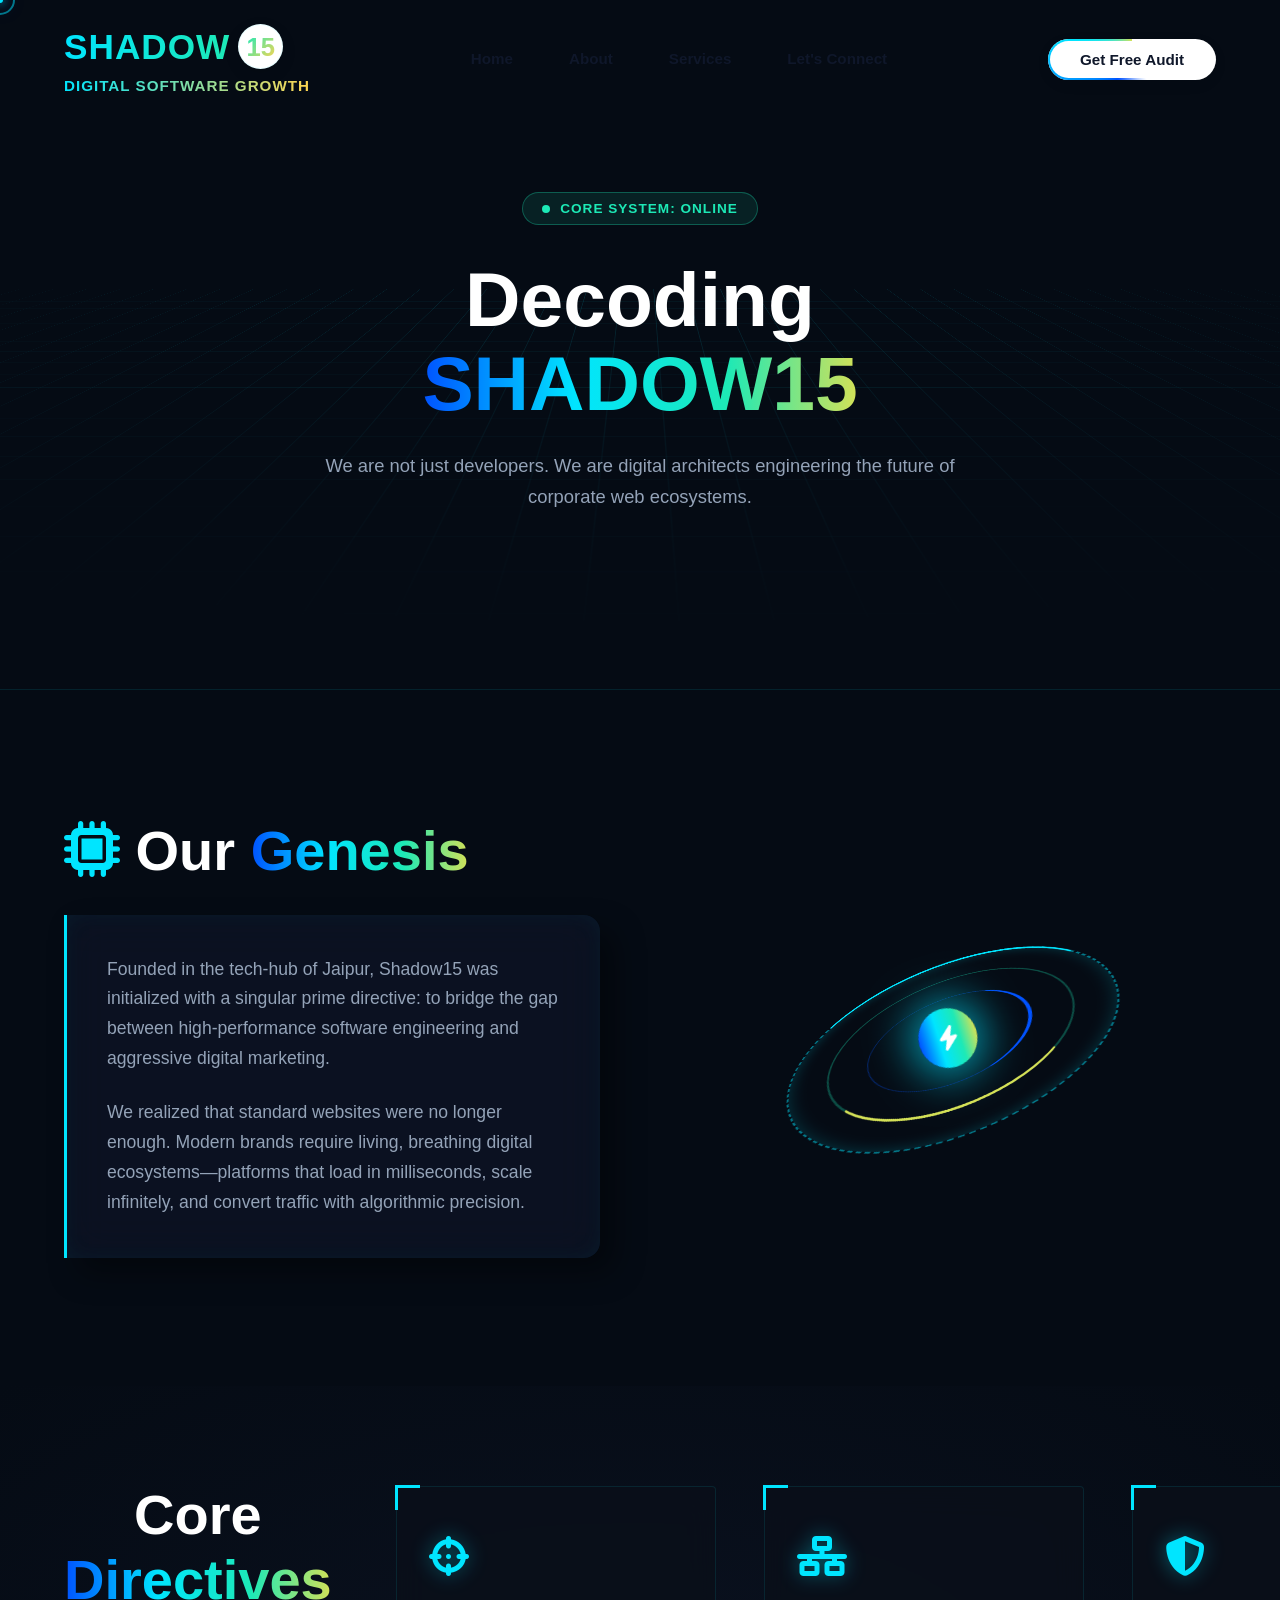
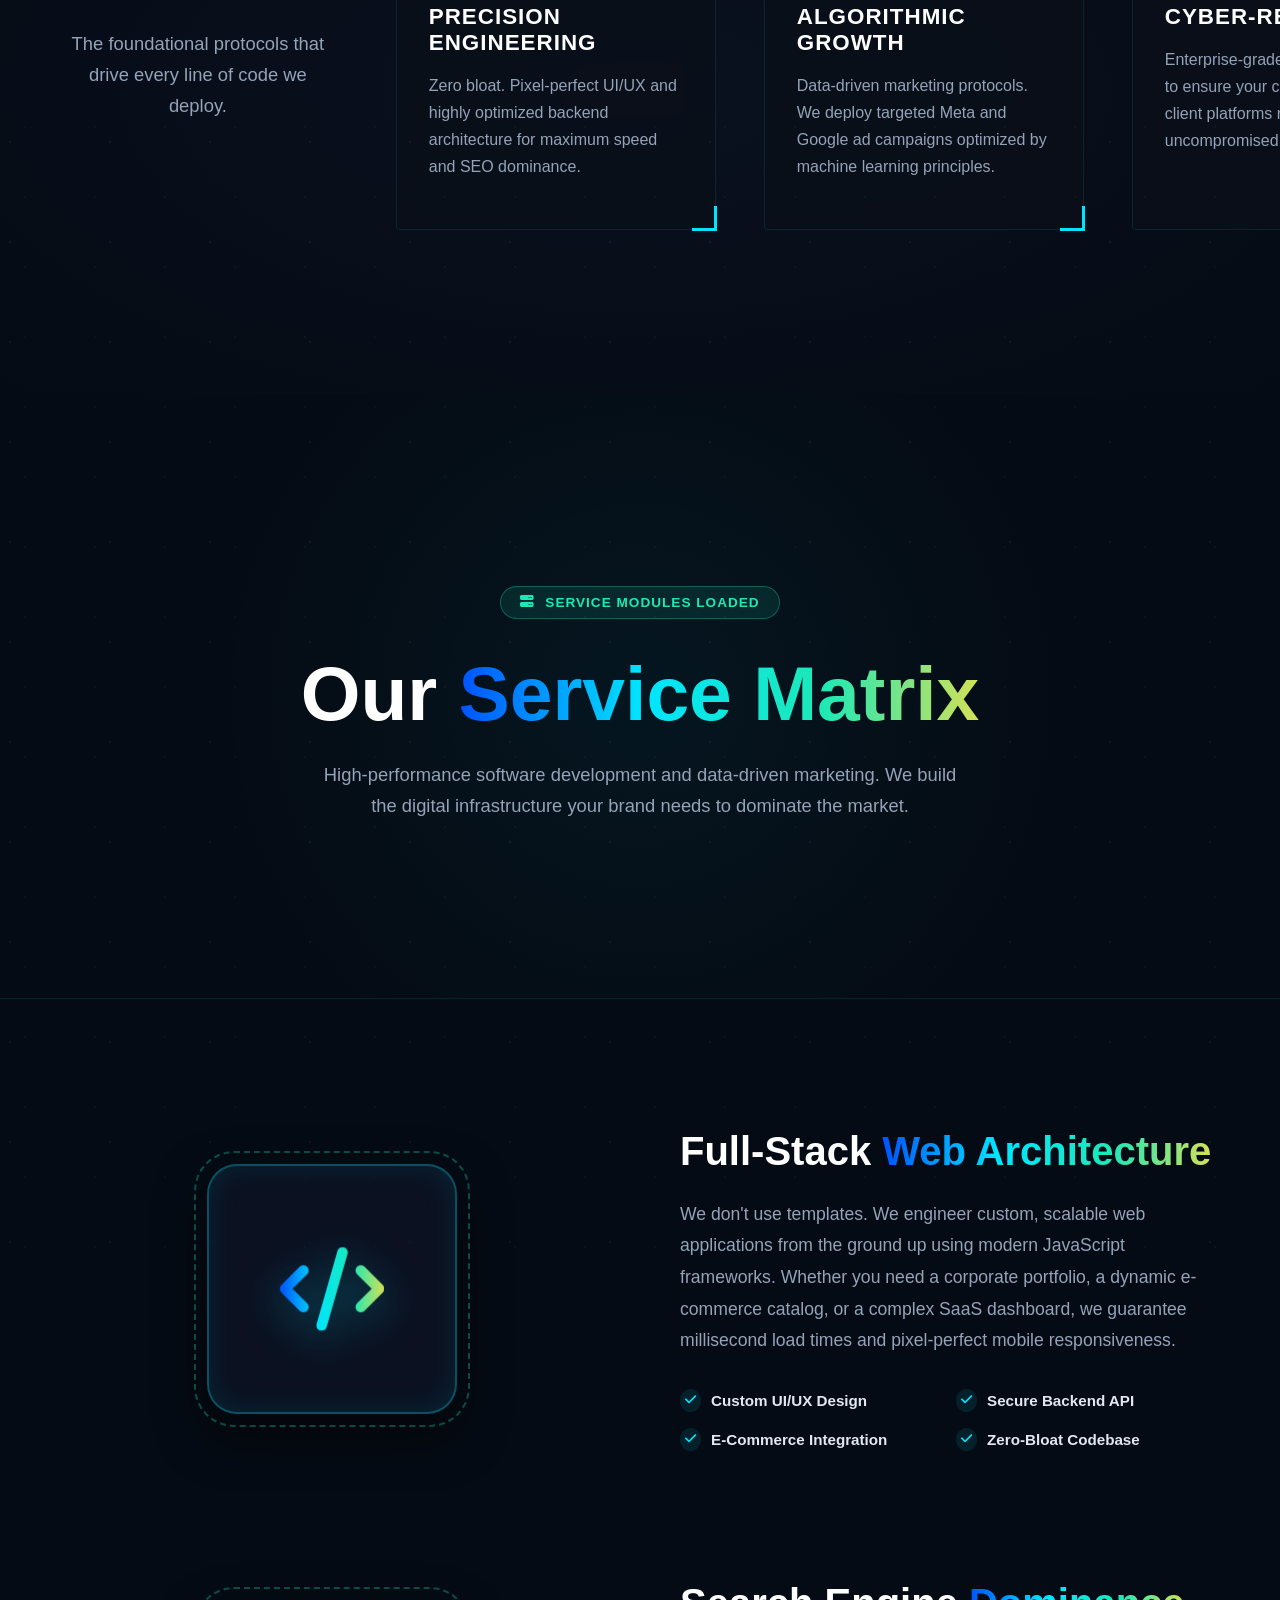
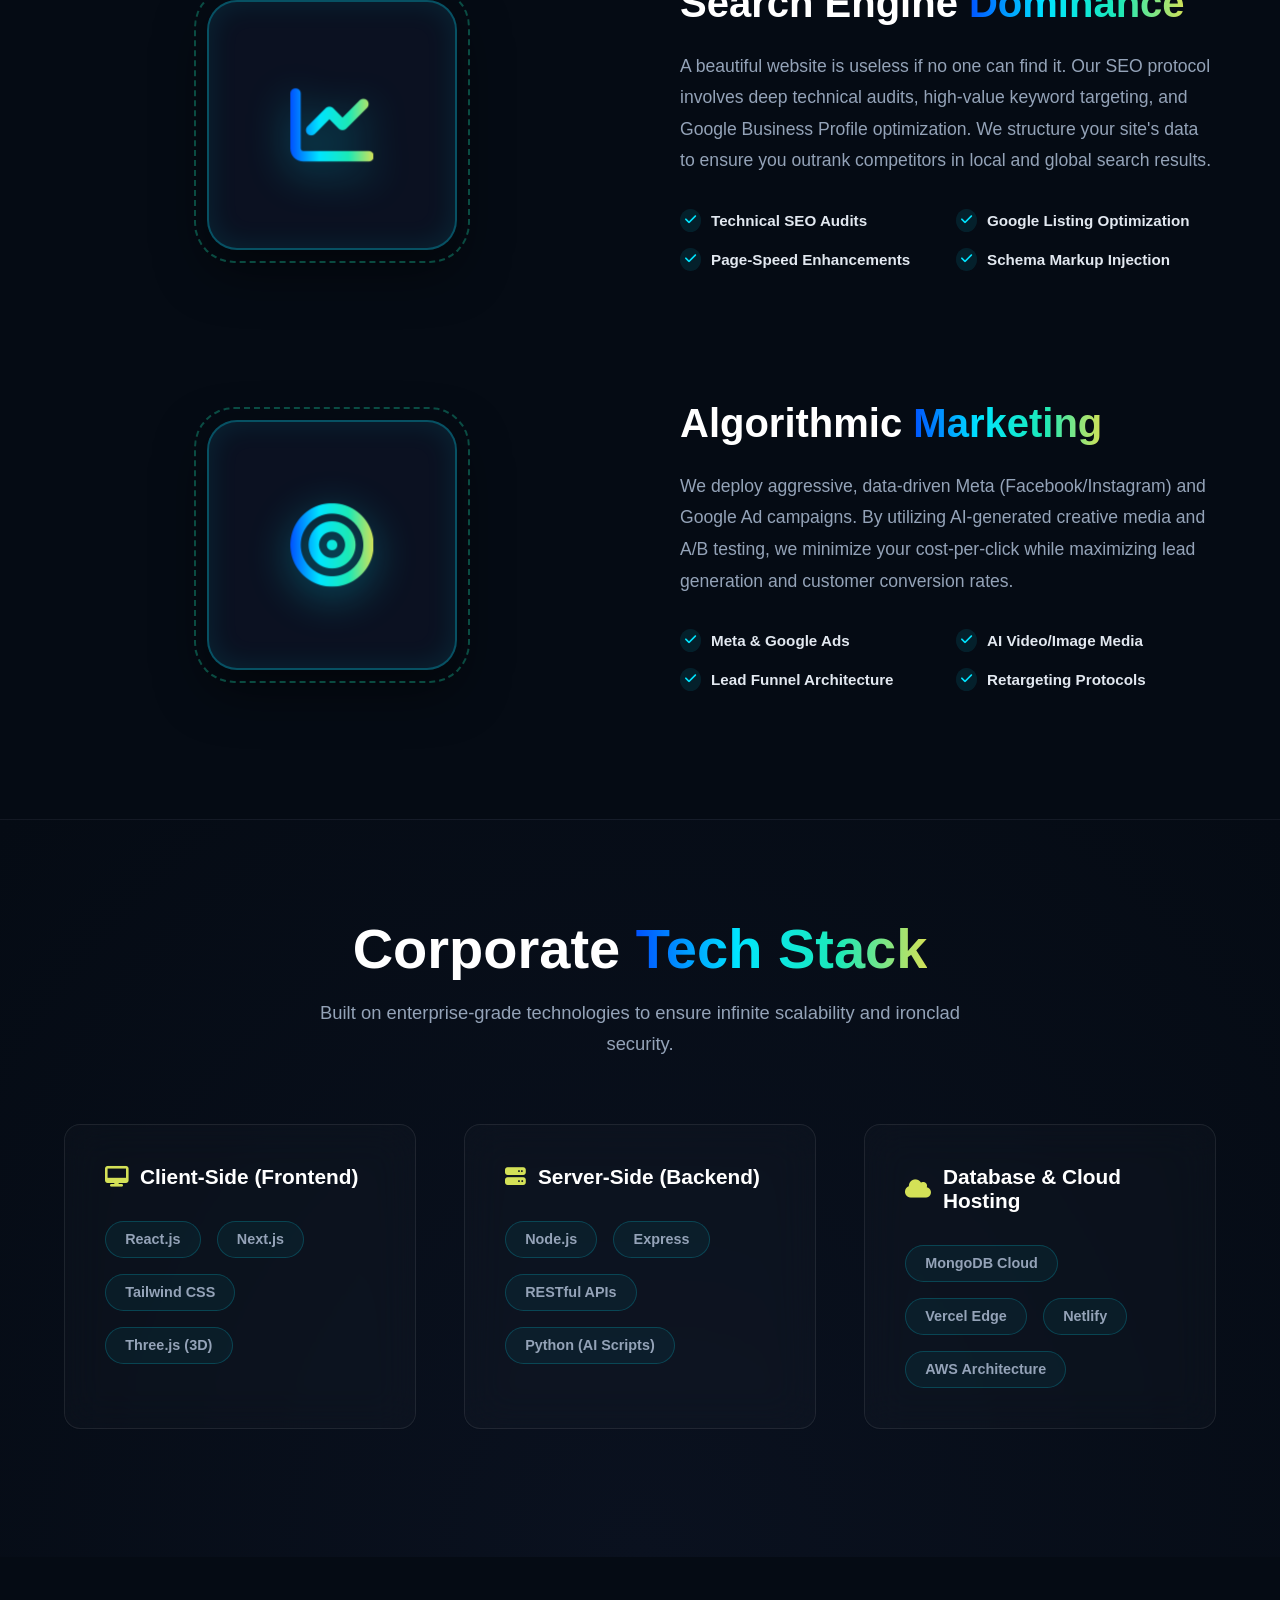
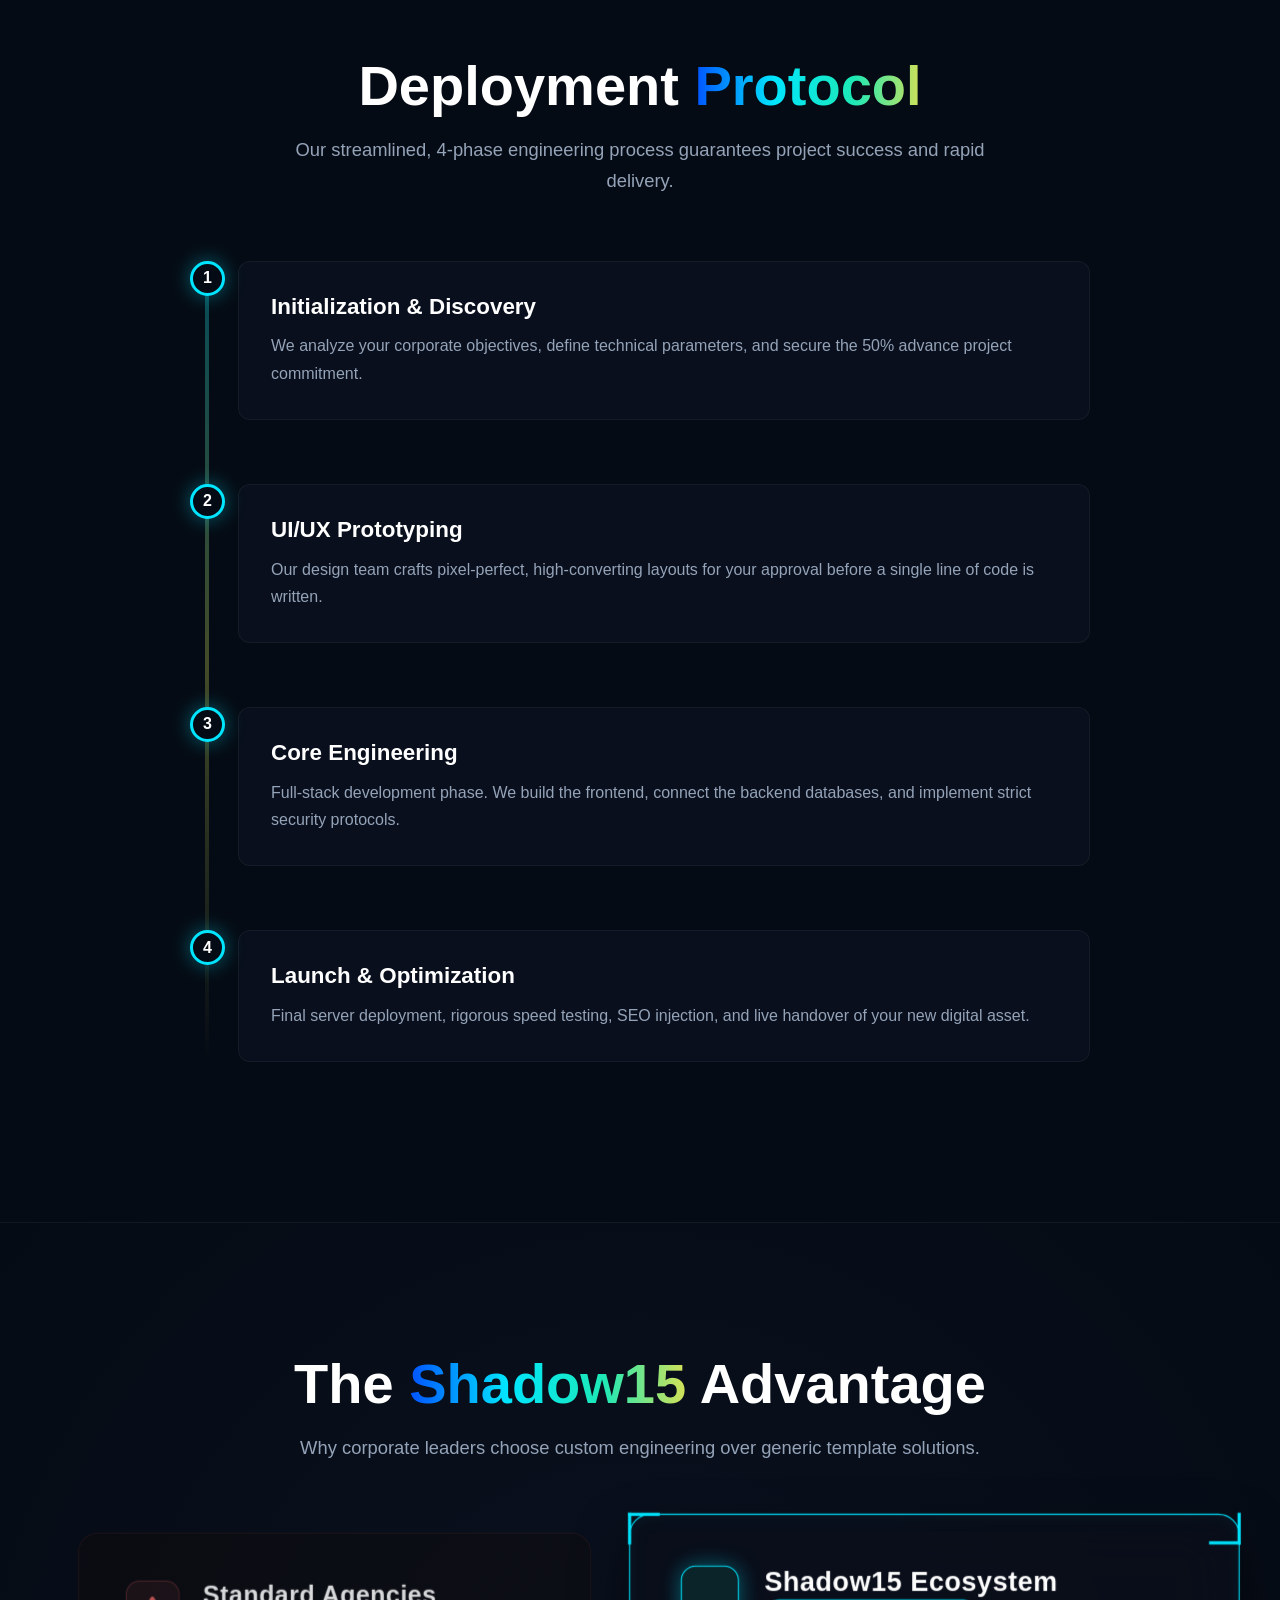
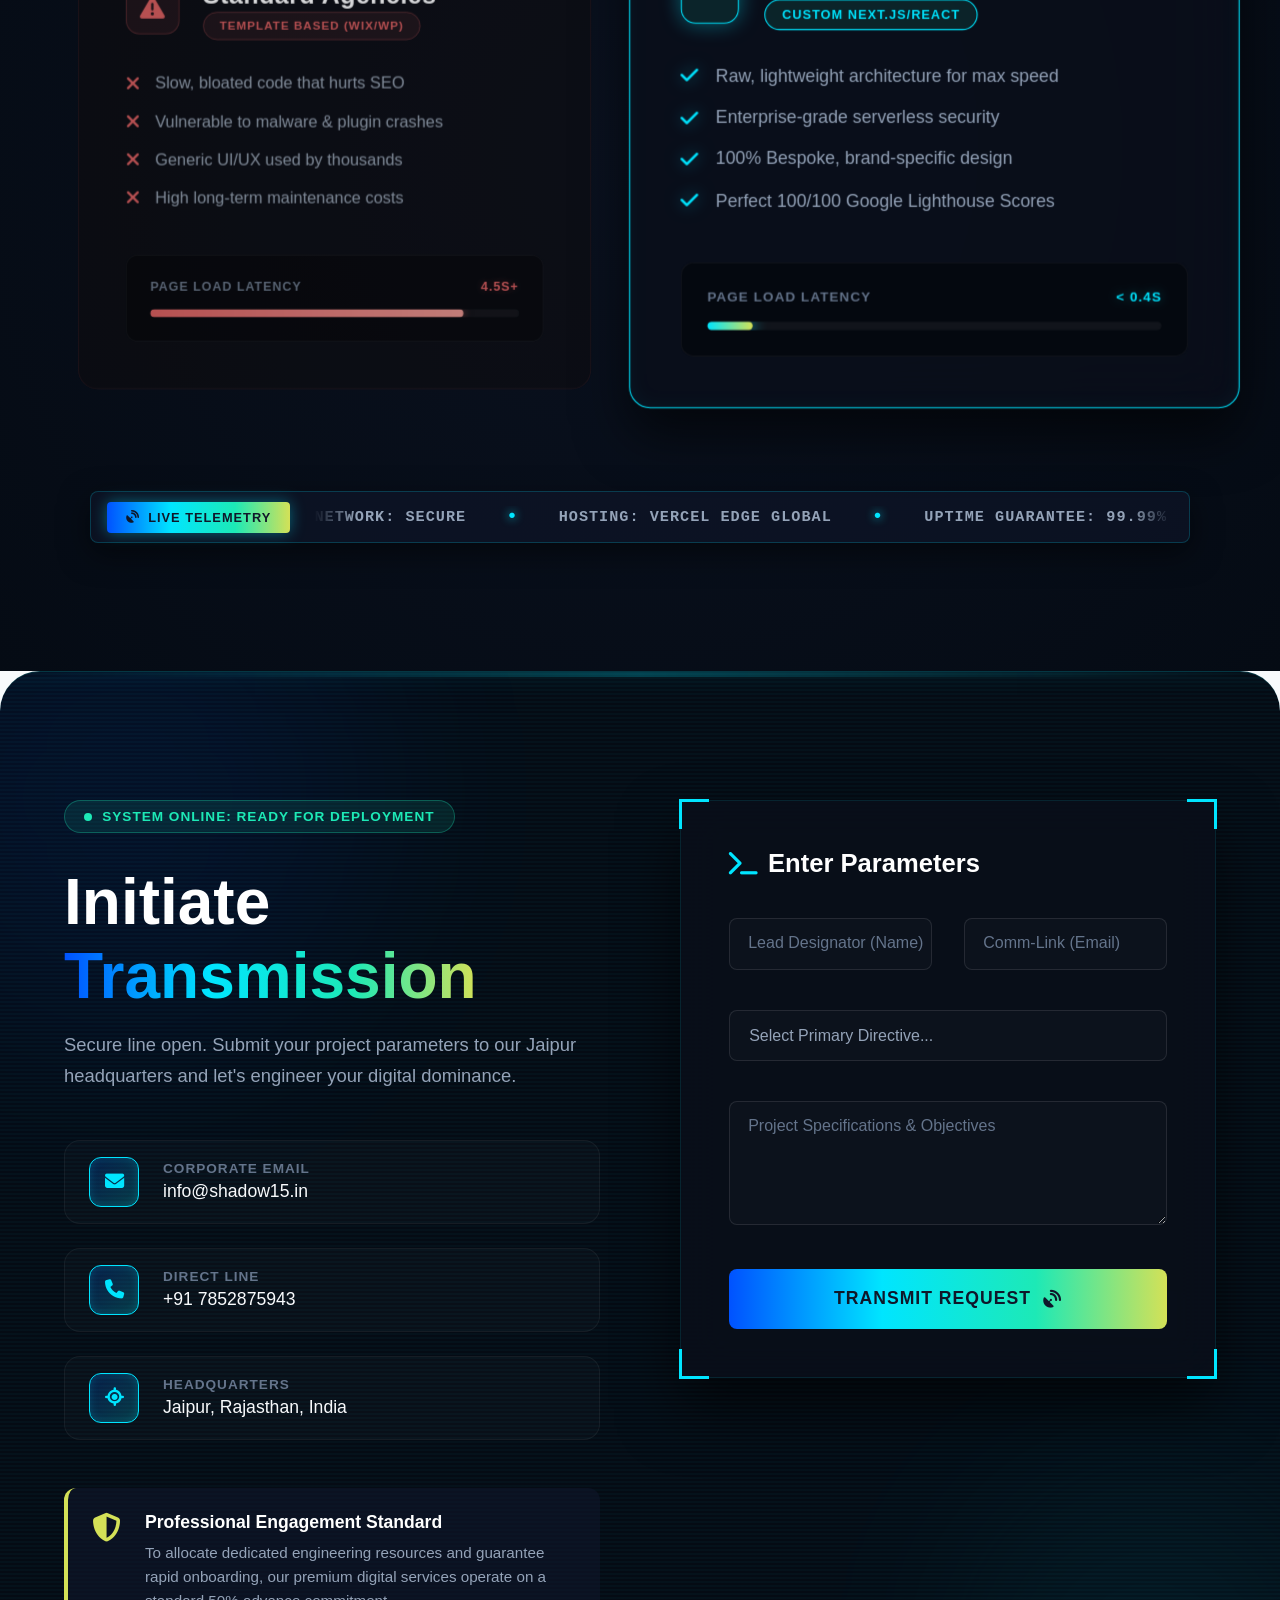
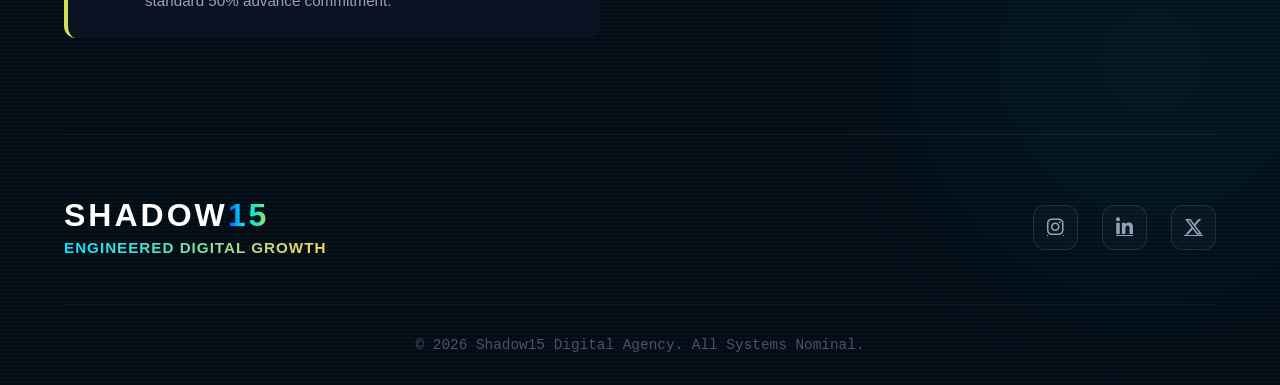
<file: about.html>
<!DOCTYPE html>
<html lang="en">
<head>
    <meta charset="UTF-8">
    <meta name="viewport" content="width=device-width, initial-scale=1.0">
    <title>Shadow15 | Digital Software Growth</title>
    
    <link rel="stylesheet" href="https://cdnjs.cloudflare.com/ajax/libs/font-awesome/6.4.0/css/all.min.css">
    
    <link rel="stylesheet" href="style.css">
</head>
<body class="loading">

    <div id="preloader">
        <div class="preloader-content">
            <div id="typewriter-text" class="preloader-brand"></div>
            <div class="progress-container">
                <div class="progress-bar" id="progress-bar"></div>
            </div>
        </div>
    </div>
<!-- ===== HEADER START ===== -->
<header id="main-header">

    <nav>

        <!-- Brand Logo Start -->
        <div class="nav-brand">

            <a href="index.html" class="brand-text-link">

                <div class="brand-text-wrapper">

                    <!-- Logo Top Line -->
                    <div class="brand-top-line">

                        <span class="brand-shadow-text">SHADOW</span>

                        <!-- 15 Badge -->
                        <div class="brand-badge-15">
                            <span class="badge-num">15</span>
                        </div>

                    </div>

                    <!-- Brand Tagline -->
                    <div class="brand-tagline">Digital Software Growth</div>

                </div>

            </a>

        </div>
        <!-- Brand Logo End -->


        <!-- Mobile Menu Start -->
        <div class="menu-toggle" id="mobile-menu">
            <span class="bar"></span><span class="bar"></span><span class="bar"></span>
        </div>
        <!-- Mobile Menu End -->


        <!-- Navigation Links Start -->
        <ul class="nav-links" id="nav-links">

            <li><a href="index.html" class="nav-item active">Home</a></li>

            <li><a href="about.html" class="nav-item">About</a></li>

            <li><a href="service.html" class="nav-item">Services</a></li>

            <li><a href="contact.html" class="nav-item">Let's Connect</a></li>


            <!-- Mobile CTA Start -->
            <li class="mobile-cta-wrapper">

                <a href="contact.html" class="nav-cta">
                    <span class="cta-text">Get Free Audit</span>
                </a>

            </li>
            <!-- Mobile CTA End -->

        </ul>
        <!-- Navigation Links End -->


        <!-- Desktop CTA Start -->
        <div class="nav-action" id="nav-action">

            <a href="contact.html" class="nav-cta">
                <span class="cta-text">Get Free Audit</span>
            </a>

        </div>
        <!-- Desktop CTA End -->

    </nav>

</header>
<!-- ===== HEADER END ===== -->

<div class="cursor-dot" id="cursor-dot"></div>
    <div class="cursor-ring" id="cursor-ring"></div>

    <main class="main-wrapper">
    
        <main class="about-page-main">
        
        <section class="about-hero">
            <div class="cyber-grid-bg"></div> 
            
            <div class="about-hero-content reveal-up">
                <div class="system-status">
                    <span class="status-dot"></span> Core System: Online
                </div>
                
                <h1 class="hero-title text-light">
                    Decoding <br><span class="text-gradient">SHADOW15</span>
                </h1>
                
                <p class="hero-subtitle text-light-muted">
                    We are not just developers. We are digital architects engineering the future of corporate web ecosystems.
                </p>
            </div>
        </section>

        <section class="genesis-section">
            <div class="about-container genesis-container">
                
                <div class="genesis-text reveal-up">
                    <h2 class="section-title text-light">
                        <i class="fa-solid fa-microchip" style="color: var(--cyan);"></i> Our <span class="text-gradient">Genesis</span>
                    </h2>
                    
                    <div class="terminal-text-box">
                        <p class="text-light-muted">
                            Founded in the tech-hub of Jaipur, Shadow15 was initialized with a singular prime directive: to bridge the gap between high-performance software engineering and aggressive digital marketing.
                        </p>
                        <p class="text-light-muted">
                            We realized that standard websites were no longer enough. Modern brands require living, breathing digital ecosystems—platforms that load in milliseconds, scale infinitely, and convert traffic with algorithmic precision.
                        </p>
                    </div>
                </div>
                
                <div class="genesis-visual reveal-up" style="transition-delay: 0.2s;">
                    <div class="tech-cube-wrapper">
                        <div class="cyber-core">
                            <div class="core-ring core-ring-1"></div>
                            <div class="core-ring core-ring-2"></div>
                            <div class="core-ring core-ring-3"></div>
                            <div class="core-center"><i class="fa-solid fa-bolt"></i></div>
                        </div>
                    </div>
                </div>
                
            </div>
        </section>

        <section class="directives-section">
            <div class="about-container">
                
                <div class="section-header reveal-up" style="position: relative; z-index: 2;">
                    <h2 class="section-title text-light">Core <span class="text-gradient">Directives</span></h2>
                    <p class="section-desc text-light-muted">The foundational protocols that drive every line of code we deploy.</p>
                </div>

                <div class="directives-grid" style="position: relative; z-index: 2;">
                    
                    <div class="hud-card reveal-up" style="transition-delay: 0.1s;">
                        <div class="hud-corner top-left"></div>
                        <div class="hud-corner bottom-right"></div>
                        
                        <div class="hud-icon"><i class="fa-solid fa-crosshairs"></i></div>
                        <h3>Precision Engineering</h3>
                        <p>Zero bloat. Pixel-perfect UI/UX and highly optimized backend architecture for maximum speed and SEO dominance.</p>
                    </div>

                    <div class="hud-card reveal-up" style="transition-delay: 0.2s;">
                        <div class="hud-corner top-left"></div>
                        <div class="hud-corner bottom-right"></div>
                        
                        <div class="hud-icon"><i class="fa-solid fa-network-wired"></i></div>
                        <h3>Algorithmic Growth</h3>
                        <p>Data-driven marketing protocols. We deploy targeted Meta and Google ad campaigns optimized by machine learning principles.</p>
                    </div>

                    <div class="hud-card reveal-up" style="transition-delay: 0.3s;">
                        <div class="hud-corner top-left"></div>
                        <div class="hud-corner bottom-right"></div>
                        
                        <div class="hud-icon"><i class="fa-solid fa-shield-halved"></i></div>
                        <h3>Cyber-Resilience</h3>
                        <p>Enterprise-grade security standards to ensure your corporate data and client platforms remain completely uncompromised.</p>
                    </div>
                    
                </div>
            </div>
        </section>

        <section class="services-hero">
            <div class="particle-network"></div>
            
            <div class="services-hero-content reveal-up">
                <div class="system-status">
                    <i class="fa-solid fa-server"></i> Service Modules Loaded
                </div>
                
                <h1 class="hero-title text-light">
                    Our <span class="text-gradient">Service Matrix</span>
                </h1>
                
                <p class="hero-subtitle text-light-muted">
                    High-performance software development and data-driven marketing. We build the digital infrastructure your brand needs to dominate the market.
                </p>
            </div>
        </section>

        <section class="core-services-section">
            <div class="services-container">
                
                <div class="service-detail-card reveal-up">
                    <div class="service-visual">
                        <div class="cyber-icon-hex">
                            <i class="fa-solid fa-code"></i>
                        </div>
                    </div>
                    <div class="service-info">
                        <h2 class="text-light">Full-Stack <span class="text-gradient">Web Architecture</span></h2>
                        <p class="text-light-muted">We don't use templates. We engineer custom, scalable web applications from the ground up using modern JavaScript frameworks. Whether you need a corporate portfolio, a dynamic e-commerce catalog, or a complex SaaS dashboard, we guarantee millisecond load times and pixel-perfect mobile responsiveness.</p>
                        
                        <div class="service-features">
                            <span><i class="fa-solid fa-check"></i> Custom UI/UX Design</span>
                            <span><i class="fa-solid fa-check"></i> Secure Backend API</span>
                            <span><i class="fa-solid fa-check"></i> E-Commerce Integration</span>
                            <span><i class="fa-solid fa-check"></i> Zero-Bloat Codebase</span>
                        </div>
                    </div>
                </div>

                <div class="service-detail-card reveal-up reverse-layout">
                    <div class="service-info">
                        <h2 class="text-light">Search Engine <span class="text-gradient">Dominance</span></h2>
                        <p class="text-light-muted">A beautiful website is useless if no one can find it. Our SEO protocol involves deep technical audits, high-value keyword targeting, and Google Business Profile optimization. We structure your site's data to ensure you outrank competitors in local and global search results.</p>
                        
                        <div class="service-features">
                            <span><i class="fa-solid fa-check"></i> Technical SEO Audits</span>
                            <span><i class="fa-solid fa-check"></i> Google Listing Optimization</span>
                            <span><i class="fa-solid fa-check"></i> Page-Speed Enhancements</span>
                            <span><i class="fa-solid fa-check"></i> Schema Markup Injection</span>
                        </div>
                    </div>
                    <div class="service-visual">
                        <div class="cyber-icon-hex">
                            <i class="fa-solid fa-chart-line"></i>
                        </div>
                    </div>
                </div>

                <div class="service-detail-card reveal-up">
                    <div class="service-visual">
                        <div class="cyber-icon-hex">
                            <i class="fa-solid fa-bullseye"></i>
                        </div>
                    </div>
                    <div class="service-info">
                        <h2 class="text-light">Algorithmic <span class="text-gradient">Marketing</span></h2>
                        <p class="text-light-muted">We deploy aggressive, data-driven Meta (Facebook/Instagram) and Google Ad campaigns. By utilizing AI-generated creative media and A/B testing, we minimize your cost-per-click while maximizing lead generation and customer conversion rates.</p>
                        
                        <div class="service-features">
                            <span><i class="fa-solid fa-check"></i> Meta & Google Ads</span>
                            <span><i class="fa-solid fa-check"></i> AI Video/Image Media</span>
                            <span><i class="fa-solid fa-check"></i> Lead Funnel Architecture</span>
                            <span><i class="fa-solid fa-check"></i> Retargeting Protocols</span>
                        </div>
                    </div>
                </div>

            </div>
        </section>

        <section class="tech-stack-section">
            <div class="services-container">
                <div class="section-header reveal-up text-center">
                    <h2 class="section-title text-light">Corporate <span class="text-gradient">Tech Stack</span></h2>
                    <p class="section-desc text-light-muted">Built on enterprise-grade technologies to ensure infinite scalability and ironclad security.</p>
                </div>

                <div class="stack-grid reveal-up">
                    <div class="stack-category">
                        <h3><i class="fa-solid fa-desktop"></i> Client-Side (Frontend)</h3>
                        <div class="tech-tags">
                            <span class="tech-tag">React.js</span>
                            <span class="tech-tag">Next.js</span>
                            <span class="tech-tag">Tailwind CSS</span>
                            <span class="tech-tag">Three.js (3D)</span>
                        </div>
                    </div>

                    <div class="stack-category">
                        <h3><i class="fa-solid fa-server"></i> Server-Side (Backend)</h3>
                        <div class="tech-tags">
                            <span class="tech-tag">Node.js</span>
                            <span class="tech-tag">Express</span>
                            <span class="tech-tag">RESTful APIs</span>
                            <span class="tech-tag">Python (AI Scripts)</span>
                        </div>
                    </div>

                    <div class="stack-category">
                        <h3><i class="fa-solid fa-cloud"></i> Database & Cloud Hosting</h3>
                        <div class="tech-tags">
                            <span class="tech-tag">MongoDB Cloud</span>
                            <span class="tech-tag">Vercel Edge</span>
                            <span class="tech-tag">Netlify</span>
                            <span class="tech-tag">AWS Architecture</span>
                        </div>
                    </div>
                </div>
            </div>
        </section>

        <section class="deployment-protocol">
            <div class="services-container">
                <div class="section-header reveal-up text-center">
                    <h2 class="section-title text-light">Deployment <span class="text-gradient">Protocol</span></h2>
                    <p class="section-desc text-light-muted">Our streamlined, 4-phase engineering process guarantees project success and rapid delivery.</p>
                </div>

                <div class="timeline-container reveal-up">
                    <div class="timeline-line"></div>
                    
                    <div class="timeline-step">
                        <div class="step-dot">1</div>
                        <div class="step-content">
                            <h4>Initialization & Discovery</h4>
                            <p>We analyze your corporate objectives, define technical parameters, and secure the 50% advance project commitment.</p>
                        </div>
                    </div>

                    <div class="timeline-step">
                        <div class="step-dot">2</div>
                        <div class="step-content">
                            <h4>UI/UX Prototyping</h4>
                            <p>Our design team crafts pixel-perfect, high-converting layouts for your approval before a single line of code is written.</p>
                        </div>
                    </div>

                    <div class="timeline-step">
                        <div class="step-dot">3</div>
                        <div class="step-content">
                            <h4>Core Engineering</h4>
                            <p>Full-stack development phase. We build the frontend, connect the backend databases, and implement strict security protocols.</p>
                        </div>
                    </div>

                    <div class="timeline-step">
                        <div class="step-dot">4</div>
                        <div class="step-content">
                            <h4>Launch & Optimization</h4>
                            <p>Final server deployment, rigorous speed testing, SEO injection, and live handover of your new digital asset.</p>
                        </div>
                    </div>
                </div>
            </div>
        </section>

        <section class="advantage-section">
            <div class="services-container">
                
                <div class="section-header reveal-up text-center">
                    <h2 class="section-title text-light">The <span class="text-gradient">Shadow15</span> Advantage</h2>
                    <p class="section-desc text-light-muted">Why corporate leaders choose custom engineering over generic template solutions.</p>
                </div>

                <div class="comparison-grid reveal-up">
                    
                    <div class="compare-card standard-build">
                        <div class="card-header">
                            <div class="icon-box alert-box"><i class="fa-solid fa-triangle-exclamation"></i></div>
                            <div>
                                <h3>Standard Agencies</h3>
                                <span class="status-badge error-badge">Template Based (Wix/WP)</span>
                            </div>
                        </div>
                        
                        <ul class="compare-list">
                            <li><i class="fa-solid fa-xmark"></i> Slow, bloated code that hurts SEO</li>
                            <li><i class="fa-solid fa-xmark"></i> Vulnerable to malware & plugin crashes</li>
                            <li><i class="fa-solid fa-xmark"></i> Generic UI/UX used by thousands</li>
                            <li><i class="fa-solid fa-xmark"></i> High long-term maintenance costs</li>
                        </ul>
                        
                        <div class="metric-visualizer">
                            <div class="metric-label"><span>Page Load Latency</span> <span class="bad-text">4.5s+</span></div>
                            <div class="bar-track"><div class="bar-fill bad-fill" style="width: 85%;"></div></div>
                        </div>
                    </div>

                    <div class="compare-card shadow-build">
                        <div class="hud-corner top-left"></div>
                        <div class="hud-corner bottom-right"></div>

                        <div class="card-header">
                            <div class="icon-box success-box"><i class="fa-solid fa-shield-check"></i></div>
                            <div>
                                <h3>Shadow15 Ecosystem</h3>
                                <span class="status-badge success-badge">Custom Next.js/React</span>
                            </div>
                        </div>
                        
                        <ul class="compare-list">
                            <li><i class="fa-solid fa-check"></i> Raw, lightweight architecture for max speed</li>
                            <li><i class="fa-solid fa-check"></i> Enterprise-grade serverless security</li>
                            <li><i class="fa-solid fa-check"></i> 100% Bespoke, brand-specific design</li>
                            <li><i class="fa-solid fa-check"></i> Perfect 100/100 Google Lighthouse Scores</li>
                        </ul>
                        
                        <div class="metric-visualizer">
                            <div class="metric-label"><span>Page Load Latency</span> <span class="good-text">< 0.4s</span></div>
                            <div class="bar-track"><div class="bar-fill good-fill" style="width: 10%;"></div></div>
                        </div>
                    </div>

                </div>

                <div class="telemetry-ticker-wrapper reveal-up">
                    <div class="ticker-label"><i class="fa-solid fa-satellite-dish pulse-icon"></i> LIVE TELEMETRY</div>
                    <div class="ticker-overflow">
                        <div class="ticker-track">
                            <span><span class="t-highlight">NETWORK:</span> SECURE</span>
                            <span class="spacer">•</span>
                            <span><span class="t-highlight">HOSTING:</span> VERCEL EDGE GLOBAL</span>
                            <span class="spacer">•</span>
                            <span><span class="t-highlight">UPTIME GUARANTEE:</span> 99.99%</span>
                            <span class="spacer">•</span>
                            <span><span class="t-highlight">ENCRYPTION:</span> AES-256 ACTIVE</span>
                            <span class="spacer">•</span>
                            <span><span class="t-highlight">SERVER LATENCY:</span> < 12ms</span>
                            
                            <span class="spacer">•</span>
                            <span><span class="t-highlight">NETWORK:</span> SECURE</span>
                            <span class="spacer">•</span>
                            <span><span class="t-highlight">HOSTING:</span> VERCEL EDGE GLOBAL</span>
                            <span class="spacer">•</span>
                            <span><span class="t-highlight">UPTIME GUARANTEE:</span> 99.99%</span>
                            <span class="spacer">•</span>
                            <span><span class="t-highlight">ENCRYPTION:</span> AES-256 ACTIVE</span>
                            <span class="spacer">•</span>
                            <span><span class="t-highlight">SERVER LATENCY:</span> < 12ms</span>
                        </div>
                    </div>
                </div>

            </div>
        </section>

    </main>

     <!-- ===== CONNECT SECTION START ===== -->
<section id="connect" class="hyper-connect-section">

    <!-- Background Effects Start -->
    <div class="quantum-bg">

        <div class="energy-orb orb-alpha"></div>

        <div class="energy-orb orb-beta"></div>

        <div class="scan-line"></div>

        <div class="digital-noise-overlay"></div>

    </div>
    <!-- Background Effects End -->


    <!-- Connect Container Start -->
    <div class="connect-container">


        <!-- Contact Info Start -->
        <div class="connect-info reveal-up">


            <!-- System Status -->
            <div class="system-status">

                <div class="status-dot"></div>

                <span>System Online: Ready for Deployment</span>

            </div>


            <!-- Section Heading -->
            <h2 class="section-title text-light" style="font-size:clamp(3rem,5vw,4.5rem);">

                Initiate <br>

                <span class="text-gradient">Transmission</span>

            </h2>


            <!-- Section Description -->
            <p class="connect-desc text-light-muted">
                Secure line open. Submit your project parameters to our Jaipur headquarters and let's engineer your digital dominance.
            </p>


            <!-- Contact Details Start -->
            <div class="contact-details-grid">


                <!-- Email -->
                <div class="contact-item-3d">

                    <div class="icon-cube">
                        <i class="fa-solid fa-envelope"></i>
                    </div>

                    <div class="item-text">

                        <span class="label">Corporate Email</span>

                        <span class="value">info@shadow15.in</span>

                    </div>

                </div>


                <!-- Phone -->
                <div class="contact-item-3d">

                    <div class="icon-cube">
                        <i class="fa-solid fa-phone"></i>
                    </div>

                    <div class="item-text">

                        <span class="label">Direct Line</span>

                        <span class="value">+91 7852875943</span>

                    </div>

                </div>


                <!-- Location -->
                <div class="contact-item-3d">

                    <div class="icon-cube">
                        <i class="fa-solid fa-location-crosshairs"></i>
                    </div>

                    <div class="item-text">

                        <span class="label">Headquarters</span>

                        <span class="value">Jaipur, Rajasthan, India</span>

                    </div>

                </div>

            </div>
            <!-- Contact Details End -->


            <!-- Engagement Model Start -->
            <div class="engagement-model-pro">

                <div class="model-icon">
                    <i class="fa-solid fa-shield-halved"></i>
                </div>

                <div class="model-content">

                    <h4>Professional Engagement Standard</h4>

                    <p>
                        To allocate dedicated engineering resources and guarantee rapid onboarding, our premium digital services operate on a standard 50% advance commitment.
                    </p>

                </div>

            </div>
            <!-- Engagement Model End -->

        </div>
        <!-- Contact Info End -->


        <!-- Contact Form Wrapper Start -->
        <div class="connect-form-wrapper reveal-up" style="transition-delay:0.2s;">


            <!-- Cyber Form Container -->
            <div class="cyber-form-container">


                <!-- HUD Borders -->
                <div class="hud-bracket top-left"></div>

                <div class="hud-bracket top-right"></div>

                <div class="hud-bracket bottom-left"></div>

                <div class="hud-bracket bottom-right"></div>


                <!-- Contact Form Start -->
                <form id="contact-form" class="advanced-glass-form">


                    <!-- Form Header -->
                    <div class="form-header">

                        <h3>
                            <i class="fa-solid fa-terminal"></i> Enter Parameters
                        </h3>

                    </div>


                    <!-- Input Row -->
                    <div class="input-row">


                        <!-- Name Input -->
                        <div class="input-group">

                            <input type="text" id="name" required placeholder=" ">

                            <label for="name">
                                Lead Designator (Name)
                            </label>

                            <div class="input-highlight"></div>

                        </div>


                        <!-- Email Input -->
                        <div class="input-group">

                            <input type="email" id="email" required placeholder=" ">

                            <label for="email">
                                Comm-Link (Email)
                            </label>

                            <div class="input-highlight"></div>

                        </div>

                    </div>


                    <!-- Service Select -->
                    <div class="input-group">

                        <select id="service-select" required>

                            <option value="" disabled selected>
                                Select Primary Directive...
                            </option>

                            <option value="web">
                                Platform Architecture (Web/App)
                            </option>

                            <option value="seo">
                                Search Dominance (SEO/Google Listing)
                            </option>

                            <option value="marketing">
                                Conversion Engine (Meta/Google Ads)
                            </option>

                            <option value="full">
                                Full-Stack Digital Strategy
                            </option>

                        </select>

                        <div class="input-highlight"></div>

                    </div>


                    <!-- Message Input -->
                    <div class="input-group">

                        <textarea id="message" required placeholder=" " rows="5"></textarea>

                        <label for="message">
                            Project Specifications & Objectives
                        </label>

                        <div class="input-highlight"></div>

                    </div>


                    <!-- Submit Button -->
                    <button type="submit" class="cyber-submit-btn" id="submit-btn">

                        <span class="btn-text">Transmit Request</span>

                        <i class="fa-solid fa-satellite-dish pulse-icon"></i>

                    </button>

                </form>
                <!-- Contact Form End -->

            </div>

        </div>
        <!-- Contact Form Wrapper End -->


    </div>
    <!-- Connect Container End -->


    <!-- Footer Start -->
    <footer class="site-footer-pro">


        <!-- Footer Content -->
        <div class="footer-content-pro">


            <!-- Footer Brand -->
            <div class="footer-brand-wrap">

                <div class="footer-brand">
                    SHADOW<span class="text-gradient">15</span>
                </div>

                <div class="brand-tagline">
                    Engineered Digital Growth
                </div>

            </div>


            <!-- Social Links -->
            <div class="social-links-pro">

                <a href="#" class="social-node">
                    <i class="fa-brands fa-instagram"></i>
                </a>

                <a href="#" class="social-node">
                    <i class="fa-brands fa-linkedin-in"></i>
                </a>

                <a href="#" class="social-node">
                    <i class="fa-brands fa-x-twitter"></i>
                </a>

            </div>

        </div>


        <!-- Footer Bottom -->
        <div class="footer-bottom">

            <p class="copyright">
                &copy; 2026 Shadow15 Digital Agency. All Systems Nominal.
            </p>

        </div>

    </footer>
    <!-- Footer End -->

</section>
<!-- ===== CONNECT SECTION END ===== -->
        
    </main>

    <script src="script.js"></script>
</body>
</html>
</file>
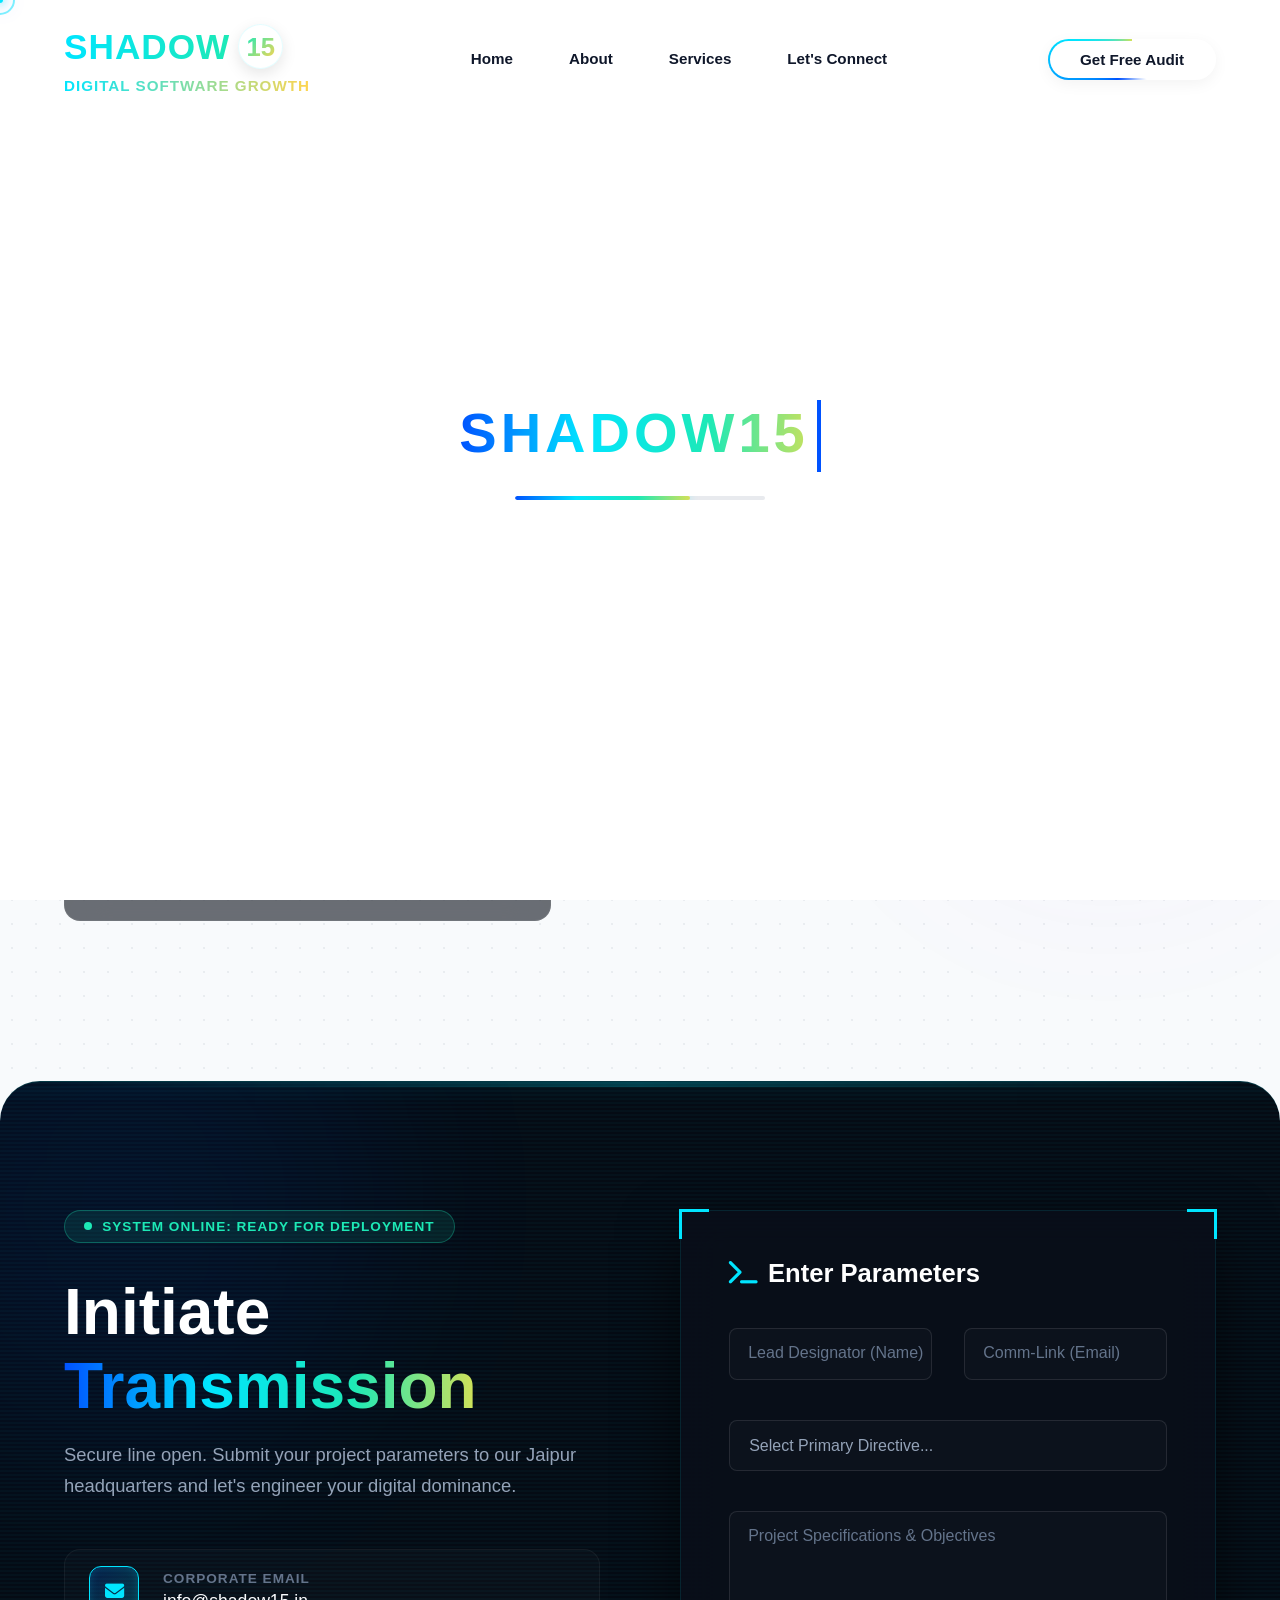
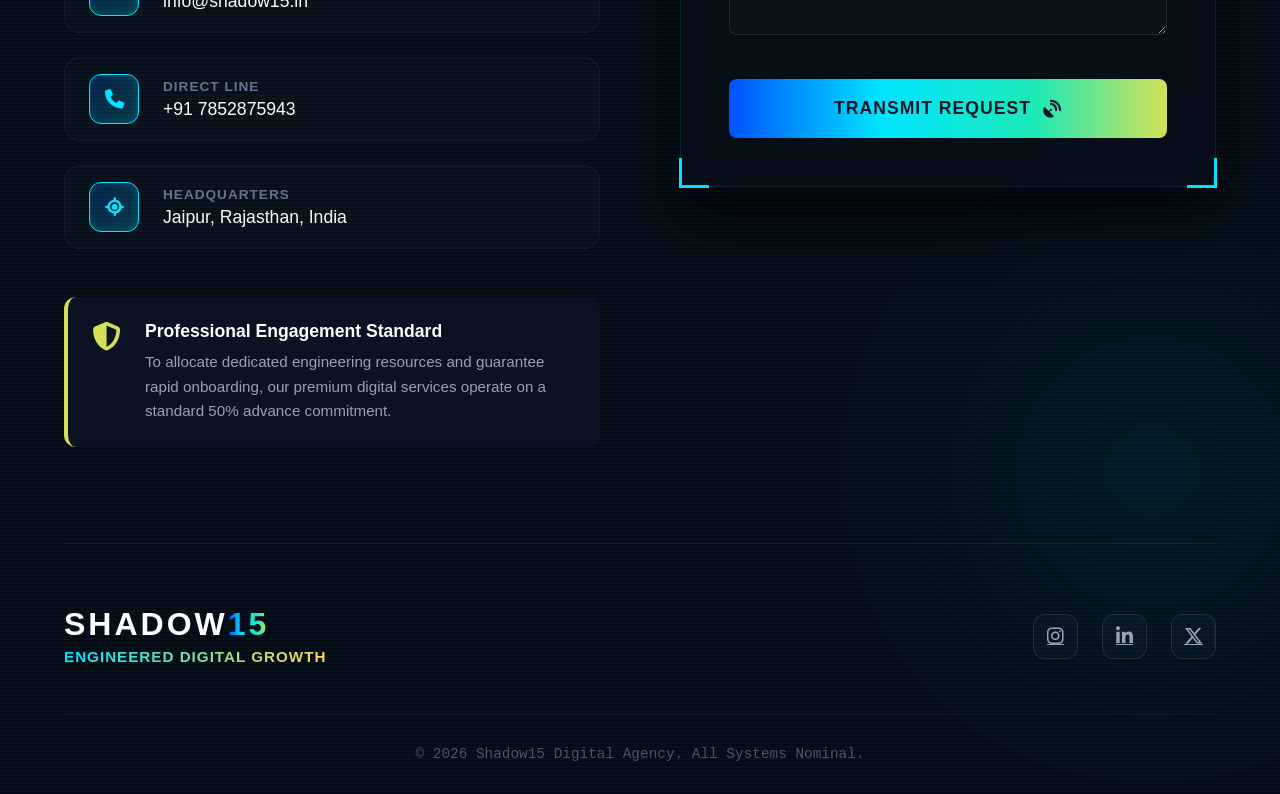
<file: contact.html>
<!DOCTYPE html>
<html lang="en">
<head>
    <meta charset="UTF-8">
    <meta name="viewport" content="width=device-width, initial-scale=1.0">
    <title>Shadow15 | Digital Software Growth</title>
    
    <link rel="stylesheet" href="https://cdnjs.cloudflare.com/ajax/libs/font-awesome/6.4.0/css/all.min.css">
    
    <link rel="stylesheet" href="style.css">
</head>
<body class="loading">

    <div id="preloader">
        <div class="preloader-content">
            <div id="typewriter-text" class="preloader-brand"></div>
            <div class="progress-container">
                <div class="progress-bar" id="progress-bar"></div>
            </div>
        </div>
    </div>
<!-- ===== HEADER START ===== -->
<header id="main-header">

    <nav>

        <!-- Brand Logo Start -->
        <div class="nav-brand">

            <a href="index.html" class="brand-text-link">

                <div class="brand-text-wrapper">

                    <!-- Logo Top Line -->
                    <div class="brand-top-line">

                        <span class="brand-shadow-text">SHADOW</span>

                        <!-- 15 Badge -->
                        <div class="brand-badge-15">
                            <span class="badge-num">15</span>
                        </div>

                    </div>

                    <!-- Brand Tagline -->
                    <div class="brand-tagline">Digital Software Growth</div>

                </div>

            </a>

        </div>
        <!-- Brand Logo End -->


        <!-- Mobile Menu Start -->
        <div class="menu-toggle" id="mobile-menu">
            <span class="bar"></span><span class="bar"></span><span class="bar"></span>
        </div>
        <!-- Mobile Menu End -->


        <!-- Navigation Links Start -->
        <ul class="nav-links" id="nav-links">

            <li><a href="index.html" class="nav-item active">Home</a></li>

            <li><a href="about.html" class="nav-item">About</a></li>

            <li><a href="service.html" class="nav-item">Services</a></li>

            <li><a href="contact.html" class="nav-item">Let's Connect</a></li>


            <!-- Mobile CTA Start -->
            <li class="mobile-cta-wrapper">

                <a href="contact.html" class="nav-cta">
                    <span class="cta-text">Get Free Audit</span>
                </a>

            </li>
            <!-- Mobile CTA End -->

        </ul>
        <!-- Navigation Links End -->


        <!-- Desktop CTA Start -->
        <div class="nav-action" id="nav-action">

            <a href="contact.html" class="nav-cta">
                <span class="cta-text">Get Free Audit</span>
            </a>

        </div>
        <!-- Desktop CTA End -->

    </nav>

</header>
<!-- ===== HEADER END ===== -->

<div class="cursor-dot" id="cursor-dot"></div>
    <div class="cursor-ring" id="cursor-ring"></div>

    <main class="main-wrapper">
 
<section class="contact-matrix-section">
            <div class="contact-container">
                
                <div class="contact-grid">
                    
                    <div class="contact-pitch reveal-up">
                        <div class="system-status">
                            <i class="fa-solid fa-handshake-angle"></i> Premium Agency Onboarding
                        </div>
                        
                        <h2 class="text-light">Your Vision.<br><span class="text-gradient">Our Architecture.</span></h2>
                        
                        <p class="text-light-muted" style="margin-bottom: 3rem; font-size: 1.1rem; line-height: 1.8;">
                            We partner with ambitious corporate brands to engineer digital experiences that dominate markets. Submit your details, and experience the Shadow15 difference.
                        </p>

                        <div class="partnership-benefits">
                            
                            <div class="benefit-card glass-panel">
                                <div class="benefit-icon"><i class="fa-solid fa-chess-knight"></i></div>
                                <div class="benefit-content">
                                    <h3 class="text-light">Strategic Discovery</h3>
                                    <p class="text-light-muted">We don't just take orders. We analyze your market and provide a comprehensive technical roadmap before development begins.</p>
                                </div>
                            </div>

                            <div class="benefit-card glass-panel">
                                <div class="benefit-icon"><i class="fa-solid fa-gem"></i></div>
                                <div class="benefit-content">
                                    <h3 class="text-light">Bespoke Engineering</h3>
                                    <p class="text-light-muted">No generic templates. Your project is custom-engineered from the ground up for maximum speed, security, and ROI.</p>
                                </div>
                            </div>

                            <div class="benefit-card glass-panel">
                                <div class="benefit-icon"><i class="fa-solid fa-headset"></i></div>
                                <div class="benefit-content">
                                    <h3 class="text-light">Dedicated Concierge</h3>
                                    <p class="text-light-muted">You receive direct access to our core engineering team and a dedicated project manager. Zero communication bottlenecks.</p>
                                </div>
                            </div>

                        </div>
                    </div>

                    <div class="contact-terminal reveal-up" style="transition-delay: 0.2s;">
                        
                        <div class="hud-corner top-left"></div>
                        <div class="hud-corner top-right"></div>
                        <div class="hud-corner bottom-left"></div>
                        <div class="hud-corner bottom-right"></div>

                        <div class="terminal-header">
                            <h3><i class="fa-solid fa-envelope-open-text"></i> Priority Intake Portal</h3>
                            <span class="encryption-badge"><i class="fa-solid fa-shield-check"></i> 24h Response</span>
                        </div>

                        <div class="custom-form-integration-slot">
                            
                            </div>
                        </div>

                </div>
            </div>
        </section>
        
     <!-- ===== CONNECT SECTION START ===== -->
<section id="connect" class="hyper-connect-section">

    <!-- Background Effects Start -->
    <div class="quantum-bg">

        <div class="energy-orb orb-alpha"></div>

        <div class="energy-orb orb-beta"></div>

        <div class="scan-line"></div>

        <div class="digital-noise-overlay"></div>

    </div>
    <!-- Background Effects End -->


    <!-- Connect Container Start -->
    <div class="connect-container">


        <!-- Contact Info Start -->
        <div class="connect-info reveal-up">


            <!-- System Status -->
            <div class="system-status">

                <div class="status-dot"></div>

                <span>System Online: Ready for Deployment</span>

            </div>


            <!-- Section Heading -->
            <h2 class="section-title text-light" style="font-size:clamp(3rem,5vw,4.5rem);">

                Initiate <br>

                <span class="text-gradient">Transmission</span>

            </h2>


            <!-- Section Description -->
            <p class="connect-desc text-light-muted">
                Secure line open. Submit your project parameters to our Jaipur headquarters and let's engineer your digital dominance.
            </p>


            <!-- Contact Details Start -->
            <div class="contact-details-grid">


                <!-- Email -->
                <div class="contact-item-3d">

                    <div class="icon-cube">
                        <i class="fa-solid fa-envelope"></i>
                    </div>

                    <div class="item-text">

                        <span class="label">Corporate Email</span>

                        <span class="value">info@shadow15.in</span>

                    </div>

                </div>


                <!-- Phone -->
                <div class="contact-item-3d">

                    <div class="icon-cube">
                        <i class="fa-solid fa-phone"></i>
                    </div>

                    <div class="item-text">

                        <span class="label">Direct Line</span>

                        <span class="value">+91 7852875943</span>

                    </div>

                </div>


                <!-- Location -->
                <div class="contact-item-3d">

                    <div class="icon-cube">
                        <i class="fa-solid fa-location-crosshairs"></i>
                    </div>

                    <div class="item-text">

                        <span class="label">Headquarters</span>

                        <span class="value">Jaipur, Rajasthan, India</span>

                    </div>

                </div>

            </div>
            <!-- Contact Details End -->


            <!-- Engagement Model Start -->
            <div class="engagement-model-pro">

                <div class="model-icon">
                    <i class="fa-solid fa-shield-halved"></i>
                </div>

                <div class="model-content">

                    <h4>Professional Engagement Standard</h4>

                    <p>
                        To allocate dedicated engineering resources and guarantee rapid onboarding, our premium digital services operate on a standard 50% advance commitment.
                    </p>

                </div>

            </div>
            <!-- Engagement Model End -->

        </div>
        <!-- Contact Info End -->


        <!-- Contact Form Wrapper Start -->
        <div class="connect-form-wrapper reveal-up" style="transition-delay:0.2s;">


            <!-- Cyber Form Container -->
            <div class="cyber-form-container">


                <!-- HUD Borders -->
                <div class="hud-bracket top-left"></div>

                <div class="hud-bracket top-right"></div>

                <div class="hud-bracket bottom-left"></div>

                <div class="hud-bracket bottom-right"></div>


                <!-- Contact Form Start -->
                <form id="contact-form" class="advanced-glass-form">


                    <!-- Form Header -->
                    <div class="form-header">

                        <h3>
                            <i class="fa-solid fa-terminal"></i> Enter Parameters
                        </h3>

                    </div>


                    <!-- Input Row -->
                    <div class="input-row">


                        <!-- Name Input -->
                        <div class="input-group">

                            <input type="text" id="name" required placeholder=" ">

                            <label for="name">
                                Lead Designator (Name)
                            </label>

                            <div class="input-highlight"></div>

                        </div>


                        <!-- Email Input -->
                        <div class="input-group">

                            <input type="email" id="email" required placeholder=" ">

                            <label for="email">
                                Comm-Link (Email)
                            </label>

                            <div class="input-highlight"></div>

                        </div>

                    </div>


                    <!-- Service Select -->
                    <div class="input-group">

                        <select id="service-select" required>

                            <option value="" disabled selected>
                                Select Primary Directive...
                            </option>

                            <option value="web">
                                Platform Architecture (Web/App)
                            </option>

                            <option value="seo">
                                Search Dominance (SEO/Google Listing)
                            </option>

                            <option value="marketing">
                                Conversion Engine (Meta/Google Ads)
                            </option>

                            <option value="full">
                                Full-Stack Digital Strategy
                            </option>

                        </select>

                        <div class="input-highlight"></div>

                    </div>


                    <!-- Message Input -->
                    <div class="input-group">

                        <textarea id="message" required placeholder=" " rows="5"></textarea>

                        <label for="message">
                            Project Specifications & Objectives
                        </label>

                        <div class="input-highlight"></div>

                    </div>


                    <!-- Submit Button -->
                    <button type="submit" class="cyber-submit-btn" id="submit-btn">

                        <span class="btn-text">Transmit Request</span>

                        <i class="fa-solid fa-satellite-dish pulse-icon"></i>

                    </button>

                </form>
                <!-- Contact Form End -->

            </div>

        </div>
        <!-- Contact Form Wrapper End -->


    </div>
    <!-- Connect Container End -->


    <!-- Footer Start -->
    <footer class="site-footer-pro">


        <!-- Footer Content -->
        <div class="footer-content-pro">


            <!-- Footer Brand -->
            <div class="footer-brand-wrap">

                <div class="footer-brand">
                    SHADOW<span class="text-gradient">15</span>
                </div>

                <div class="brand-tagline">
                    Engineered Digital Growth
                </div>

            </div>


            <!-- Social Links -->
            <div class="social-links-pro">

                <a href="#" class="social-node">
                    <i class="fa-brands fa-instagram"></i>
                </a>

                <a href="#" class="social-node">
                    <i class="fa-brands fa-linkedin-in"></i>
                </a>

                <a href="#" class="social-node">
                    <i class="fa-brands fa-x-twitter"></i>
                </a>

            </div>

        </div>


        <!-- Footer Bottom -->
        <div class="footer-bottom">

            <p class="copyright">
                &copy; 2026 Shadow15 Digital Agency. All Systems Nominal.
            </p>

        </div>

    </footer>
    <!-- Footer End -->

</section>
<!-- ===== CONNECT SECTION END ===== -->
        
    </main>

    <script src="script.js"></script>
</body>
</html>
</file>
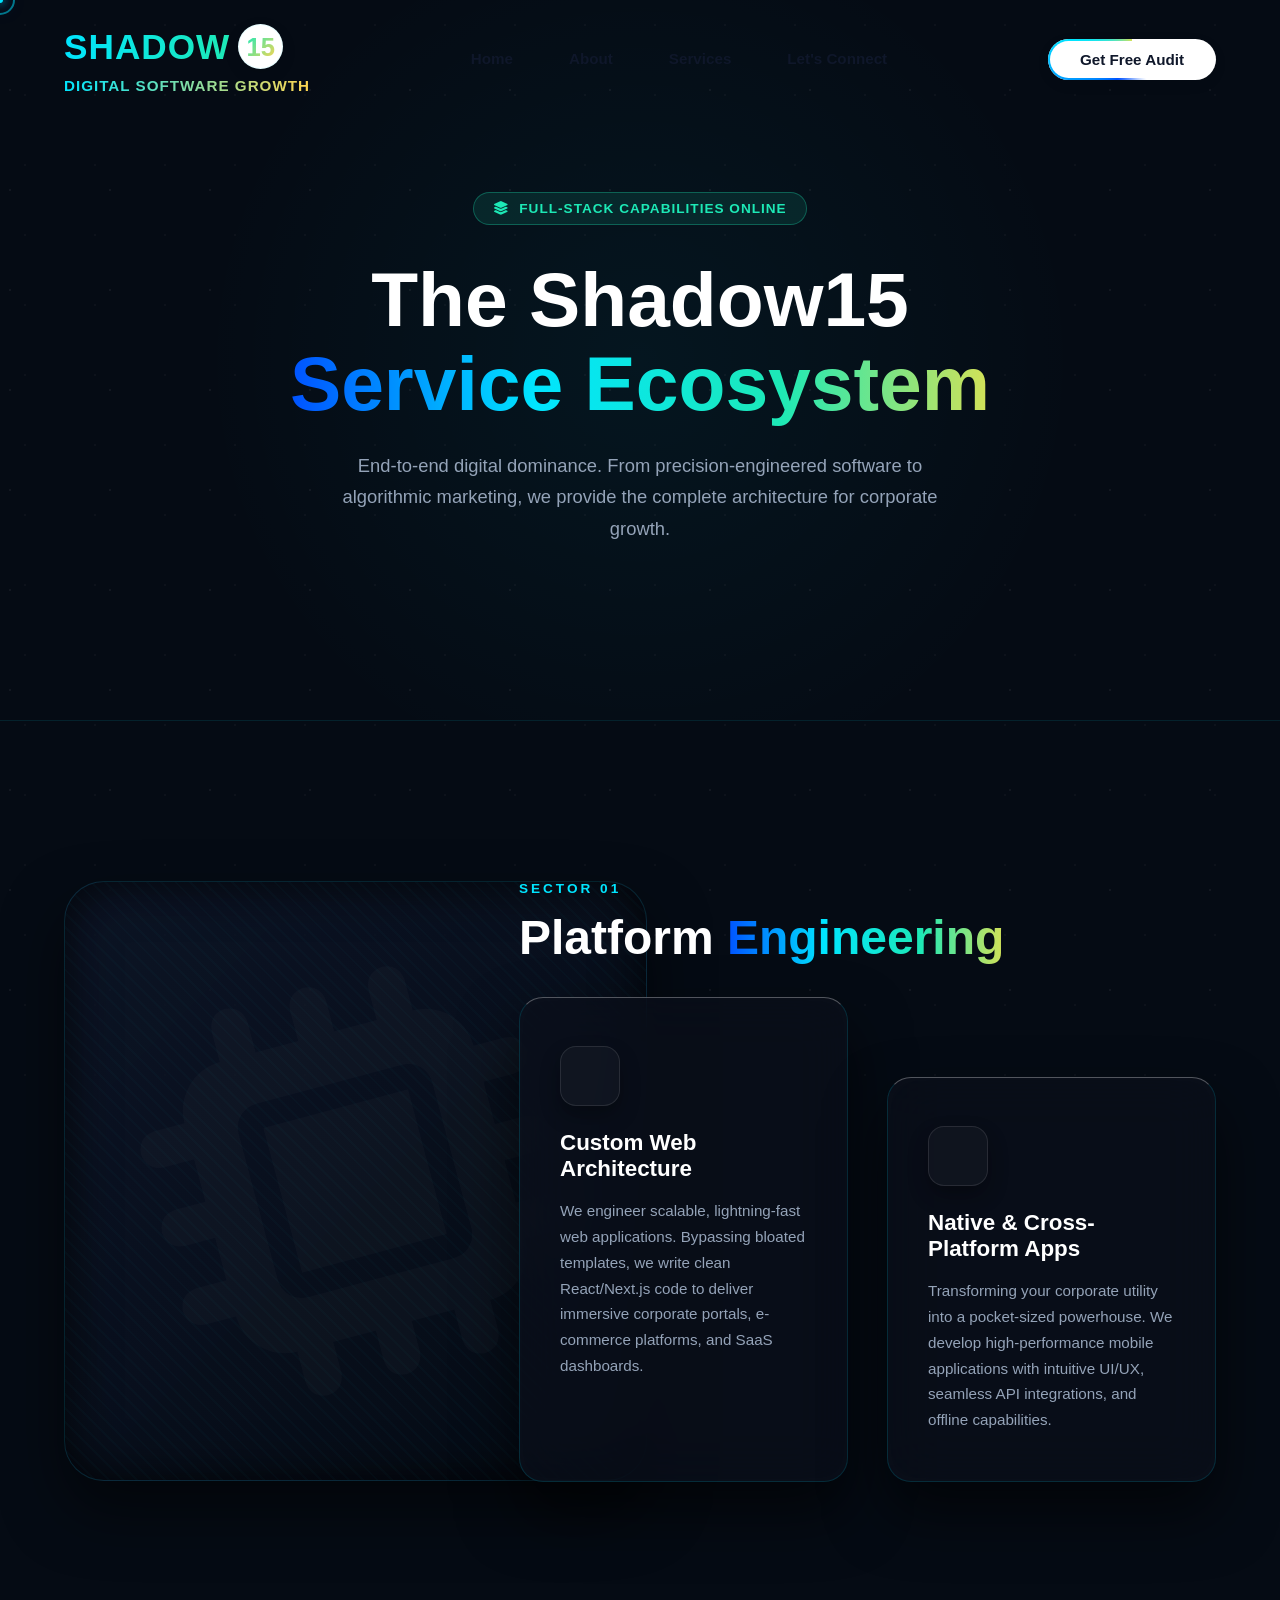
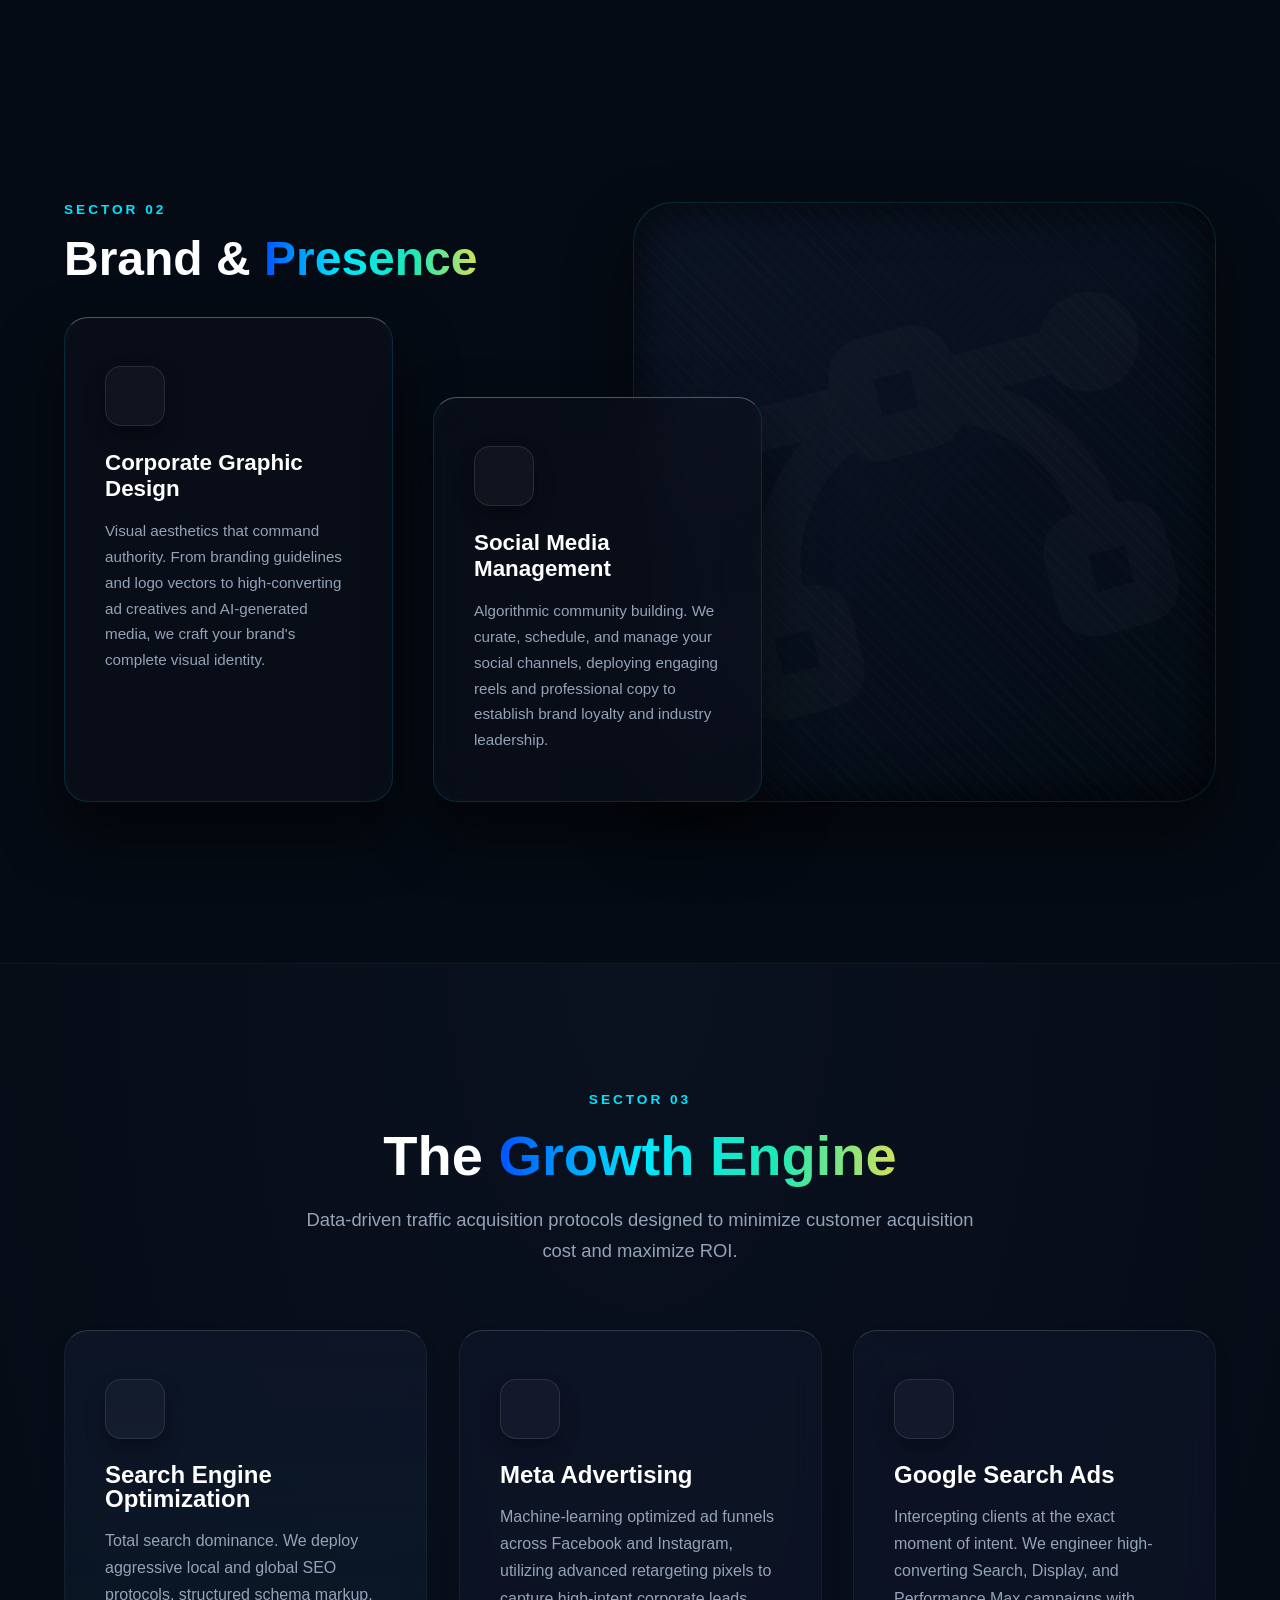
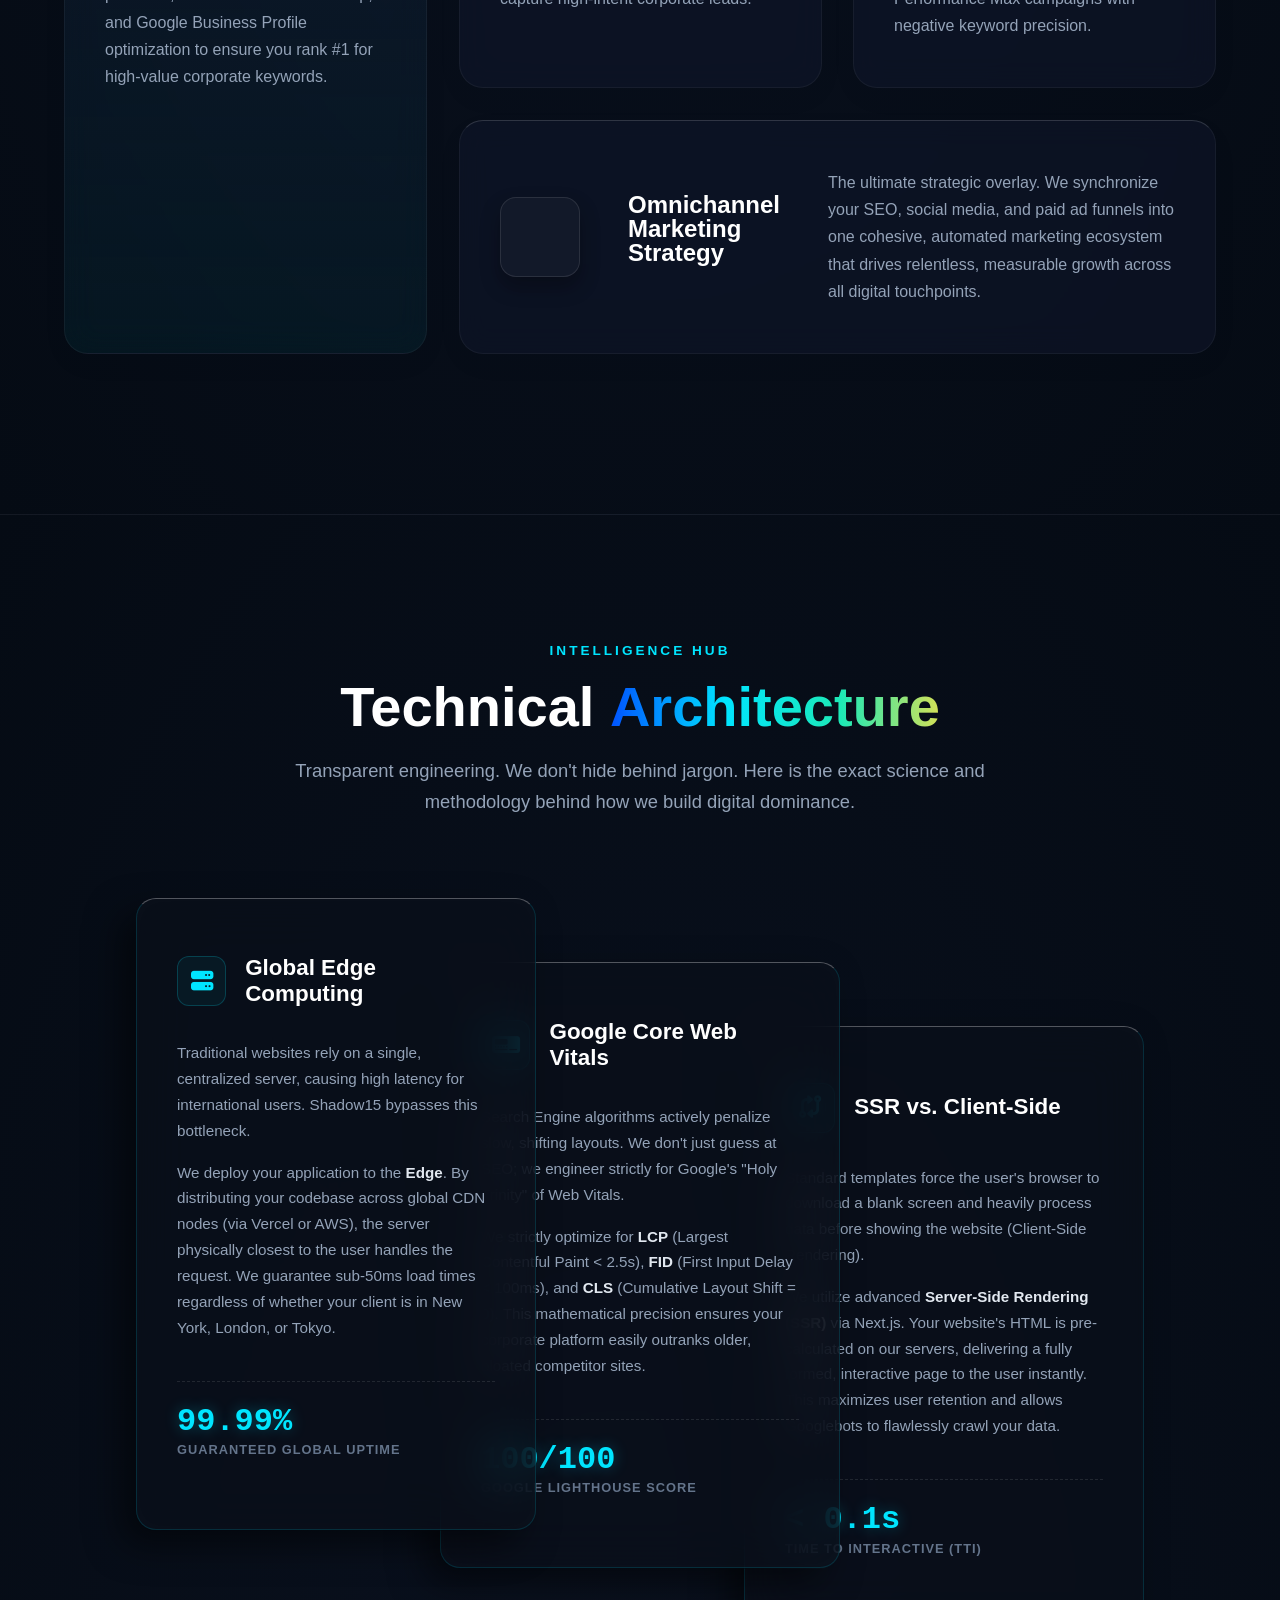
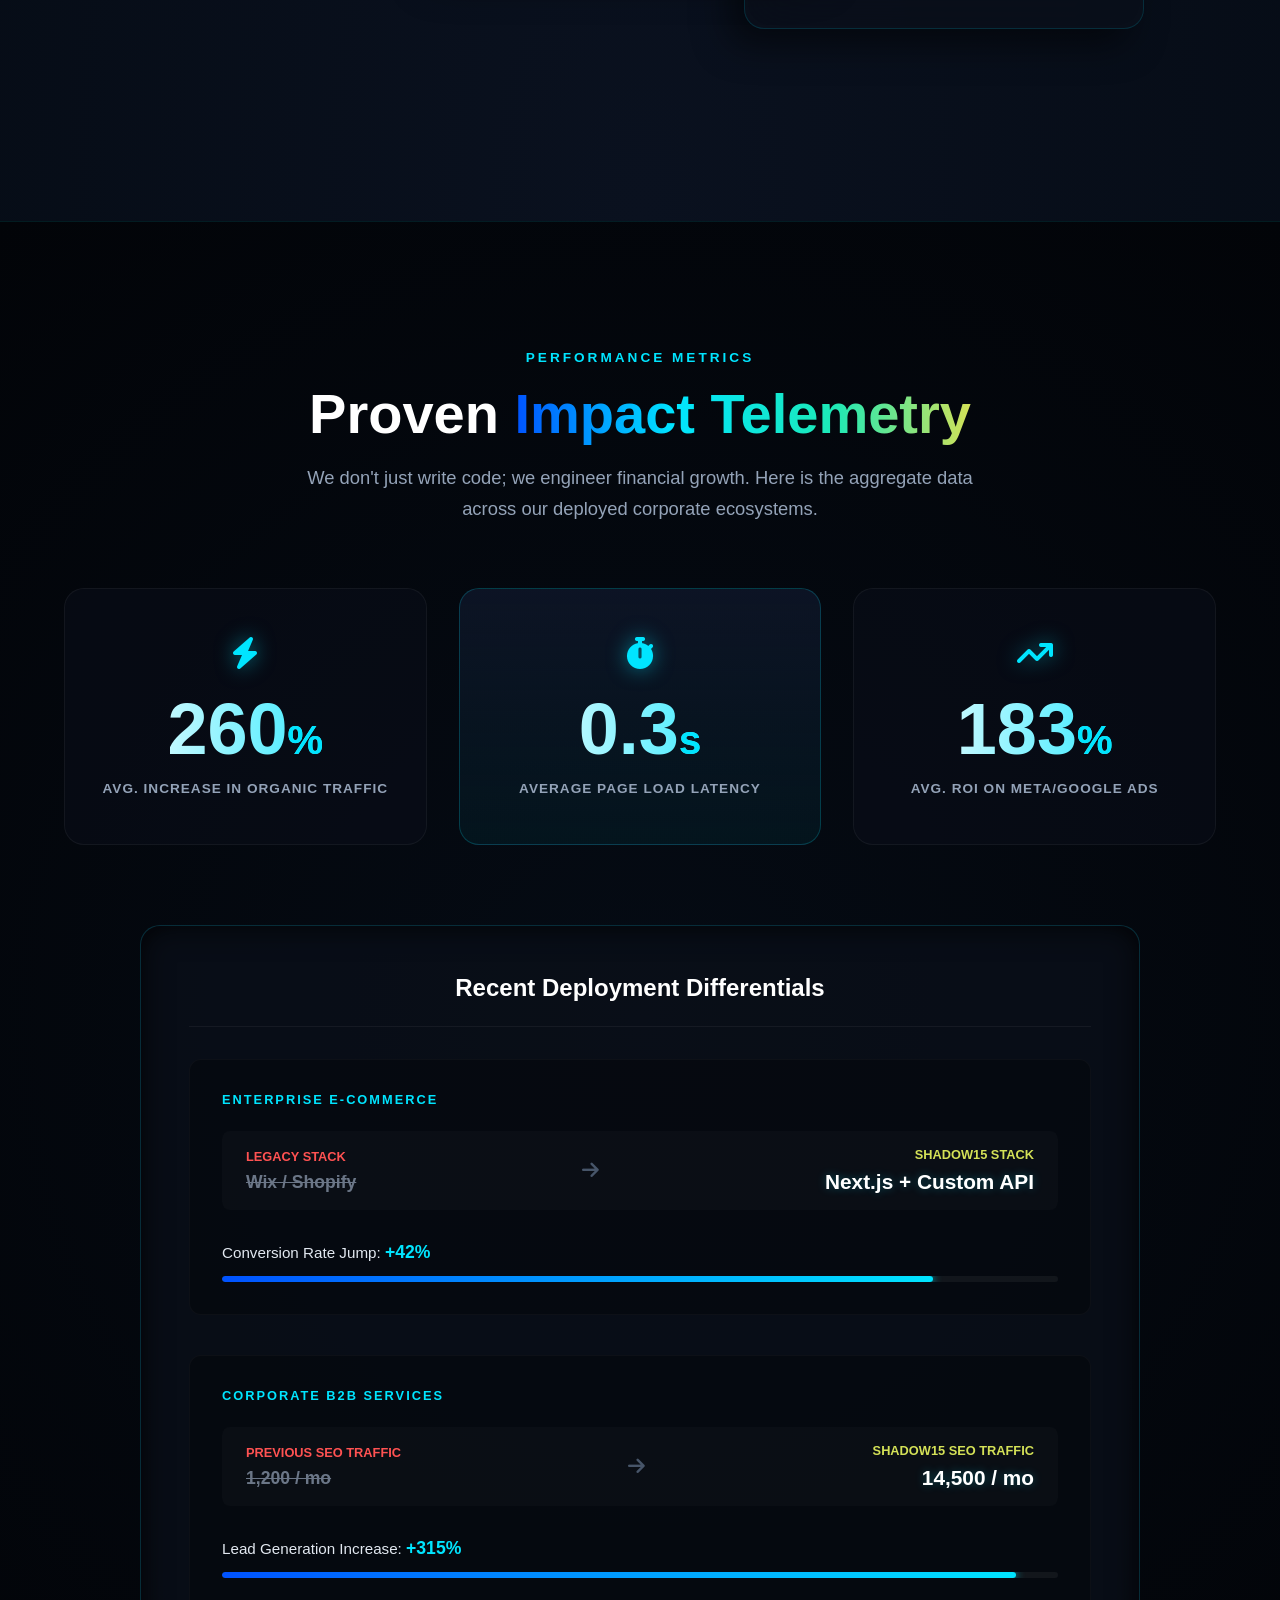
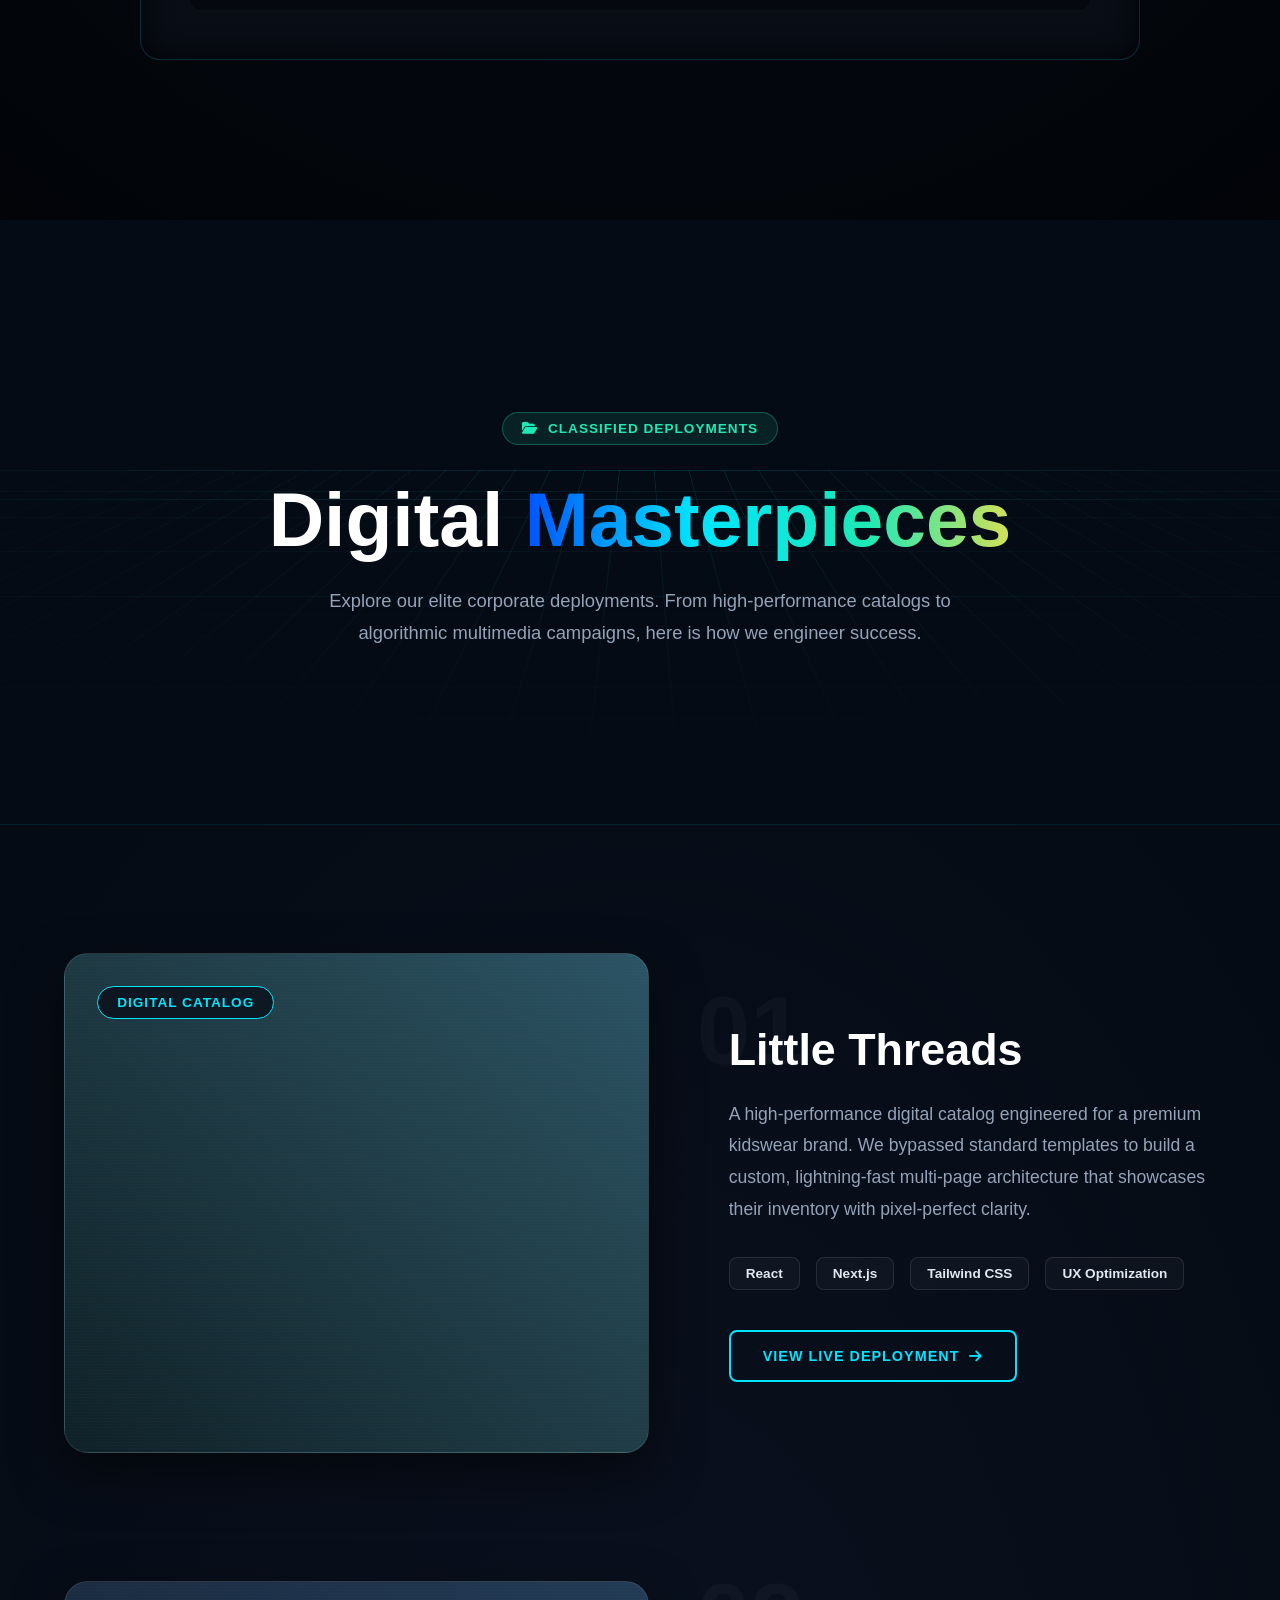
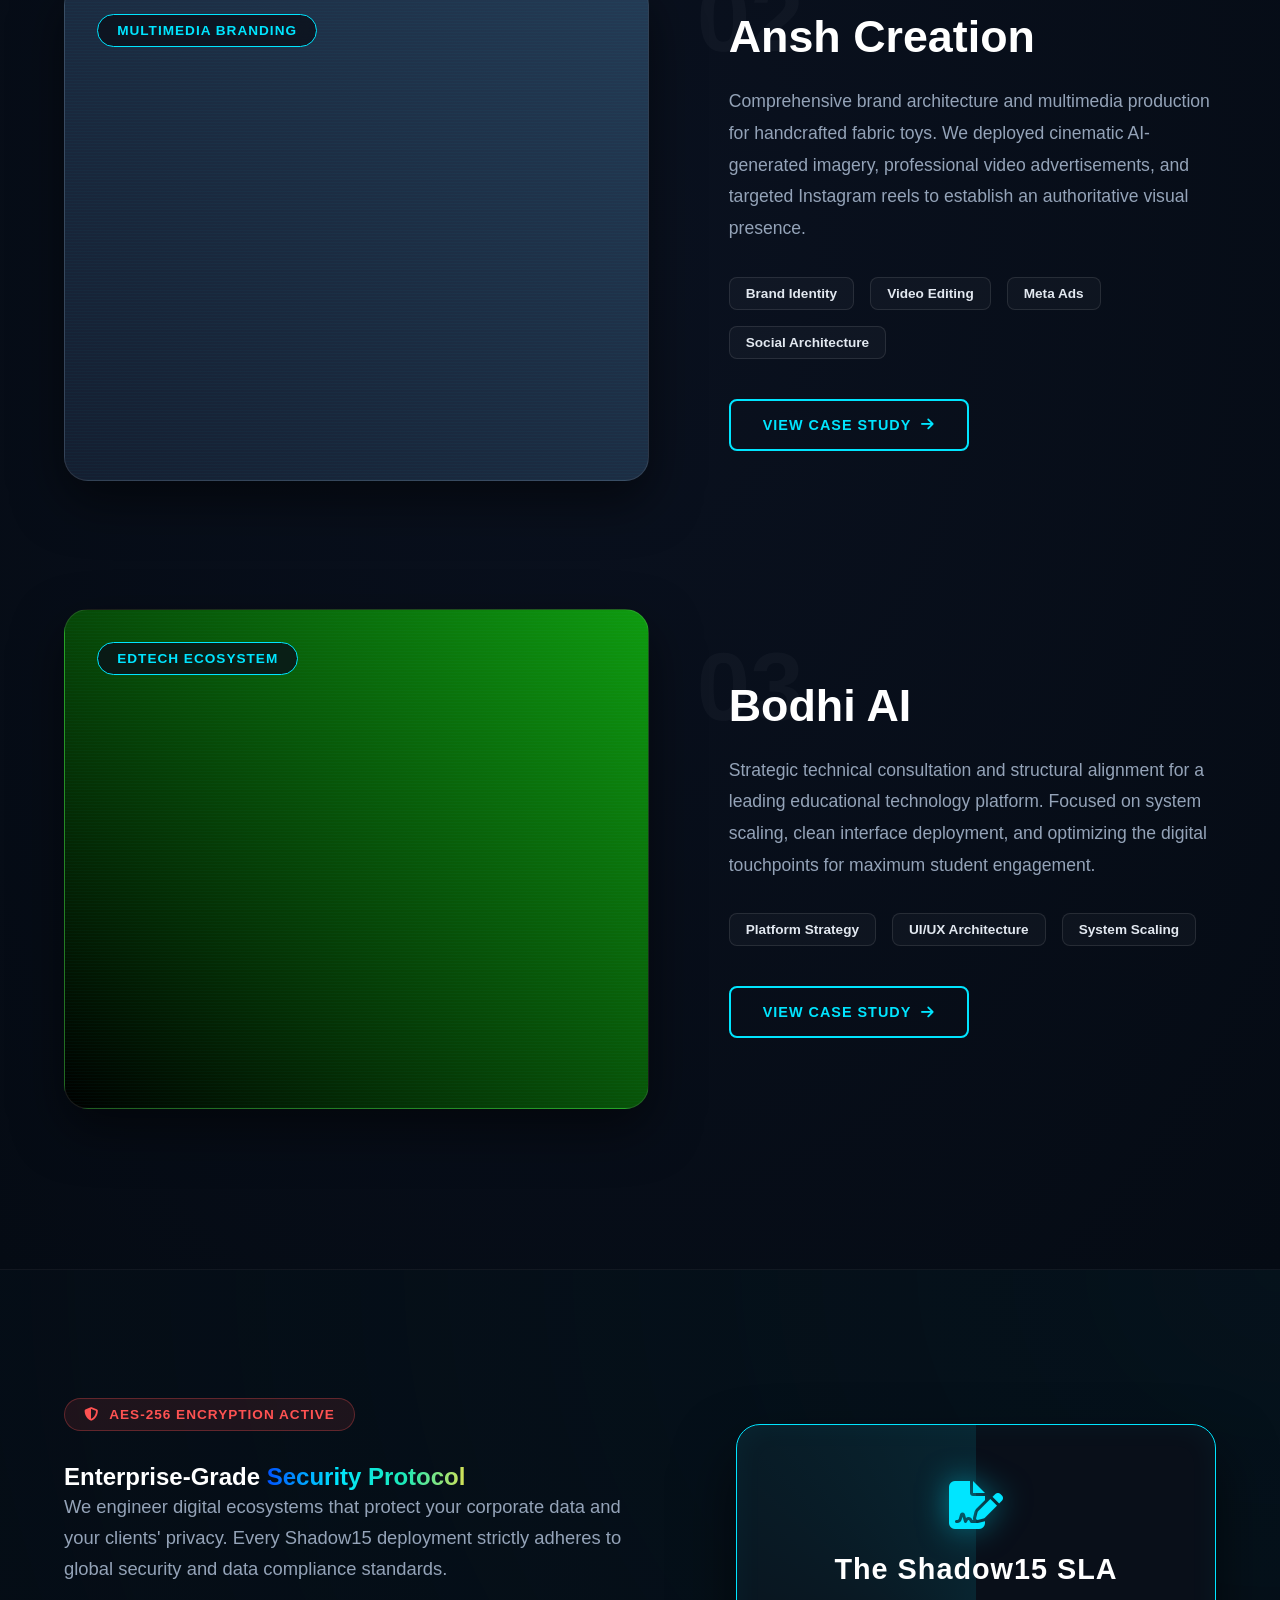
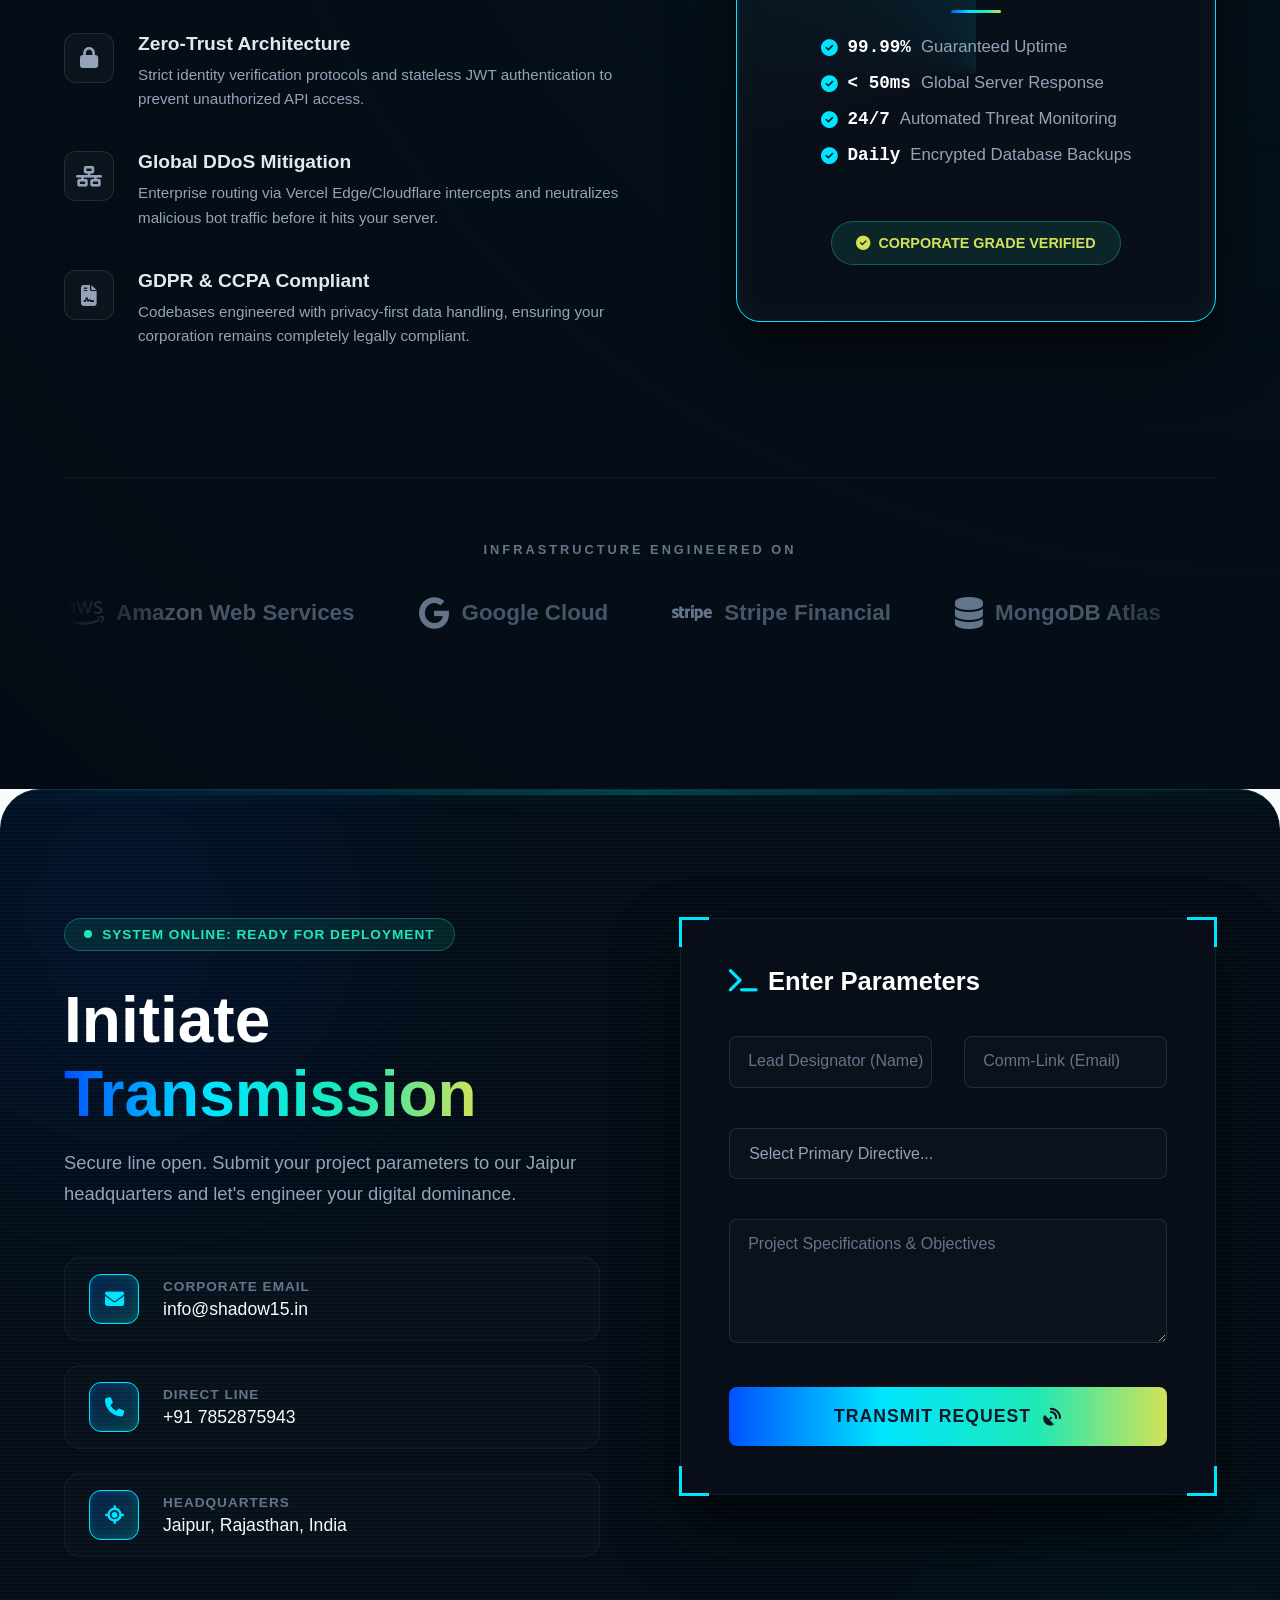
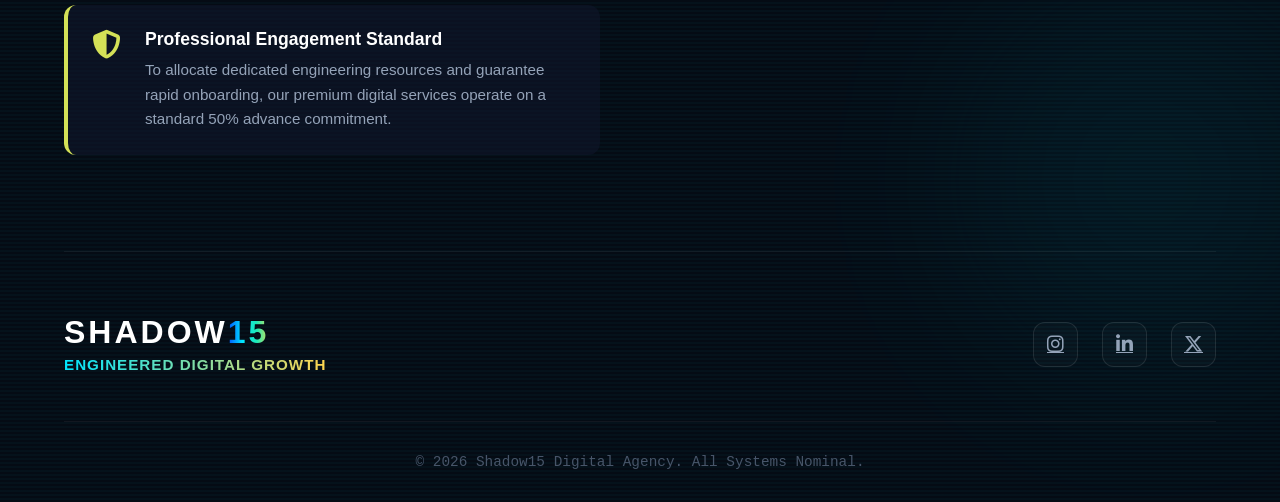
<file: service.html>
<!DOCTYPE html>
<html lang="en">
<head>
    <meta charset="UTF-8">
    <meta name="viewport" content="width=device-width, initial-scale=1.0">
    <title>Shadow15 | Digital Software Growth</title>
    
    <link rel="stylesheet" href="https://cdnjs.cloudflare.com/ajax/libs/font-awesome/6.4.0/css/all.min.css">
    
    <link rel="stylesheet" href="style.css">
</head>
<body class="loading">

    <div id="preloader">
        <div class="preloader-content">
            <div id="typewriter-text" class="preloader-brand"></div>
            <div class="progress-container">
                <div class="progress-bar" id="progress-bar"></div>
            </div>
        </div>
    </div>
<!-- ===== HEADER START ===== -->
<header id="main-header">

    <nav>

        <!-- Brand Logo Start -->
        <div class="nav-brand">

            <a href="index.html" class="brand-text-link">

                <div class="brand-text-wrapper">

                    <!-- Logo Top Line -->
                    <div class="brand-top-line">

                        <span class="brand-shadow-text">SHADOW</span>

                        <!-- 15 Badge -->
                        <div class="brand-badge-15">
                            <span class="badge-num">15</span>
                        </div>

                    </div>

                    <!-- Brand Tagline -->
                    <div class="brand-tagline">Digital Software Growth</div>

                </div>

            </a>

        </div>
        <!-- Brand Logo End -->


        <!-- Mobile Menu Start -->
        <div class="menu-toggle" id="mobile-menu">
            <span class="bar"></span><span class="bar"></span><span class="bar"></span>
        </div>
        <!-- Mobile Menu End -->


        <!-- Navigation Links Start -->
        <ul class="nav-links" id="nav-links">

            <li><a href="index.html" class="nav-item active">Home</a></li>

            <li><a href="about.html" class="nav-item">About</a></li>

            <li><a href="service.html" class="nav-item">Services</a></li>

            <li><a href="contact.html" class="nav-item">Let's Connect</a></li>


            <!-- Mobile CTA Start -->
            <li class="mobile-cta-wrapper">

                <a href="contact.html" class="nav-cta">
                    <span class="cta-text">Get Free Audit</span>
                </a>

            </li>
            <!-- Mobile CTA End -->

        </ul>
        <!-- Navigation Links End -->


        <!-- Desktop CTA Start -->
        <div class="nav-action" id="nav-action">

            <a href="contact.html" class="nav-cta">
                <span class="cta-text">Get Free Audit</span>
            </a>

        </div>
        <!-- Desktop CTA End -->

    </nav>

</header>
<!-- ===== HEADER END ===== -->

<div class="cursor-dot" id="cursor-dot"></div>
    <div class="cursor-ring" id="cursor-ring"></div>

    <main class="main-wrapper">
       <!-- ===== HERO SECTION START ===== -->
<main class="services-page-main">
        
        <section class="services-hero">
            <div class="particle-network"></div>
            
            <div class="services-hero-content reveal-up">
                <div class="system-status">
                    <i class="fa-solid fa-layer-group"></i> Full-Stack Capabilities Online
                </div>
                
                <h1 class="hero-title text-light">
                    The Shadow15 <br><span class="text-gradient">Service Ecosystem</span>
                </h1>
                
                <p class="hero-subtitle text-light-muted">
                    End-to-end digital dominance. From precision-engineered software to algorithmic marketing, we provide the complete architecture for corporate growth.
                </p>
            </div>
        </section>

        <section class="service-cluster">
            <div class="cluster-container">
                
                <div class="cluster-visual-bg reveal-up">
                    <div class="cyber-overlay"></div>
                    <i class="fa-solid fa-microchip massive-bg-icon"></i>
                </div>

                <div class="cluster-content">
                    <div class="cluster-header reveal-up">
                        <span class="sector-label">Sector 01</span>
                        <h2 class="text-light">Platform <span class="text-gradient">Engineering</span></h2>
                    </div>

                    <div class="overlapping-cards-wrapper">
                        <div class="overlap-card glass-panel reveal-up" style="transition-delay: 0.1s;">
                            <div class="card-icon"><i class="fa-solid fa-code"></i></div>
                            <h3>Custom Web Architecture</h3>
                            <p>We engineer scalable, lightning-fast web applications. Bypassing bloated templates, we write clean React/Next.js code to deliver immersive corporate portals, e-commerce platforms, and SaaS dashboards.</p>
                        </div>

                        <div class="overlap-card glass-panel reveal-up offset-card" style="transition-delay: 0.2s;">
                            <div class="card-icon"><i class="fa-solid fa-mobile-screen-button"></i></div>
                            <h3>Native & Cross-Platform Apps</h3>
                            <p>Transforming your corporate utility into a pocket-sized powerhouse. We develop high-performance mobile applications with intuitive UI/UX, seamless API integrations, and offline capabilities.</p>
                        </div>
                    </div>
                </div>

            </div>
        </section>

        <section class="service-cluster reverse-cluster">
            <div class="cluster-container">
                
                <div class="cluster-visual-bg reveal-up">
                    <div class="cyber-overlay"></div>
                    <i class="fa-solid fa-bezier-curve massive-bg-icon"></i>
                </div>

                <div class="cluster-content">
                    <div class="cluster-header reveal-up">
                        <span class="sector-label">Sector 02</span>
                        <h2 class="text-light">Brand & <span class="text-gradient">Presence</span></h2>
                    </div>

                    <div class="overlapping-cards-wrapper">
                        <div class="overlap-card glass-panel reveal-up" style="transition-delay: 0.1s;">
                            <div class="card-icon"><i class="fa-solid fa-pen-nib"></i></div>
                            <h3>Corporate Graphic Design</h3>
                            <p>Visual aesthetics that command authority. From branding guidelines and logo vectors to high-converting ad creatives and AI-generated media, we craft your brand's complete visual identity.</p>
                        </div>

                        <div class="overlap-card glass-panel reveal-up offset-card" style="transition-delay: 0.2s;">
                            <div class="card-icon"><i class="fa-solid fa-hashtag"></i></div>
                            <h3>Social Media Management</h3>
                            <p>Algorithmic community building. We curate, schedule, and manage your social channels, deploying engaging reels and professional copy to establish brand loyalty and industry leadership.</p>
                        </div>
                    </div>
                </div>

            </div>
        </section>

        <section class="growth-engine-section">
            <div class="services-container">
                
                <div class="section-header reveal-up text-center">
                    <span class="sector-label">Sector 03</span>
                    <h2 class="section-title text-light">The <span class="text-gradient">Growth Engine</span></h2>
                    <p class="section-desc text-light-muted">Data-driven traffic acquisition protocols designed to minimize customer acquisition cost and maximize ROI.</p>
                </div>

                <div class="bento-matrix reveal-up">
                    
                    <div class="bento-card glass-panel tall-card">
                        <div class="bento-glow"></div>
                        <div class="card-icon"><i class="fa-solid fa-magnifying-glass-chart"></i></div>
                        <h3>Search Engine Optimization</h3>
                        <p>Total search dominance. We deploy aggressive local and global SEO protocols, structured schema markup, and Google Business Profile optimization to ensure you rank #1 for high-value corporate keywords.</p>
                    </div>

                    <div class="bento-card glass-panel">
                        <div class="bento-glow"></div>
                        <div class="card-icon meta-color"><i class="fa-brands fa-meta"></i></div>
                        <h3>Meta Advertising</h3>
                        <p>Machine-learning optimized ad funnels across Facebook and Instagram, utilizing advanced retargeting pixels to capture high-intent corporate leads.</p>
                    </div>

                    <div class="bento-card glass-panel">
                        <div class="bento-glow"></div>
                        <div class="card-icon google-color"><i class="fa-brands fa-google"></i></div>
                        <h3>Google Search Ads</h3>
                        <p>Intercepting clients at the exact moment of intent. We engineer high-converting Search, Display, and Performance Max campaigns with negative keyword precision.</p>
                    </div>

                    <div class="bento-card glass-panel wide-card">
                        <div class="bento-glow"></div>
                        <div class="card-icon"><i class="fa-solid fa-bullseye"></i></div>
                        <h3>Omnichannel Marketing Strategy</h3>
                        <p>The ultimate strategic overlay. We synchronize your SEO, social media, and paid ad funnels into one cohesive, automated marketing ecosystem that drives relentless, measurable growth across all digital touchpoints.</p>
                    </div>

                </div>
            </div>
        </section>

        <section class="knowledge-architecture-section">
            <div class="services-container">
                
                <div class="section-header reveal-up text-center">
                    <span class="sector-label">Intelligence Hub</span>
                    <h2 class="section-title text-light">Technical <span class="text-gradient">Architecture</span></h2>
                    <p class="section-desc text-light-muted">Transparent engineering. We don't hide behind jargon. Here is the exact science and methodology behind how we build digital dominance.</p>
                </div>

                <div class="architecture-grid reveal-up">
                    
                    <div class="data-node-card glass-panel">
                        <div class="node-header">
                            <div class="node-icon"><i class="fa-solid fa-server"></i></div>
                            <h3>Global Edge Computing</h3>
                        </div>
                        <div class="node-body">
                            <p>Traditional websites rely on a single, centralized server, causing high latency for international users. Shadow15 bypasses this bottleneck.</p>
                            <p>We deploy your application to the <strong>Edge</strong>. By distributing your codebase across global CDN nodes (via Vercel or AWS), the server physically closest to the user handles the request. We guarantee sub-50ms load times regardless of whether your client is in New York, London, or Tokyo.</p>
                        </div>
                        <div class="node-metric">
                            <span class="metric-value">99.99%</span>
                            <span class="metric-label">Guaranteed Global Uptime</span>
                        </div>
                    </div>

                    <div class="data-node-card glass-panel">
                        <div class="node-header">
                            <div class="node-icon"><i class="fa-solid fa-tachograph-digital"></i></div>
                            <h3>Google Core Web Vitals</h3>
                        </div>
                        <div class="node-body">
                            <p>Search Engine algorithms actively penalize slow, shifting layouts. We don't just guess at SEO; we engineer strictly for Google's "Holy Trinity" of Web Vitals.</p>
                            <p>We strictly optimize for <strong>LCP</strong> (Largest Contentful Paint < 2.5s), <strong>FID</strong> (First Input Delay < 100ms), and <strong>CLS</strong> (Cumulative Layout Shift = 0). This mathematical precision ensures your corporate platform easily outranks older, bloated competitor sites.</p>
                        </div>
                        <div class="node-metric">
                            <span class="metric-value">100/100</span>
                            <span class="metric-label">Google Lighthouse Score</span>
                        </div>
                    </div>

                    <div class="data-node-card glass-panel">
                        <div class="node-header">
                            <div class="node-icon"><i class="fa-solid fa-code-compare"></i></div>
                            <h3>SSR vs. Client-Side</h3>
                        </div>
                        <div class="node-body">
                            <p>Standard templates force the user's browser to download a blank screen and heavily process data before showing the website (Client-Side Rendering).</p>
                            <p>We utilize advanced <strong>Server-Side Rendering (SSR)</strong> via Next.js. Your website's HTML is pre-calculated on our servers, delivering a fully formed, interactive page to the user instantly. This maximizes user retention and allows Googlebots to flawlessly crawl your data.</p>
                        </div>
                        <div class="node-metric">
                            <span class="metric-value">< 0.1s</span>
                            <span class="metric-label">Time to Interactive (TTI)</span>
                        </div>
                    </div>

                </div>
            </div>
        </section>


        <section class="impact-telemetry-section">
            <div class="services-container">
                
                <div class="section-header reveal-up text-center">
                    <span class="sector-label">Performance Metrics</span>
                    <h2 class="section-title text-light">Proven <span class="text-gradient">Impact Telemetry</span></h2>
                    <p class="section-desc text-light-muted">We don't just write code; we engineer financial growth. Here is the aggregate data across our deployed corporate ecosystems.</p>
                </div>

                <div class="impact-counters-grid reveal-up">
                    
                    <div class="counter-box glass-panel">
                        <i class="fa-solid fa-bolt counter-icon"></i>
                        <div class="counter-number"><span class="count-up" data-target="400">0</span><span class="suffix">%</span></div>
                        <p>Avg. Increase in Organic Traffic</p>
                    </div>

                    <div class="counter-box glass-panel highlight-counter">
                        <i class="fa-solid fa-stopwatch counter-icon"></i>
                        <div class="counter-number"><span class="count-up decimal" data-target="0.4">0.0</span><span class="suffix">s</span></div>
                        <p>Average Page Load Latency</p>
                    </div>

                    <div class="counter-box glass-panel">
                        <i class="fa-solid fa-arrow-trend-up counter-icon"></i>
                        <div class="counter-number"><span class="count-up" data-target="280">0</span><span class="suffix">%</span></div>
                        <p>Avg. ROI on Meta/Google Ads</p>
                    </div>

                </div>

                <div class="case-metrics-wrapper reveal-up">
                    <h3 class="metrics-title">Recent Deployment Differentials</h3>
                    
                    <div class="metrics-grid">
                        
                        <div class="metric-card">
                            <div class="client-type">Enterprise E-Commerce</div>
                            <div class="before-after-row">
                                <div class="metric-side before-side">
                                    <span class="label">Legacy Stack</span>
                                    <span class="value">Wix / Shopify</span>
                                </div>
                                <div class="metric-divider"><i class="fa-solid fa-arrow-right"></i></div>
                                <div class="metric-side after-side">
                                    <span class="label">Shadow15 Stack</span>
                                    <span class="value">Next.js + Custom API</span>
                                </div>
                            </div>
                            <div class="result-bar">
                                <div class="result-text">Conversion Rate Jump: <strong>+42%</strong></div>
                                <div class="progress-track"><div class="progress-fill" style="width: 85%;"></div></div>
                            </div>
                        </div>

                        <div class="metric-card">
                            <div class="client-type">Corporate B2B Services</div>
                            <div class="before-after-row">
                                <div class="metric-side before-side">
                                    <span class="label">Previous SEO Traffic</span>
                                    <span class="value">1,200 / mo</span>
                                </div>
                                <div class="metric-divider"><i class="fa-solid fa-arrow-right"></i></div>
                                <div class="metric-side after-side">
                                    <span class="label">Shadow15 SEO Traffic</span>
                                    <span class="value">14,500 / mo</span>
                                </div>
                            </div>
                            <div class="result-bar">
                                <div class="result-text">Lead Generation Increase: <strong>+315%</strong></div>
                                <div class="progress-track"><div class="progress-fill" style="width: 95%;"></div></div>
                            </div>
                        </div>

                    </div>
                </div>

            </div>
        </section>

        <section class="portfolio-hero">
            <div class="cyber-grid-bg"></div>
            
            <div class="portfolio-hero-content reveal-up">
                <div class="system-status">
                    <i class="fa-solid fa-folder-open"></i> Classified Deployments
                </div>
                
                <h1 class="hero-title text-light">
                    Digital <span class="text-gradient">Masterpieces</span>
                </h1>
                
                <p class="hero-subtitle text-light-muted">
                    Explore our elite corporate deployments. From high-performance catalogs to algorithmic multimedia campaigns, here is how we engineer success.
                </p>
            </div>
        </section>

        <section class="case-studies-section">
            <div class="portfolio-container">

                <div class="project-showcase-card reveal-up">
                    <div class="project-visual">
                        <div class="visual-inner project-bg-1">
                            <div class="scanline-overlay"></div>
                            <div class="project-category-badge">Digital Catalog</div>
                        </div>
                    </div>
                    
                    <div class="project-details">
                        <div class="project-header">
                            <span class="project-number">01</span>
                            <h2 class="text-light">Little Threads</h2>
                        </div>
                        
                        <p class="project-description text-light-muted">
                            A high-performance digital catalog engineered for a premium kidswear brand. We bypassed standard templates to build a custom, lightning-fast multi-page architecture that showcases their inventory with pixel-perfect clarity.
                        </p>
                        
                        <div class="project-tech-stack">
                            <span>React</span>
                            <span>Next.js</span>
                            <span>Tailwind CSS</span>
                            <span>UX Optimization</span>
                        </div>
                        
                        <a href="#connect" class="cyber-outline-btn">
                            View Live Deployment <i class="fa-solid fa-arrow-right"></i>
                        </a>
                    </div>
                </div>

                <div class="project-showcase-card reverse-project reveal-up">
                    <div class="project-details">
                        <div class="project-header">
                            <span class="project-number">02</span>
                            <h2 class="text-light">Ansh Creation</h2>
                        </div>
                        
                        <p class="project-description text-light-muted">
                            Comprehensive brand architecture and multimedia production for handcrafted fabric toys. We deployed cinematic AI-generated imagery, professional video advertisements, and targeted Instagram reels to establish an authoritative visual presence.
                        </p>
                        
                        <div class="project-tech-stack">
                            <span>Brand Identity</span>
                            <span>Video Editing</span>
                            <span>Meta Ads</span>
                            <span>Social Architecture</span>
                        </div>
                        
                        <a href="#connect" class="cyber-outline-btn">
                            View Case Study <i class="fa-solid fa-arrow-right"></i>
                        </a>
                    </div>

                    <div class="project-visual">
                        <div class="visual-inner project-bg-2">
                            <div class="scanline-overlay"></div>
                            <div class="project-category-badge">Multimedia Branding</div>
                        </div>
                    </div>
                </div>

                <div class="project-showcase-card reveal-up">
                    <div class="project-visual">
                        <div class="visual-inner project-bg-3">
                            <div class="scanline-overlay"></div>
                            <div class="project-category-badge">EdTech Ecosystem</div>
                        </div>
                    </div>
                    
                    <div class="project-details">
                        <div class="project-header">
                            <span class="project-number">03</span>
                            <h2 class="text-light">Bodhi AI</h2>
                        </div>
                        
                        <p class="project-description text-light-muted">
                            Strategic technical consultation and structural alignment for a leading educational technology platform. Focused on system scaling, clean interface deployment, and optimizing the digital touchpoints for maximum student engagement.
                        </p>
                        
                        <div class="project-tech-stack">
                            <span>Platform Strategy</span>
                            <span>UI/UX Architecture</span>
                            <span>System Scaling</span>
                        </div>
                        
                        <a href="#connect" class="cyber-outline-btn">
                            View Case Study <i class="fa-solid fa-arrow-right"></i>
                        </a>
                    </div>
                </div>

            </div>
        </section>

        <section class="enterprise-security-section">
            <div class="services-container">
                
                <div class="security-grid reveal-up">
                    
                    <div class="security-details">
                        <div class="system-status security-status">
                            <i class="fa-solid fa-shield-halved"></i> AES-256 Encryption Active
                        </div>
                        <h2 class="text-light">Enterprise-Grade <span class="text-gradient">Security Protocol</span></h2>
                        <p class="text-light-muted" style="margin-bottom: 3rem;">
                            We engineer digital ecosystems that protect your corporate data and your clients' privacy. Every Shadow15 deployment strictly adheres to global security and data compliance standards.
                        </p>

                        <div class="security-features-list">
                            <div class="sec-feature">
                                <div class="sec-icon"><i class="fa-solid fa-lock"></i></div>
                                <div>
                                    <h4>Zero-Trust Architecture</h4>
                                    <p>Strict identity verification protocols and stateless JWT authentication to prevent unauthorized API access.</p>
                                </div>
                            </div>
                            <div class="sec-feature">
                                <div class="sec-icon"><i class="fa-solid fa-network-wired"></i></div>
                                <div>
                                    <h4>Global DDoS Mitigation</h4>
                                    <p>Enterprise routing via Vercel Edge/Cloudflare intercepts and neutralizes malicious bot traffic before it hits your server.</p>
                                </div>
                            </div>
                            <div class="sec-feature">
                                <div class="sec-icon"><i class="fa-solid fa-file-contract"></i></div>
                                <div>
                                    <h4>GDPR & CCPA Compliant</h4>
                                    <p>Codebases engineered with privacy-first data handling, ensuring your corporation remains completely legally compliant.</p>
                                </div>
                            </div>
                        </div>
                    </div>

                    <div class="sla-guarantee-card glass-panel">
                        <div class="radar-scan-bg"></div>
                        <div class="sla-content">
                            <i class="fa-solid fa-file-signature sla-icon"></i>
                            <h3>The Shadow15 SLA</h3>
                            <div class="sla-divider"></div>
                            <ul class="sla-list">
                                <li><strong>99.99%</strong> Guaranteed Uptime</li>
                                <li><strong>< 50ms</strong> Global Server Response</li>
                                <li><strong>24/7</strong> Automated Threat Monitoring</li>
                                <li><strong>Daily</strong> Encrypted Database Backups</li>
                            </ul>
                            <div class="secure-badge">
                                <i class="fa-solid fa-check-circle"></i> Corporate Grade Verified
                            </div>
                        </div>
                    </div>

                </div>

                <div class="infrastructure-partners reveal-up">
                    <p class="partners-label">INFRASTRUCTURE ENGINEERED ON</p>
                    <div class="partners-scroller">
                        <div class="partners-track">
                            <span><i class="fa-brands fa-aws"></i> Amazon Web Services</span>
                            <span><i class="fa-brands fa-google"></i> Google Cloud</span>
                            <span><i class="fa-brands fa-stripe"></i> Stripe Financial</span>
                            <span><i class="fa-solid fa-database"></i> MongoDB Atlas</span>
                            <span><i class="fa-solid fa-bolt"></i> Vercel Edge Network</span>
                            
                            <span><i class="fa-brands fa-aws"></i> Amazon Web Services</span>
                            <span><i class="fa-brands fa-google"></i> Google Cloud</span>
                            <span><i class="fa-brands fa-stripe"></i> Stripe Financial</span>
                            <span><i class="fa-solid fa-database"></i> MongoDB Atlas</span>
                            <span><i class="fa-solid fa-bolt"></i> Vercel Edge Network</span>
                        </div>
                    </div>
                </div>

            </div>
        </section>

    </main>
     <!-- ===== CONNECT SECTION START ===== -->
<section id="connect" class="hyper-connect-section">

    <!-- Background Effects Start -->
    <div class="quantum-bg">

        <div class="energy-orb orb-alpha"></div>

        <div class="energy-orb orb-beta"></div>

        <div class="scan-line"></div>

        <div class="digital-noise-overlay"></div>

    </div>
    <!-- Background Effects End -->


    <!-- Connect Container Start -->
    <div class="connect-container">


        <!-- Contact Info Start -->
        <div class="connect-info reveal-up">


            <!-- System Status -->
            <div class="system-status">

                <div class="status-dot"></div>

                <span>System Online: Ready for Deployment</span>

            </div>


            <!-- Section Heading -->
            <h2 class="section-title text-light" style="font-size:clamp(3rem,5vw,4.5rem);">

                Initiate <br>

                <span class="text-gradient">Transmission</span>

            </h2>


            <!-- Section Description -->
            <p class="connect-desc text-light-muted">
                Secure line open. Submit your project parameters to our Jaipur headquarters and let's engineer your digital dominance.
            </p>


            <!-- Contact Details Start -->
            <div class="contact-details-grid">


                <!-- Email -->
                <div class="contact-item-3d">

                    <div class="icon-cube">
                        <i class="fa-solid fa-envelope"></i>
                    </div>

                    <div class="item-text">

                        <span class="label">Corporate Email</span>

                        <span class="value">info@shadow15.in</span>

                    </div>

                </div>


                <!-- Phone -->
                <div class="contact-item-3d">

                    <div class="icon-cube">
                        <i class="fa-solid fa-phone"></i>
                    </div>

                    <div class="item-text">

                        <span class="label">Direct Line</span>

                        <span class="value">+91 7852875943</span>

                    </div>

                </div>


                <!-- Location -->
                <div class="contact-item-3d">

                    <div class="icon-cube">
                        <i class="fa-solid fa-location-crosshairs"></i>
                    </div>

                    <div class="item-text">

                        <span class="label">Headquarters</span>

                        <span class="value">Jaipur, Rajasthan, India</span>

                    </div>

                </div>

            </div>
            <!-- Contact Details End -->


            <!-- Engagement Model Start -->
            <div class="engagement-model-pro">

                <div class="model-icon">
                    <i class="fa-solid fa-shield-halved"></i>
                </div>

                <div class="model-content">

                    <h4>Professional Engagement Standard</h4>

                    <p>
                        To allocate dedicated engineering resources and guarantee rapid onboarding, our premium digital services operate on a standard 50% advance commitment.
                    </p>

                </div>

            </div>
            <!-- Engagement Model End -->

        </div>
        <!-- Contact Info End -->


        <!-- Contact Form Wrapper Start -->
        <div class="connect-form-wrapper reveal-up" style="transition-delay:0.2s;">


            <!-- Cyber Form Container -->
            <div class="cyber-form-container">


                <!-- HUD Borders -->
                <div class="hud-bracket top-left"></div>

                <div class="hud-bracket top-right"></div>

                <div class="hud-bracket bottom-left"></div>

                <div class="hud-bracket bottom-right"></div>


                <!-- Contact Form Start -->
                <form id="contact-form" class="advanced-glass-form">


                    <!-- Form Header -->
                    <div class="form-header">

                        <h3>
                            <i class="fa-solid fa-terminal"></i> Enter Parameters
                        </h3>

                    </div>


                    <!-- Input Row -->
                    <div class="input-row">


                        <!-- Name Input -->
                        <div class="input-group">

                            <input type="text" id="name" required placeholder=" ">

                            <label for="name">
                                Lead Designator (Name)
                            </label>

                            <div class="input-highlight"></div>

                        </div>


                        <!-- Email Input -->
                        <div class="input-group">

                            <input type="email" id="email" required placeholder=" ">

                            <label for="email">
                                Comm-Link (Email)
                            </label>

                            <div class="input-highlight"></div>

                        </div>

                    </div>


                    <!-- Service Select -->
                    <div class="input-group">

                        <select id="service-select" required>

                            <option value="" disabled selected>
                                Select Primary Directive...
                            </option>

                            <option value="web">
                                Platform Architecture (Web/App)
                            </option>

                            <option value="seo">
                                Search Dominance (SEO/Google Listing)
                            </option>

                            <option value="marketing">
                                Conversion Engine (Meta/Google Ads)
                            </option>

                            <option value="full">
                                Full-Stack Digital Strategy
                            </option>

                        </select>

                        <div class="input-highlight"></div>

                    </div>


                    <!-- Message Input -->
                    <div class="input-group">

                        <textarea id="message" required placeholder=" " rows="5"></textarea>

                        <label for="message">
                            Project Specifications & Objectives
                        </label>

                        <div class="input-highlight"></div>

                    </div>


                    <!-- Submit Button -->
                    <button type="submit" class="cyber-submit-btn" id="submit-btn">

                        <span class="btn-text">Transmit Request</span>

                        <i class="fa-solid fa-satellite-dish pulse-icon"></i>

                    </button>

                </form>
                <!-- Contact Form End -->

            </div>

        </div>
        <!-- Contact Form Wrapper End -->


    </div>
    <!-- Connect Container End -->


    <!-- Footer Start -->
    <footer class="site-footer-pro">


        <!-- Footer Content -->
        <div class="footer-content-pro">


            <!-- Footer Brand -->
            <div class="footer-brand-wrap">

                <div class="footer-brand">
                    SHADOW<span class="text-gradient">15</span>
                </div>

                <div class="brand-tagline">
                    Engineered Digital Growth
                </div>

            </div>


            <!-- Social Links -->
            <div class="social-links-pro">

                <a href="#" class="social-node">
                    <i class="fa-brands fa-instagram"></i>
                </a>

                <a href="#" class="social-node">
                    <i class="fa-brands fa-linkedin-in"></i>
                </a>

                <a href="#" class="social-node">
                    <i class="fa-brands fa-x-twitter"></i>
                </a>

            </div>

        </div>


        <!-- Footer Bottom -->
        <div class="footer-bottom">

            <p class="copyright">
                &copy; 2026 Shadow15 Digital Agency. All Systems Nominal.
            </p>

        </div>

    </footer>
    <!-- Footer End -->

</section>
<!-- ===== CONNECT SECTION END ===== -->
        
    </main>

    <script src="script.js"></script>
</body>
</html>
</file>
<file: style.css>
/* =========================================
   1. Global Variables & Reset
========================================= */
:root {
    --cyan: #00E5FF;
    --yellow-green: #D4E157;
    --deep-blue: #0052FF;
    --brand-gradient: linear-gradient(90deg, #0052FF 0%, #00E5FF 35%, #1DE9B6 70%, #D4E157 100%);
    
    --bg-light: #F8FAFC;
    --text-dark: #0F172A;
    --text-muted: #64748B;
    --grid-color: rgba(100, 116, 139, 0.1);
}

* {
    margin: 0;
    padding: 0;
    box-sizing: border-box;
    font-family: 'Inter', 'Segoe UI', Roboto, Helvetica, sans-serif;
}

body {
    background-color: var(--bg-light);
    color: var(--text-dark);
    background-image: radial-gradient(var(--grid-color) 1px, transparent 1px);
    background-size: 24px 24px;
    overflow-x: hidden;
}

body.loading {
    overflow: hidden;
}

.text-gradient {
    background: var(--brand-gradient);
    -webkit-background-clip: text;
    -webkit-text-fill-color: transparent;
    background-clip: text;
    display: inline-block;
}

/* =========================================
   2. Preloader (Typing + Loading Line)
========================================= */
#preloader {
    position: fixed;
    top: 0; left: 0; width: 100%; height: 100vh;
    background-color: #FFFFFF;
    display: flex; justify-content: center; align-items: center;
    z-index: 9999;
    transition: opacity 0.6s cubic-bezier(0.65, 0, 0.35, 1);
}

.preloader-content {
    display: flex; flex-direction: column; align-items: center; gap: 1.5rem; 
}

.preloader-brand {
    font-size: 3.5rem; font-weight: 900; letter-spacing: 4px;
    display: inline-block; min-height: 4.5rem; 
    border-right: 4px solid var(--deep-blue); 
    padding-right: 8px;
    animation: blinkCursor 0.7s infinite;
    background: var(--brand-gradient);
    -webkit-background-clip: text;
    -webkit-text-fill-color: transparent;
    background-clip: text;
}

@keyframes blinkCursor {
    0%, 100% { border-color: transparent; }
    50% { border-color: var(--deep-blue); }
}

.progress-container {
    width: 250px; height: 4px;
    background-color: rgba(100, 116, 139, 0.15);
    border-radius: 10px; overflow: hidden;
}

.progress-bar {
    width: 0%; height: 100%;
    background: var(--brand-gradient);
    border-radius: 10px;
    box-shadow: 0 0 10px rgba(0, 229, 255, 0.5);
}

/* =========================================
   3. Advanced Corporate Tech Navigation
========================================= */
header {
    position: fixed; top: 0; left: 0; width: 100%;
    z-index: 1000; padding: 1.5rem 5%;
    transition: all 0.5s cubic-bezier(0.25, 1, 0.5, 1);
}

header.scrolled { padding: 1rem 2%; }

header.scrolled nav {
    background: rgba(255, 255, 255, 0.75);
    backdrop-filter: blur(20px); -webkit-backdrop-filter: blur(20px);
    border: 1px solid rgba(255, 255, 255, 0.8);
    border-radius: 50px;
    box-shadow: 0 10px 40px rgba(0, 0, 0, 0.05);
    padding: 0.5rem 2.5rem;
}

nav {
    display: flex; justify-content: space-between; align-items: center;
    max-width: 1400px; margin: 0 auto;
    transition: all 0.5s ease;
}
/* =========================================
   Advanced Pure CSS Text Logo Styling
========================================= */
/* --- Active Navigation State --- */
.nav-item.active {
    color: var(--cyan); /* Highlights the text */
}

/* Locks the glowing dot in place for the active section */
.nav-item.active::before {
    opacity: 1; 
    bottom: 4px;
    background: var(--cyan);
    box-shadow: 0 0 10px var(--cyan), 0 0 20px var(--cyan);
}
.nav-brand {
    display: flex;
    align-items: center;
    z-index: 100;
}

.brand-text-link {
    text-decoration: none;
    outline: none;
    transition: transform 0.3s cubic-bezier(0.175, 0.885, 0.32, 1.275);
    display: inline-block;
}

.brand-text-link:hover {
    transform: scale(1.05); /* Slight pop effect on hover */
}

.brand-text-wrapper {
    display: flex;
    flex-direction: column;
    align-items: flex-start;
    /* Use a bold, modern font like Montserrat or Poppins if you have it loaded */
    font-family: 'Montserrat', 'Segoe UI', sans-serif; 
}

.brand-top-line {
    display: flex;
    align-items: center;
    line-height: 1;
}

/* The word "SHADOW" */
.brand-shadow-text {
    font-size: 2.2rem;
    font-weight: 900;
    letter-spacing: 1px;
    /* Cyan to subtle greenish-yellow gradient */
    background: linear-gradient(90deg, #00E5FF 0%, #1DE9B6 100%);
    -webkit-background-clip: text;
    -webkit-text-fill-color: transparent;
}

/* The white circular button holding the "15" */
.brand-badge-15 {
    display: flex;
    justify-content: center;
    align-items: center;
    background-color: #FFFFFF;
    width: 45px;
    height: 45px;
    border-radius: 50%;
    margin-left: 8px;
    /* Soft shadow to make it pop off the dark/light background */
    box-shadow: 0 5px 15px rgba(0, 0, 0, 0.1), inset 0 0 0 1px rgba(0, 229, 255, 0.1);
}

/* The numbers "15" inside the badge */
.badge-num {
    font-size: 1.6rem;
    font-weight: 900;
    /* Sea Green to Yellow gradient */
    background: linear-gradient(135deg, #1DE9B6 0%, #FFD54F 100%);
    -webkit-background-clip: text;
    -webkit-text-fill-color: transparent;
    line-height: 1;
    transform: translateY(1px); 
}

/* The bottom Tagline */
.brand-tagline {
    font-size: 0.8rem;
    font-weight: 700;
    margin-top: 5px;
    letter-spacing: 0.5px;
    /* Full gradient across the tagline */
    background: linear-gradient(90deg, #00E5FF 0%, #FFD54F 100%);
    -webkit-background-clip: text;
    -webkit-text-fill-color: transparent;
}

/* =========================================
   Navigation Links & CTA Button
========================================= */
.nav-links {
    display: flex; gap: 2.5rem; list-style: none; align-items: center;
}

.nav-item {
    text-decoration: none; color: var(--text-dark);
    font-weight: 600; font-size: 0.95rem;
    position: relative; padding: 0.5rem;
    transition: color 0.3s ease;
}

.nav-item::before {
    content: ''; position: absolute; bottom: 0px; left: 50%;
    transform: translateX(-50%);
    width: 5px; height: 5px; border-radius: 50%;
    background: var(--cyan); opacity: 0;
    box-shadow: 0 0 10px var(--cyan), 0 0 20px var(--deep-blue);
    transition: opacity 0.3s ease, bottom 0.3s ease;
}

.nav-item:hover { color: var(--deep-blue); }
.nav-item:hover::before { opacity: 1; bottom: 4px; }

/* Cyber-Glow Button */
.nav-cta {
    position: relative; display: inline-flex; justify-content: center; align-items: center;
    padding: 0.75rem 2rem; background: #FFFFFF; color: var(--text-dark);
    border-radius: 50px; text-decoration: none; font-weight: 700; font-size: 0.95rem;
    overflow: hidden; z-index: 1;
    box-shadow: 0 4px 15px rgba(0, 0, 0, 0.05);
    transition: all 0.4s ease;
}

.nav-cta::before {
    content: ''; position: absolute; width: 150%; height: 150%;
    background: conic-gradient(transparent, transparent, transparent, var(--deep-blue), var(--cyan), var(--yellow-green));
    animation: rotateBorder 3s linear infinite; z-index: -2;
}

.nav-cta::after {
    content: ''; position: absolute; inset: 2px;
    background: #FFFFFF; border-radius: 50px; z-index: -1;
    transition: background 0.4s ease;
}

.cta-text { z-index: 2; transition: color 0.4s ease; }

.nav-cta:hover { transform: translateY(-2px); box-shadow: 0 10px 25px rgba(0, 229, 255, 0.3); }
.nav-cta:hover::after { background: var(--text-dark); }
.nav-cta:hover .cta-text { color: #FFFFFF; }

@keyframes rotateBorder {
    0% { transform: rotate(0deg); }
    100% { transform: rotate(360deg); }
}

.mobile-cta-wrapper { display: none; }

/* =========================================
   4. Hamburger Menu & Mobile Responsiveness
========================================= */
.menu-toggle {
    display: none; flex-direction: column; justify-content: space-between;
    width: 30px; height: 21px; cursor: pointer; z-index: 1001;
}

.menu-toggle .bar {
    height: 3px; width: 100%; background-color: var(--text-dark);
    border-radius: 3px; transition: all 0.3s ease;
}

/* Mobile Breakpoint */
@media (max-width: 900px) {
    .menu-toggle { display: flex; }
    
    #nav-action { display: none; } /* Hide desktop button */
    .mobile-cta-wrapper { display: block; margin-top: 1rem; }
    
    header.scrolled nav { padding: 1rem 5%; border-radius: 0; border: none; }
    
    .nav-links {
        position: fixed; top: 0; left: 0; width: 100%; height: 100vh;
        background: rgba(255, 255, 255, 0.98);
        flex-direction: column; justify-content: center;
        gap: 2rem; transform: translateY(-100%);
        transition: transform 0.5s cubic-bezier(0.77, 0.2, 0.05, 1);
        z-index: 1000;
    }

    .nav-links.active { transform: translateY(0); }
    .nav-item { font-size: 1.5rem; }

    /* Hamburger Animation to 'X' */
    .menu-toggle.active .bar:nth-child(1) { transform: translateY(9px) rotate(45deg); }
    .menu-toggle.active .bar:nth-child(2) { opacity: 0; }
    .menu-toggle.active .bar:nth-child(3) { transform: translateY(-9px) rotate(-45deg); }
    
    /* Adjust Hero Text for Mobile */
    .hero-section h1 { font-size: 2.5rem; }
    .preloader-brand { font-size: 2.5rem; }
    
    /* Resize Pure Text Logo for Mobile */
    .brand-shadow-text { font-size: 1.8rem; }
    .brand-badge-15 { width: 35px; height: 35px; margin-left: 5px; }
    .badge-num { font-size: 1.2rem; }
    .brand-tagline { font-size: 0.65rem; margin-top: 3px; }
}
/* =========================================
   5. Advanced 3D Tech Hero Section
========================================= */
.hero-section {
    position: relative;
    min-height: 100vh;
    display: flex;
    justify-content: center;
    align-items: center;
    text-align: center;
    padding: 0 5%;
    overflow: hidden;
    perspective: 1000px; /* Crucial for the 3D depth effect */
}

/* Interactive Canvas Background */
#tech-canvas {
    position: absolute;
    top: 0;
    left: 0;
    width: 100%;
    height: 100%;
    z-index: 0;
    opacity: 0.6;
}

/* Abstract Glowing Orbs */
.glow-orb {
    position: absolute;
    border-radius: 50%;
    filter: blur(80px);
    z-index: 0;
    animation: floatOrb 10s infinite alternate ease-in-out;
}

.orb-1 {
    width: 30vw; 
    height: 30vw;
    background: rgba(0, 82, 255, 0.15); /* Deep Blue */
    top: 10%; 
    left: 10%;
}

.orb-2 {
    width: 25vw; 
    height: 25vw;
    background: rgba(0, 229, 255, 0.15); /* Cyan */
    bottom: 10%; 
    right: 10%;
    animation-delay: -5s;
}

@keyframes floatOrb {
    0% { transform: translate(0, 0) scale(1); }
    100% { transform: translate(50px, 50px) scale(1.1); }
}

/* =========================================
   3D Content Container
========================================= */
.hero-content-3d {
    position: relative;
    z-index: 2;
    max-width: 900px;
    transform-style: preserve-3d; /* Allows child elements to pop out in 3D */
    transition: transform 0.1s ease-out; /* Smooth snapping for JS mouse tracking */
}

/* Tech Badge */
.tech-badge {
    display: inline-flex;
    align-items: center;
    gap: 10px;
    background: rgba(255, 255, 255, 0.5);
    backdrop-filter: blur(10px);
    -webkit-backdrop-filter: blur(10px);
    border: 1px solid rgba(0, 229, 255, 0.3);
    padding: 0.5rem 1.2rem;
    border-radius: 50px;
    font-size: 0.85rem;
    font-weight: 600;
    color: var(--deep-blue);
    margin-bottom: 2rem;
    transform: translateZ(30px); /* 3D pop effect */
}

.pulse-dot {
    width: 8px; 
    height: 8px;
    background: var(--cyan);
    border-radius: 50%;
    box-shadow: 0 0 10px var(--cyan);
    animation: pulseDot 1s infinite alternate;
}

@keyframes pulseDot {
    0% { opacity: 0.5; box-shadow: 0 0 5px var(--cyan); }
    100% { opacity: 1; box-shadow: 0 0 15px var(--cyan); }
}

/* Advanced Typography */
.hero-title {
    font-size: clamp(3rem, 6vw, 5.5rem);
    font-weight: 900;
    line-height: 1.1;
    margin-bottom: 1.5rem;
    color: var(--text-dark);
    transform: translateZ(50px); /* 3D pop effect */
}

.3d-text {
    /* Adds a subtle shadow to the gradient text for depth */
    text-shadow: 0px 10px 20px rgba(0, 82, 255, 0.2);
}

.hero-subtitle {
    font-size: clamp(1.1rem, 2vw, 1.3rem);
    color: var(--text-muted);
    font-weight: 500;
    max-width: 650px;
    margin: 0 auto 2.5rem auto;
    line-height: 1.6;
    transform: translateZ(20px); /* 3D pop effect */
}

/* Modern Call to Action Buttons */
.hero-actions {
    display: flex;
    gap: 1.5rem;
    justify-content: center;
    transform: translateZ(40px); /* 3D pop effect */
}

.primary-btn {
    background: var(--brand-gradient);
    color: #fff;
    padding: 1rem 2.5rem;
    border-radius: 50px;
    text-decoration: none;
    font-weight: 700;
    box-shadow: 0 10px 20px rgba(0, 229, 255, 0.3);
    transition: all 0.3s ease;
}

.primary-btn:hover {
    transform: translateY(-3px);
    box-shadow: 0 15px 25px rgba(0, 229, 255, 0.5);
}

.secondary-btn {
    background: transparent;
    color: var(--text-dark);
    padding: 1rem 2.5rem;
    border-radius: 50px;
    text-decoration: none;
    font-weight: 700;
    border: 2px solid rgba(15, 23, 42, 0.1);
    transition: all 0.3s ease;
}

.secondary-btn:hover {
    border-color: var(--deep-blue);
    color: var(--deep-blue);
    background: rgba(0, 82, 255, 0.05);
}

/* =========================================
   Floating 3D Glass Icons (Space Fillers)
========================================= */
.glass-icon {
    position: absolute;
    width: 65px;
    height: 65px;
    background: rgba(255, 255, 255, 0.65);
    backdrop-filter: blur(16px);
    -webkit-backdrop-filter: blur(16px);
    border: 1px solid rgba(255, 255, 255, 0.9);
    border-radius: 20px;
    display: flex;
    justify-content: center;
    align-items: center;
    font-size: 1.8rem;
    box-shadow: 0 15px 35px rgba(0, 0, 0, 0.05), inset 0 0 0 1px rgba(255, 255, 255, 0.4);
    z-index: 10;
    animation: levitate 6s ease-in-out infinite;
}

/* Independent positioning and 3D rotation for each icon */
.icon-web {
    top: -5%; 
    left: -10%; 
    color: #00E5FF; /* Cyan */
    transform: translateZ(80px) rotate(-10deg);
    animation-delay: 0s;
}

.icon-app {
    top: 15%; 
    right: -15%; 
    color: #0052FF; /* Deep Blue */
    transform: translateZ(120px) rotate(15deg);
    animation-delay: 1.5s;
}

.icon-seo {
    bottom: 5%; 
    left: -12%; 
    color: #D4E157; /* Yellow-Green */
    transform: translateZ(50px) rotate(5deg);
    animation-delay: 3s;
}

.icon-tech {
    bottom: -10%; 
    right: -5%; 
    color: #1DE9B6; /* Sea Green */
    transform: translateZ(90px) rotate(-15deg);
    animation-delay: 4.5s;
}

/* Smooth up and down levitation */
@keyframes levitate {
    0%, 100% { margin-top: 0; }
    50% { margin-top: -20px; }
}

/* =========================================
   Mobile Adjustments for Hero Section
========================================= */
@media (max-width: 900px) {
    /* Adjust Hero Typography */
    .hero-title {
        font-size: clamp(2.5rem, 8vw, 3.5rem);
    }
    
    .hero-actions { 
        flex-direction: column; 
        gap: 1rem;
    }
    
    /* Disable 3D Container Transform on Mobile for usability */
    .hero-content-3d { 
        transform: none !important; 
    } 
    
    /* Resize and reposition icons to avoid text overlap on small screens */
    .glass-icon {
        width: 45px;
        height: 45px;
        font-size: 1.2rem;
        transform: none !important; /* Flatten on mobile */
    }
    
    .icon-web { top: -8%; left: 5%; }
    .icon-app { top: 5%; right: 5%; }
    .icon-seo { bottom: 20%; left: 5%; }
    .icon-tech { bottom: -2%; right: 5%; }
}

/* =========================================
   6. Custom Tech Cursor
========================================= */
/* Hide default cursor on desktop */
@media (hover: hover) and (pointer: fine) {
    body { cursor: none; }
    a, button, .menu-toggle { cursor: none; }
}

.cursor-dot {
    position: fixed; width: 6px; height: 6px;
    background-color: var(--cyan); border-radius: 50%;
    transform: translate(-50%, -50%);
    pointer-events: none; z-index: 10000;
    box-shadow: 0 0 10px var(--cyan), 0 0 20px var(--deep-blue);
    transition: width 0.2s, height 0.2s;
}

.cursor-ring {
    position: fixed; width: 30px; height: 30px;
    border: 2px solid rgba(0, 229, 255, 0.5); border-radius: 50%;
    transform: translate(-50%, -50%);
    pointer-events: none; z-index: 9999;
    transition: transform 0.1s ease-out, width 0.2s, height 0.2s, border-color 0.2s;
}

/* Hover effect for the cursor when over links */
.cursor-hover .cursor-dot { width: 10px; height: 10px; background-color: var(--yellow-green); }
.cursor-hover .cursor-ring { width: 50px; height: 50px; border-color: var(--yellow-green); background: rgba(212, 225, 87, 0.1); }

/* Hide custom cursor on mobile */
@media (max-width: 900px) {
    .cursor-dot, .cursor-ring { display: none !important; }
}

/* =========================================
   7. Page Cover "Curtain" Scroll Effect
========================================= */
/* This makes the hero stick in place */
.hero-section {
    position: sticky;
    top: 0;
    z-index: 1;
}

/* This section slides over the hero */
.services-cover-section {
    position: relative;
    z-index: 2;
    background-color: #FFFFFF; /* Must be solid to cover the hero */
    min-height: 100vh;
    padding: 6rem 5%;
    border-top-left-radius: 40px;
    border-top-right-radius: 40px;
    box-shadow: 0 -20px 50px rgba(0, 0, 0, 0.1); /* Casts a shadow down onto the hero */
    background-image: radial-gradient(var(--grid-color) 1px, transparent 1px);
    background-size: 24px 24px;
}

/* =========================================
   9. About Us Section (Bento Grid)
========================================= */
.about-section {
    position: relative;
    z-index: 2; /* Keeps it above the hero */
    background-color: #FFFFFF;
    padding: 8rem 5%;
    border-top-left-radius: 40px;
    border-top-right-radius: 40px;
    /* Optional: Adds a subtle line above the section */
    box-shadow: 0 -20px 50px rgba(0, 0, 0, 0.05);
}

.about-container {
    max-width: 1400px;
    margin: 0 auto;
    display: grid;
    grid-template-columns: 1fr 1fr;
    gap: 4rem;
    align-items: center;
}

/* Left Content Styling */
.about-text {
    font-size: 1.15rem;
    color: var(--text-muted);
    line-height: 1.8;
    margin-bottom: 1.5rem;
}

.founder-signature {
    margin-top: 3rem;
    padding-left: 1.5rem;
    border-left: 4px solid var(--cyan);
}

.sign-name {
    font-size: 1.5rem;
    font-weight: 800;
    color: var(--text-dark);
    margin-bottom: 0.2rem;
}

.sign-title {
    font-size: 0.95rem;
    color: var(--deep-blue);
    font-weight: 600;
    text-transform: uppercase;
    letter-spacing: 1px;
}

/* Right Bento Grid Styling */
.about-bento-grid {
    display: grid;
    grid-template-columns: 1fr 1fr;
    gap: 1.5rem;
}

.bento-card {
    background: rgba(255, 255, 255, 0.6);
    backdrop-filter: blur(20px);
    border: 1px solid rgba(0, 82, 255, 0.1);
    border-radius: 24px;
    padding: 2.5rem 2rem;
    box-shadow: 0 10px 30px rgba(0, 0, 0, 0.03);
    transition: transform 0.4s ease, box-shadow 0.4s ease;
    position: relative;
    overflow: hidden;
}

.bento-card:hover {
    transform: translateY(-5px);
    box-shadow: 0 20px 40px rgba(0, 229, 255, 0.1);
}

.bento-icon {
    font-size: 2rem;
    margin-bottom: 1rem;
    background: var(--brand-gradient);
    -webkit-background-clip: text;
    -webkit-text-fill-color: transparent;
}

.bento-card h3 {
    font-size: 2.5rem;
    font-weight: 900;
    color: var(--text-dark);
    line-height: 1;
    margin-bottom: 0.5rem;
    display: flex;
    align-items: center;
}

.bento-card p {
    font-size: 1rem;
    color: var(--text-muted);
    font-weight: 500;
}

/* Special Dark Panel */
.dark-panel {
    background: var(--text-dark);
    color: #FFFFFF;
    border: none;
}

.dark-panel h3 { color: #FFFFFF; font-size: 1.8rem; margin-top: 1rem; }
.dark-panel p { color: #94A3B8; }

.glow-line-bottom {
    position: absolute;
    bottom: 0; left: 0; width: 100%; height: 4px;
    background: var(--brand-gradient);
}

/* Responsive Adjustments */
@media (max-width: 1024px) {
    .about-container { grid-template-columns: 1fr; gap: 3rem; }
    .about-section { padding: 5rem 5%; }
}

@media (max-width: 600px) {
    .about-bento-grid { grid-template-columns: 1fr; }
    .bento-card h3 { font-size: 2rem; }
}
/* =========================================
   8. Advanced Services Grid & Cards
========================================= */
.section-header {
    text-align: center; 
    max-width: 700px; 
    margin: 0 auto 4rem auto;
}

.section-title {
    font-size: clamp(2.5rem, 5vw, 3.5rem); 
    font-weight: 900;
    color: var(--text-dark); 
    margin-bottom: 1rem;
}

.section-desc {
    font-size: 1.1rem; 
    color: var(--text-muted); 
    line-height: 1.6;
}

.services-grid {
    display: grid;
    /* Reduced base width from 320px to 280px for better baseline scaling */
    grid-template-columns: repeat(auto-fit, minmax(280px, 1fr));
    gap: 2rem;
    max-width: 1400px;
    margin: 0 auto;
}

.service-card {
    background: rgba(255, 255, 255, 0.6);
    backdrop-filter: blur(25px); 
    -webkit-backdrop-filter: blur(25px);
    border: 1px solid rgba(0, 82, 255, 0.08);
    border-radius: 24px; 
    padding: 2.5rem 2rem;
    box-shadow: 0 10px 30px rgba(0, 0, 0, 0.02);
    transition: all 0.5s cubic-bezier(0.175, 0.885, 0.32, 1.275);
    position: relative; 
    overflow: hidden;
    z-index: 1;
}

/* The Animated Glowing Border */
.service-card::before {
    content: ''; 
    position: absolute; 
    inset: 0;
    border-radius: 24px; 
    padding: 2px;
    background: var(--brand-gradient);
    -webkit-mask: linear-gradient(#fff 0 0) content-box, linear-gradient(#fff 0 0);
    -webkit-mask-composite: xor; 
    mask-composite: exclude;
    opacity: 0; 
    transition: opacity 0.5s ease;
    z-index: -1;
}

/* Subtle background gradient shift on hover */
.service-card::after {
    content: '';
    position: absolute;
    inset: 0;
    background: radial-gradient(circle at top right, rgba(0, 229, 255, 0.05), transparent 70%);
    opacity: 0;
    transition: opacity 0.5s ease;
    z-index: -1;
}

/* Hover Physics (Disabled on mobile to prevent sticky touch issues) */
@media (hover: hover) {
    .service-card:hover { 
        transform: translateY(-12px); 
        box-shadow: 0 25px 50px rgba(0, 82, 255, 0.1); 
        background: rgba(255, 255, 255, 0.9);
    }
    .service-card:hover::before,
    .service-card:hover::after { 
        opacity: 1; 
    }
    .service-card:hover .card-icon {
        transform: scale(1.1) rotate(-5deg);
        filter: drop-shadow(0 5px 15px rgba(0, 229, 255, 0.4));
    }
    .service-card:hover h3 {
        color: var(--deep-blue);
    }
}

.card-icon {
    font-size: 2.5rem; 
    margin-bottom: 1.5rem; 
    display: inline-block;
    background: linear-gradient(135deg, var(--deep-blue) 0%, var(--cyan) 100%);
    -webkit-background-clip: text; 
    -webkit-text-fill-color: transparent;
    transition: transform 0.5s ease, filter 0.5s ease;
}

.service-card h3 {
    font-size: 1.4rem; 
    font-weight: 800; 
    color: var(--text-dark); 
    margin-bottom: 1rem;
    transition: color 0.3s ease;
}

.service-card p {
    color: var(--text-muted); 
    line-height: 1.7; 
    font-size: 0.95rem;
    font-weight: 500;
}

/* Scroll Reveal Animations */
.reveal-up {
    opacity: 0; 
    transform: translateY(60px);
    transition: all 0.8s cubic-bezier(0.25, 1, 0.5, 1);
}

.reveal-up.active { 
    opacity: 1; 
    transform: translateY(0); 
}

/* =========================================
   Mobile Overrides for Services
========================================= */
@media (max-width: 900px) {
    .services-cover-section {
        padding: 4rem 5%;
        border-top-left-radius: 30px;
        border-top-right-radius: 30px;
    }

    .services-grid {
        /* Forces exactly 1 column on mobile to fix the breaking UI */
        grid-template-columns: 1fr;
        gap: 1.5rem;
    }

    .service-card {
        padding: 2rem 1.5rem; /* Slightly tighter padding for small screens */
    }

    .card-icon {
        font-size: 2rem; /* Scale down icon slightly */
        margin-bottom: 1rem;
    }

    .service-card h3 {
        font-size: 1.25rem; /* Scale down header slightly */
    }
}
/* =========================================
   11. Advanced Tech Team / Leadership Section 
========================================= */
.team-section {
    position: relative;
    padding: 10rem 5% 8rem 5%; /* Increased top padding for dramatic entrance */
    background-color: var(--bg-light); /* Or use var(--text-dark) if you want it to blend into the footer */
    overflow: hidden;
    perspective: 1200px;
    z-index: 2;
}

/* --- 3D Robotic / Cybernetic Background (Kept intact) --- */
.cyber-bg-elements { position: absolute; top: 0; left: 0; right: 0; bottom: 0; pointer-events: none; z-index: 0; }
.cyber-grid { position: absolute; bottom: -20%; left: -20%; width: 140%; height: 60%; background-image: linear-gradient(rgba(0, 229, 255, 0.2) 1px, transparent 1px), linear-gradient(90deg, rgba(0, 229, 255, 0.2) 1px, transparent 1px); background-size: 50px 50px; transform: rotateX(75deg); transform-origin: center bottom; animation: gridMove 15s linear infinite; mask-image: linear-gradient(to top, rgba(0,0,0,1), transparent); -webkit-mask-image: linear-gradient(to top, rgba(0,0,0,1), transparent); }
@keyframes gridMove { 0% { transform: rotateX(75deg) translateY(0); } 100% { transform: rotateX(75deg) translateY(50px); } }
.cyber-ring { position: absolute; border-radius: 50%; border: 2px dashed rgba(0, 82, 255, 0.3); transform-style: preserve-3d; }
.ring-1 { width: 600px; height: 600px; top: -100px; left: -150px; animation: rotateRing 20s linear infinite; }
.ring-2 { width: 400px; height: 400px; bottom: -50px; right: -100px; border-color: rgba(0, 229, 255, 0.2); animation: rotateRing 15s linear infinite reverse; }
@keyframes rotateRing { 0% { transform: rotateX(60deg) rotateY(20deg) rotateZ(0deg); } 100% { transform: rotateX(60deg) rotateY(20deg) rotateZ(360deg); } }
.cyber-node { position: absolute; width: 8px; height: 8px; background: var(--cyan); border-radius: 50%; box-shadow: 0 0 20px 5px rgba(0, 229, 255, 0.6); }
.node-1 { top: 20%; right: 15%; animation: floatNode 6s ease-in-out infinite; }
.node-2 { bottom: 30%; left: 10%; animation: floatNode 8s ease-in-out infinite reverse; background: var(--yellow-green); box-shadow: 0 0 20px 5px rgba(212, 225, 87, 0.6); }
@keyframes floatNode { 0%, 100% { transform: translateY(0) scale(1); opacity: 0.5; } 50% { transform: translateY(-30px) scale(1.5); opacity: 1; } }

/* --- HUD-Style Massive Team Cards --- */
.team-grid {
    display: grid;
    /* Increased min-width from 300px to 380px for massive, high-impact cards */
    grid-template-columns: repeat(auto-fit, minmax(380px, 1fr));
    gap: 3rem;
    max-width: 1400px;
    margin: 0 auto;
}

.team-card {
    /* Sleek, dark tech-plate design */
    background: rgba(15, 23, 42, 0.85); 
    backdrop-filter: blur(30px);
    -webkit-backdrop-filter: blur(30px);
    border: 1px solid rgba(0, 229, 255, 0.15);
    border-radius: 20px;
    padding: 1.5rem; /* Tighter padding to maximize image space */
    text-align: center;
    box-shadow: 0 20px 40px rgba(0, 0, 0, 0.4), inset 0 0 20px rgba(0, 229, 255, 0.05);
    transition: all 0.5s cubic-bezier(0.175, 0.885, 0.32, 1.275);
    position: relative;
    overflow: hidden;
}

/* Cybernetic Corner HUD Accents */
.team-card::before, .team-card::after {
    content: ''; position: absolute; width: 40px; height: 40px;
    transition: all 0.6s ease; pointer-events: none; z-index: 10;
}
.team-card::before { top: 0; left: 0; border-top: 3px solid var(--cyan); border-left: 3px solid var(--cyan); border-top-left-radius: 20px; }
.team-card::after { bottom: 0; right: 0; border-bottom: 3px solid var(--cyan); border-right: 3px solid var(--cyan); border-bottom-right-radius: 20px; }

.team-card:hover {
    transform: translateY(-15px);
    border-color: rgba(0, 229, 255, 0.4);
    box-shadow: 0 30px 60px rgba(0, 229, 255, 0.15);
}

/* When hovered, the corner accents scan across the whole card */
.team-card:hover::before, .team-card:hover::after {
    width: 100%; height: 100%; opacity: 0.1;
}

/* Massive Profile Image */
.team-image-wrapper {
    position: relative;
    width: 100%;
    height: 400px; /* Massive portrait height */
    border-radius: 12px;
    overflow: hidden;
    margin-bottom: 1.5rem;
    border: 1px solid rgba(255, 255, 255, 0.1);
}

.team-image-wrapper img {
    width: 100%; height: 100%;
    object-fit: cover;
    /* Cinematic color grading: slightly desaturated until hovered */
    filter: grayscale(40%) contrast(1.1);
    transition: transform 0.8s cubic-bezier(0.25, 1, 0.5, 1), filter 0.5s ease;
}

.team-card:hover .team-image-wrapper img {
    transform: scale(1.1); /* Slow dramatic zoom */
    filter: grayscale(0%) contrast(1.2); /* Colors snap to life */
}

/* The Darkening Overlay (Repurposed from image-glow) */
.image-glow {
    position: absolute; inset: 0; width: 100%; height: 100%;
    background: linear-gradient(to top, rgba(15, 23, 42, 1) 0%, transparent 60%);
    opacity: 0.7;
    transition: all 0.5s ease;
    z-index: 1;
}

/* Overdrives the dark overlay on hover so the text pops perfectly */
.team-card:hover .image-glow {
    background: rgba(15, 23, 42, 0.6);
    opacity: 1;
    backdrop-filter: blur(3px);
}

/* --- The Magic: Designation Text Hovering OVER the Photo --- */
.team-content {
    position: relative;
    z-index: 5;
}

.team-role {
    position: absolute;
    /* Magic numbers: Pulls the text up exactly into the middle of the 400px image */
    top: -250px; 
    left: 50%;
    transform: translate(-50%, 30px); /* Starts slightly lower */
    width: 85%;
    background: var(--brand-gradient);
    color: #0F172A;
    padding: 0.8rem 1rem;
    border-radius: 8px;
    font-size: 1rem;
    font-weight: 900;
    text-transform: uppercase;
    letter-spacing: 2px;
    opacity: 0; /* Hidden by default */
    z-index: 10;
    pointer-events: none;
    box-shadow: 0 15px 30px rgba(0, 0, 0, 0.5);
    transition: all 0.5s cubic-bezier(0.175, 0.885, 0.32, 1.275);
}

/* Slides up and snaps into existence on hover */
.team-card:hover .team-role {
    opacity: 1;
    transform: translate(-50%, 0); 
}

/* Text & Bio Styling */
.team-content h3 { 
    font-size: 1.8rem; 
    font-weight: 900; 
    color: #FFFFFF; 
    margin-bottom: 0.8rem; 
    text-transform: uppercase; 
    letter-spacing: 1px;
}

.team-bio { 
    color: #94A3B8; 
    line-height: 1.7; 
    font-size: 1rem; 
    margin-bottom: 1.5rem; 
}

/* Social Links */
.team-socials { display: flex; justify-content: center; gap: 1.2rem; }
.team-socials a {
    display: flex; justify-content: center; align-items: center;
    width: 45px; height: 45px;
    background: rgba(255, 255, 255, 0.05);
    border: 1px solid rgba(255, 255, 255, 0.1);
    border-radius: 50%;
    color: var(--cyan);
    font-size: 1.2rem;
    transition: all 0.4s ease;
}
.team-socials a:hover {
    background: var(--cyan);
    color: #0F172A;
    transform: translateY(-5px) scale(1.1);
    box-shadow: 0 10px 20px rgba(0, 229, 255, 0.3);
}

/* Mobile Overrides */
@media (max-width: 900px) {
    .team-section { padding: 6rem 5% 4rem 5%; }
    .cyber-ring { display: none; }
    
    .team-grid {
        grid-template-columns: 1fr; /* Forces 1 column */
    }
    
    /* Shrink the massive image slightly for phones */
    .team-image-wrapper { height: 320px; }
    
    /* Adjust hover badge position for smaller image */
    .team-role { top: -200px; font-size: 0.9rem; }
}



/* =========================================
   12. Digital Arsenal & Impact Section (3D Tech)
========================================= */
.impact-section {
    position: relative;
    padding: 8rem 5%;
    background-color: #0A0F1A; /* Extremely dark, sleek navy/black base */
    overflow: hidden;
    z-index: 3; /* Above previous sections */
    border-top: 1px solid rgba(0, 229, 255, 0.1);
}

/* --- Robotic Matrix Background --- */
.matrix-bg {
    position: absolute;
    top: 0; left: 0; width: 100%; height: 100%;
    z-index: 0;
    perspective: 1000px;
}

/* 3D Moving Perspective Grid */
.matrix-bg::before {
    content: '';
    position: absolute;
    width: 200%; height: 200%;
    bottom: -50%; left: -50%;
    background-image: 
        linear-gradient(rgba(0, 229, 255, 0.1) 1px, transparent 1px),
        linear-gradient(90deg, rgba(0, 229, 255, 0.1) 1px, transparent 1px);
    background-size: 60px 60px;
    transform: rotateX(80deg) translateZ(-100px);
    animation: roboticGrid 20s linear infinite;
    mask-image: radial-gradient(circle at center, black 10%, transparent 60%);
    -webkit-mask-image: radial-gradient(circle at center, black 10%, transparent 60%);
}

@keyframes roboticGrid {
    0% { transform: rotateX(80deg) translateZ(-100px) translateY(0); }
    100% { transform: rotateX(80deg) translateZ(-100px) translateY(120px); }
}

/* Robotic Laser Scan Line */
.matrix-bg::after {
    content: '';
    position: absolute;
    top: -10%; left: 0; width: 100%; height: 2px;
    background: var(--cyan);
    box-shadow: 0 0 20px 5px rgba(0, 229, 255, 0.4);
    animation: laserScan 6s ease-in-out infinite;
    opacity: 0.5;
}

@keyframes laserScan {
    0% { top: -10%; opacity: 0; }
    10% { opacity: 0.5; }
    90% { opacity: 0.5; }
    100% { top: 110%; opacity: 0; }
}

/* --- Layout Container --- */
.impact-container {
    display: grid;
    grid-template-columns: 1fr 1.2fr;
    gap: 4rem;
    max-width: 1400px;
    margin: 0 auto;
    align-items: center;
}

/* =========================================
   Left: 3D Holographic Tech Orbit
========================================= */
.tech-orbit-wrapper {
    position: relative;
    width: 100%;
    height: 500px;
    display: flex;
    justify-content: center;
    align-items: center;
    perspective: 1200px;
    transform-style: preserve-3d;
}

/* The Core Logo */
.orbit-center {
    position: absolute;
    width: 100px; height: 100px;
    z-index: 10;
    display: flex; justify-content: center; align-items: center;
    border-radius: 50%;
    background: rgba(15, 23, 42, 0.8);
    border: 2px solid var(--cyan);
    box-shadow: 0 0 30px rgba(0, 229, 255, 0.4);
    animation: corePulse 2s infinite alternate;
}

.core-logo { width: 60%; height: auto; }

@keyframes corePulse {
    0% { transform: scale(0.95); box-shadow: 0 0 20px rgba(0, 229, 255, 0.3); }
    100% { transform: scale(1.05); box-shadow: 0 0 50px rgba(0, 229, 255, 0.6); }
}

/* 3D Rings */
.orbit-ring {
    position: absolute;
    border-radius: 50%;
    border: 1px solid rgba(0, 229, 255, 0.2);
    transform-style: preserve-3d;
    display: flex; justify-content: center; align-items: center;
}

/* Tilt the entire orbit system for a 3D view */
.inner-ring {
    width: 250px; height: 250px;
    transform: rotateX(65deg) rotateY(-10deg);
    animation: spinRingRight 15s linear infinite;
    border-top: 2px solid var(--cyan); /* Makes it look like a scanning HUD */
}

.outer-ring {
    width: 450px; height: 450px;
    transform: rotateX(65deg) rotateY(10deg);
    animation: spinRingLeft 25s linear infinite;
    border-bottom: 2px dashed var(--yellow-green);
}

@keyframes spinRingRight { 100% { transform: rotateX(65deg) rotateY(-10deg) rotateZ(360deg); } }
@keyframes spinRingLeft { 100% { transform: rotateX(65deg) rotateY(10deg) rotateZ(-360deg); } }

/* Floating Tech Icons on the Rings */
.tech-satellite {
    position: absolute;
    width: 50px; height: 50px;
    background: rgba(10, 15, 26, 0.9);
    border: 1px solid rgba(255, 255, 255, 0.1);
    border-radius: 10px;
    display: flex; justify-content: center; align-items: center;
    font-size: 1.5rem;
    color: #FFFFFF;
    box-shadow: 0 5px 15px rgba(0, 0, 0, 0.5), inset 0 0 10px rgba(0, 229, 255, 0.2);
    /* Magic calculation to place them perfectly around the circle using HTML angle variables */
    transform: rotate(var(--angle)) translateY(-125px) rotate(calc(var(--angle) * -1)) rotateX(-65deg);
}

/* Override outer ring radius */
.outer-ring .tech-satellite {
    transform: rotate(var(--angle)) translateY(-225px) rotate(calc(var(--angle) * -1)) rotateX(-65deg);
    font-size: 0.85rem;
    font-weight: 700;
    letter-spacing: 1px;
    border-radius: 50px;
    width: auto; padding: 0.5rem 1rem;
    color: var(--cyan);
}

/* =========================================
   Right: Data Terminal (Projects & Trust)
========================================= */
.data-terminal {
    background: rgba(15, 23, 42, 0.6);
    backdrop-filter: blur(20px); -webkit-backdrop-filter: blur(20px);
    border: 1px solid rgba(0, 229, 255, 0.2);
    border-radius: 20px;
    padding: 3rem;
    box-shadow: 0 20px 50px rgba(0, 0, 0, 0.5), inset 0 0 0 1px rgba(255, 255, 255, 0.05);
}

.terminal-heading {
    color: #FFFFFF;
    font-size: 1.2rem;
    text-transform: uppercase;
    letter-spacing: 2px;
    margin-bottom: 2rem;
    display: flex; align-items: center; gap: 10px;
}
.terminal-heading::before {
    content: ''; width: 10px; height: 10px; background: var(--cyan); border-radius: 50%;
    box-shadow: 0 0 10px var(--cyan);
}
/* Logs - Prepared for JS Boot-up */
.project-logs { display: flex; flex-direction: column; gap: 1.5rem; }

.log-entry {
    display: flex; align-items: flex-start; gap: 1.5rem;
    padding: 1.2rem;
    background: rgba(255, 255, 255, 0.02);
    border-radius: 12px;
    border-left: 2px solid transparent;
    
    /* Pre-Boot State */
    opacity: 0;
    transform: translateX(-30px);
    transition: all 0.5s cubic-bezier(0.175, 0.885, 0.32, 1.275);
}

/* Post-Boot State (Triggered by JS) */
.log-entry.booted {
    opacity: 1;
    transform: translateX(0);
}

.log-entry:hover { 
    background: rgba(255, 255, 255, 0.05); 
    border-left-color: var(--cyan); 
    transform: translateX(10px); 
}
.log-status { width: 12px; height: 12px; border-radius: 50%; margin-top: 5px; }
.log-status.success { background: #1DE9B6; box-shadow: 0 0 15px #1DE9B6; }
.log-status.in-progress { background: #D4E157; box-shadow: 0 0 15px #D4E157; animation: blinkCursor 1.5s infinite; }

.log-details h4 { color: #FFFFFF; font-size: 1.1rem; margin-bottom: 0.3rem; }
.log-details p { color: #94A3B8; font-size: 0.9rem; font-family: monospace; }

/* Trust Metrics Grid */
.trust-metrics { display: grid; grid-template-columns: 1fr; gap: 1rem; }
.trust-badge {
    display: flex; align-items: center; gap: 1rem;
    background: rgba(0, 0, 0, 0.3);
    border: 1px solid rgba(255, 255, 255, 0.05);
    padding: 1rem 1.5rem; border-radius: 50px;
    color: #E2E8F0; font-size: 0.95rem; font-weight: 600;
    transition: all 0.3s ease;
}
.trust-badge i { color: var(--cyan); font-size: 1.2rem; }
.trust-badge:hover { background: rgba(0, 229, 255, 0.05); border-color: rgba(0, 229, 255, 0.3); transform: scale(1.02); }

/* Mobile Overrides */
@media (max-width: 1024px) {
    .impact-container { grid-template-columns: 1fr; gap: 5rem; }
    .tech-orbit-wrapper { height: 400px; transform: scale(0.8); }
    .data-terminal { padding: 2rem 1.5rem; }
}



/* =========================================
   13. Cyber Terminal Connect & Footer
========================================= */
.hyper-connect-section {
    position: relative;
    background-color: #050B14; /* Deepest Cyber Black */
    padding: 8rem 5% 0 5%;
    border-top-left-radius: 40px;
    border-top-right-radius: 40px;
    overflow: hidden;
    z-index: 4;
    border-top: 1px solid rgba(0, 229, 255, 0.2);
}

/* --- Animated Quantum Background --- */
.quantum-bg {
    position: absolute; inset: 0; pointer-events: none; z-index: 0;
}

.energy-orb {
    position: absolute; border-radius: 50%; filter: blur(100px); opacity: 0.4;
    animation: orbFloat 15s infinite alternate ease-in-out;
}
.orb-alpha { width: 40vw; height: 40vw; background: rgba(0, 82, 255, 0.2); top: -10%; left: -10%; }
.orb-beta { width: 30vw; height: 30vw; background: rgba(0, 229, 255, 0.15); bottom: 10%; right: -5%; animation-delay: -5s; }

@keyframes orbFloat {
    0% { transform: translate(0, 0) scale(1); }
    100% { transform: translate(100px, 50px) scale(1.2); }
}

/* Sweeping Radar Scan Line */
.scan-line {
    position: absolute; top: 0; left: 0; width: 100%; height: 5px;
    background: linear-gradient(90deg, transparent, rgba(0, 229, 255, 0.8), transparent);
    box-shadow: 0 0 20px rgba(0, 229, 255, 0.5);
    animation: radarSweep 8s linear infinite;
    opacity: 0.3;
}
@keyframes radarSweep { 0% { top: -10%; } 100% { top: 110%; } }

/* Digital Noise / CRT Overlay */
.digital-noise-overlay {
    position: absolute; inset: 0;
    background-image: repeating-linear-gradient(0deg, transparent, transparent 2px, rgba(0, 229, 255, 0.03) 2px, rgba(0, 229, 255, 0.03) 4px);
    z-index: 1; pointer-events: none;
}

/* --- Layout --- */
.connect-container {
    display: grid; grid-template-columns: 1fr 1fr; gap: 5rem;
    max-width: 1400px; margin: 0 auto; padding-bottom: 6rem;
    position: relative; z-index: 5;
    border-bottom: 1px solid rgba(255, 255, 255, 0.05);
}

/* --- Left Info Section --- */
.system-status {
    display: inline-flex; align-items: center; gap: 10px;
    background: rgba(29, 233, 182, 0.1); border: 1px solid rgba(29, 233, 182, 0.3);
    padding: 0.5rem 1.2rem; border-radius: 50px;
    color: #1DE9B6; font-size: 0.85rem; font-weight: 700; letter-spacing: 1px;
    text-transform: uppercase; margin-bottom: 2rem;
}
.status-dot { width: 8px; height: 8px; background: #1DE9B6; border-radius: 50%; animation: pulseStatus 1.5s infinite alternate; }
@keyframes pulseStatus { 0% { box-shadow: 0 0 5px #1DE9B6; opacity: 0.5; } 100% { box-shadow: 0 0 15px #1DE9B6; opacity: 1; } }

.text-light { color: #FFFFFF; }
.text-light-muted { color: #94A3B8; font-size: 1.15rem; line-height: 1.7; margin-bottom: 3rem; }

/* 3D Contact Cubes */
.contact-details-grid { display: grid; gap: 1.5rem; margin-bottom: 3rem; }
.contact-item-3d {
    display: flex; align-items: center; gap: 1.5rem;
    background: rgba(255, 255, 255, 0.02); padding: 1rem 1.5rem;
    border-radius: 16px; border: 1px solid rgba(255, 255, 255, 0.05);
    transition: all 0.3s ease;
}
.contact-item-3d:hover { background: rgba(0, 229, 255, 0.05); border-color: rgba(0, 229, 255, 0.3); transform: translateX(10px); }

.icon-cube {
    width: 50px; height: 50px; display: flex; justify-content: center; align-items: center;
    background: linear-gradient(135deg, rgba(0, 82, 255, 0.2), rgba(0, 229, 255, 0.2));
    border: 1px solid var(--cyan); border-radius: 12px; color: var(--cyan); font-size: 1.2rem;
    box-shadow: inset 0 0 10px rgba(0, 229, 255, 0.2);
}
.item-text { display: flex; flex-direction: column; gap: 0.3rem; }
.item-text .label { font-size: 0.85rem; color: #64748B; text-transform: uppercase; letter-spacing: 1px; font-weight: 600; }
.item-text .value { font-size: 1.1rem; color: #F8FAFC; font-weight: 500; }

/* Engagement Model Pro */
.engagement-model-pro {
    display: flex; gap: 1.5rem; background: rgba(15, 23, 42, 0.6);
    border-left: 4px solid var(--yellow-green); padding: 1.5rem; border-radius: 12px;
}
.model-icon { font-size: 1.8rem; color: var(--yellow-green); }
.model-content h4 { color: #FFFFFF; margin-bottom: 0.5rem; font-size: 1.1rem; }
.model-content p { color: #94A3B8; font-size: 0.95rem; line-height: 1.6; }

/* --- Right Cyber HUD Form --- */
.cyber-form-container {
    position: relative; padding: 3rem; background: rgba(10, 15, 26, 0.7);
    backdrop-filter: blur(20px); -webkit-backdrop-filter: blur(20px);
    border: 1px solid rgba(0, 229, 255, 0.1); border-radius: 4px; /* Sharp corners for HUD look */
    box-shadow: 0 30px 60px rgba(0, 0, 0, 0.6);
}

/* HUD Corner Brackets */
.hud-bracket { position: absolute; width: 30px; height: 30px; pointer-events: none; transition: all 0.3s ease; }
.top-left { top: -2px; left: -2px; border-top: 3px solid var(--cyan); border-left: 3px solid var(--cyan); }
.top-right { top: -2px; right: -2px; border-top: 3px solid var(--cyan); border-right: 3px solid var(--cyan); }
.bottom-left { bottom: -2px; left: -2px; border-bottom: 3px solid var(--cyan); border-left: 3px solid var(--cyan); }
.bottom-right { bottom: -2px; right: -2px; border-bottom: 3px solid var(--cyan); border-right: 3px solid var(--cyan); }

.cyber-form-container:hover .hud-bracket { width: 40px; height: 40px; }

.form-header h3 { color: #FFFFFF; font-size: 1.6rem; margin-bottom: 2.5rem; display: flex; align-items: center; gap: 10px; }
.form-header i { color: var(--cyan); }

.input-row { display: grid; grid-template-columns: 1fr 1fr; gap: 2rem; }
.input-group { position: relative; margin-bottom: 2.5rem; }

.input-group input, .input-group select, .input-group textarea {
    width: 100%; background: rgba(255, 255, 255, 0.02); border: 1px solid rgba(255, 255, 255, 0.1);
    padding: 1rem 1.2rem; color: #FFFFFF; font-size: 1rem; border-radius: 8px; outline: none; transition: all 0.3s ease;
}

/* Advanced Floating Labels */
.input-group label {
    position: absolute; top: 1rem; left: 1.2rem; color: #64748B; pointer-events: none; transition: all 0.3s cubic-bezier(0.175, 0.885, 0.32, 1.275);
}
.input-group input:focus ~ label, .input-group textarea:focus ~ label,
.input-group input:not(:placeholder-shown) ~ label, .input-group textarea:not(:placeholder-shown) ~ label {
    top: -10px; left: 10px; font-size: 0.8rem; background: #0A0F1A; padding: 0 5px; color: var(--cyan); font-weight: 600;
}

/* Glowing Input Highlight */
.input-highlight {
    position: absolute; bottom: 0; left: 50%; transform: translateX(-50%);
    width: 0; height: 2px; background: var(--cyan); transition: width 0.4s ease;
}
.input-group input:focus ~ .input-highlight, .input-group textarea:focus ~ .input-highlight, .input-group select:focus ~ .input-highlight {
    width: 100%; box-shadow: 0 0 10px var(--cyan);
}

.input-group select { color: #94A3B8; cursor: pointer; appearance: none; }
.input-group select option { background: #0A0F1A; color: #FFFFFF; }

.cyber-submit-btn {
    width: 100%; background: var(--brand-gradient); border: none; padding: 1.2rem;
    color: #0F172A; font-weight: 900; font-size: 1.1rem; text-transform: uppercase; letter-spacing: 1px;
    cursor: pointer; display: flex; justify-content: center; align-items: center; gap: 12px;
    border-radius: 8px; transition: all 0.3s ease; position: relative; overflow: hidden;
}
.cyber-submit-btn:hover { transform: translateY(-3px); box-shadow: 0 15px 30px rgba(0, 229, 255, 0.3); color: #FFFFFF; }
.cyber-submit-btn::before { content: ''; position: absolute; top: 0; left: -100%; width: 50%; height: 100%; background: linear-gradient(90deg, transparent, rgba(255,255,255,0.4), transparent); transform: skewX(-20deg); transition: 0.5s; }
.cyber-submit-btn:hover::before { left: 150%; }

/* --- Footer Pro --- */
.site-footer-pro { padding: 4rem 0 2rem 0; position: relative; z-index: 5; }
.footer-content-pro { display: flex; justify-content: space-between; align-items: center; max-width: 1400px; margin: 0 auto 3rem auto; }
.footer-brand { font-size: 2rem; font-weight: 900; color: #FFFFFF; letter-spacing: 3px; line-height: 1; }
.brand-tagline { color: #64748B; font-size: 0.95rem; margin-top: 0.5rem; letter-spacing: 1px; text-transform: uppercase; }

.social-links-pro { display: flex; gap: 1.5rem; }
.social-node {
    width: 45px; height: 45px; display: flex; justify-content: center; align-items: center;
    border: 1px solid rgba(255, 255, 255, 0.1); border-radius: 12px; color: #94A3B8; font-size: 1.2rem;
    transition: all 0.3s ease; background: rgba(255, 255, 255, 0.02);
}
.social-node:hover { background: var(--cyan); color: #0F172A; border-color: var(--cyan); transform: translateY(-5px) rotate(10deg); box-shadow: 0 10px 20px rgba(0, 229, 255, 0.2); }

.footer-bottom { text-align: center; border-top: 1px solid rgba(255, 255, 255, 0.05); padding-top: 2rem; max-width: 1400px; margin: 0 auto; }
.copyright { color: #475569; font-size: 0.9rem; font-family: monospace; }

/* Mobile Overrides */
@media (max-width: 1024px) {
    .connect-container { grid-template-columns: 1fr; gap: 4rem; padding-bottom: 4rem; }
    .input-row { grid-template-columns: 1fr; gap: 0; }
    .cyber-form-container { padding: 2rem 1.5rem; }
    .footer-content-pro { flex-direction: column; gap: 2rem; text-align: center; }
}



/* =========================================
   14. ABOUT PAGE: System Diagnostics Theme
========================================= */

.about-page-main {
    background-color: #050B14; /* Deep cyber black to match the terminal look */
    overflow: hidden;
}

/* --- 1. About Hero Section --- */
.about-hero {
    position: relative;
    padding: 12rem 5% 8rem 5%;
    text-align: center;
    border-bottom: 1px solid rgba(0, 229, 255, 0.1);
    z-index: 2;
}

/* 3D Animated Topographical Grid */
.cyber-grid-bg {
    position: absolute;
    bottom: -30%; left: -50%; width: 200%; height: 150%;
    background-image: 
        linear-gradient(rgba(0, 229, 255, 0.15) 1px, transparent 1px),
        linear-gradient(90deg, rgba(0, 229, 255, 0.15) 1px, transparent 1px);
    background-size: 50px 50px;
    transform: perspective(1000px) rotateX(75deg);
    animation: gridScanForward 10s linear infinite;
    mask-image: radial-gradient(ellipse at top, rgba(0,0,0,1) 0%, transparent 70%);
    -webkit-mask-image: radial-gradient(ellipse at top, rgba(0,0,0,1) 0%, transparent 70%);
    z-index: 0;
}

@keyframes gridScanForward {
    0% { transform: perspective(1000px) rotateX(75deg) translateY(0); }
    100% { transform: perspective(1000px) rotateX(75deg) translateY(50px); }
}

.about-hero-content {
    position: relative;
    z-index: 2;
    max-width: 800px;
    margin: 0 auto;
}

/* --- 2. The Genesis Section --- */
.genesis-section {
    position: relative;
    padding: 8rem 5%;
    z-index: 3;
}

.genesis-container {
    display: grid;
    grid-template-columns: 1fr 1fr;
    gap: 5rem;
    align-items: center;
    max-width: 1400px;
    margin: 0 auto;
}

/* Terminal Text Box */
.terminal-text-box {
    background: rgba(15, 23, 42, 0.6);
    backdrop-filter: blur(20px);
    -webkit-backdrop-filter: blur(20px);
    border-left: 3px solid var(--cyan);
    padding: 2.5rem;
    border-radius: 0 16px 16px 0;
    box-shadow: 15px 15px 30px rgba(0,0,0,0.4), inset 0 0 20px rgba(0, 229, 255, 0.05);
    margin-top: 2rem;
}

.terminal-text-box p {
    margin-bottom: 1.5rem;
    font-size: 1.1rem;
}
.terminal-text-box p:last-child { margin-bottom: 0; }

/* 3D Holographic Cyber Core */
.genesis-visual {
    display: flex;
    justify-content: center;
    align-items: center;
}

.tech-cube-wrapper {
    position: relative;
    width: 350px;
    height: 350px;
    display: flex;
    justify-content: center;
    align-items: center;
    perspective: 1000px;
}

.cyber-core {
    position: relative;
    width: 100%;
    height: 100%;
    transform-style: preserve-3d;
    transform: rotateX(60deg) rotateY(-20deg); /* Tilts the core into 3D space */
}

/* The Spinning Energy Rings */
.core-ring {
    position: absolute;
    top: 50%; left: 50%;
    border-radius: 50%;
    transform-style: preserve-3d;
}

.core-ring-1 {
    width: 100%; height: 100%;
    margin-top: -50%; margin-left: -50%;
    border: 2px dashed rgba(0, 229, 255, 0.5);
    border-top: 4px solid var(--cyan);
    animation: spinAxis1 10s linear infinite;
    box-shadow: inset 0 0 20px rgba(0, 229, 255, 0.2);
}

.core-ring-2 {
    width: 75%; height: 75%;
    margin-top: -37.5%; margin-left: -37.5%;
    border: 2px solid rgba(29, 233, 182, 0.3);
    border-bottom: 4px solid var(--yellow-green);
    animation: spinAxis2 7s linear infinite reverse;
}

.core-ring-3 {
    width: 50%; height: 50%;
    margin-top: -25%; margin-left: -25%;
    border: 1px solid rgba(0, 82, 255, 0.4);
    border-right: 4px solid var(--deep-blue);
    animation: spinAxis3 5s linear infinite;
}

@keyframes spinAxis1 { 100% { transform: rotateZ(360deg) rotateX(15deg); } }
@keyframes spinAxis2 { 100% { transform: rotateZ(360deg) rotateY(15deg); } }
@keyframes spinAxis3 { 100% { transform: rotateZ(360deg) rotateX(-15deg); } }

/* The Glowing Center Core */
.core-center {
    position: absolute;
    top: 50%; left: 50%;
    transform: translate(-50%, -50%) rotateX(-60deg) rotateY(20deg); /* Counters the parent tilt to stand upright */
    width: 60px; height: 60px;
    background: var(--brand-gradient);
    border-radius: 50%;
    display: flex; justify-content: center; align-items: center;
    font-size: 1.5rem; color: #fff;
    box-shadow: 0 0 40px 10px rgba(0, 229, 255, 0.6);
    animation: corePulseEnergy 2s ease-in-out infinite alternate;
}

@keyframes corePulseEnergy {
    0% { transform: translate(-50%, -50%) rotateX(-60deg) rotateY(20deg) scale(0.9); box-shadow: 0 0 20px 5px rgba(0, 229, 255, 0.4); }
    100% { transform: translate(-50%, -50%) rotateX(-60deg) rotateY(20deg) scale(1.1); box-shadow: 0 0 50px 15px rgba(0, 229, 255, 0.8); }
}


/* --- 3. Core Directives (HUD Cards) --- */
.directives-section {
    padding: 6rem 5% 10rem 5%;
    background: radial-gradient(ellipse at center, #0A111F 0%, #050B14 100%);
}

.directives-grid {
    display: grid;
    grid-template-columns: repeat(auto-fit, minmax(320px, 1fr));
    gap: 3rem;
    max-width: 1400px;
    margin: 0 auto;
}

.hud-card {
    background: rgba(10, 15, 26, 0.8);
    backdrop-filter: blur(15px);
    -webkit-backdrop-filter: blur(15px);
    border: 1px solid rgba(0, 229, 255, 0.1);
    border-radius: 4px; /* Sharp technical corners */
    padding: 3rem 2rem;
    position: relative;
    transition: all 0.4s ease;
    text-align: left;
}

/* Cyber HUD Bracket Accents */
.hud-corner {
    position: absolute; width: 25px; height: 25px;
    pointer-events: none; transition: all 0.4s ease;
}
.hud-corner.top-left { top: -2px; left: -2px; border-top: 3px solid var(--cyan); border-left: 3px solid var(--cyan); }
.hud-corner.bottom-right { bottom: -2px; right: -2px; border-bottom: 3px solid var(--cyan); border-right: 3px solid var(--cyan); }

.hud-card:hover {
    transform: translateY(-10px);
    background: rgba(15, 23, 42, 0.9);
    box-shadow: 0 20px 40px rgba(0, 0, 0, 0.5), inset 0 0 15px rgba(0, 229, 255, 0.1);
    border-color: rgba(0, 229, 255, 0.3);
}

.hud-card:hover .hud-corner { width: 40px; height: 40px; }

.hud-icon {
    font-size: 2.5rem;
    color: var(--cyan);
    margin-bottom: 1.5rem;
    display: inline-block;
    filter: drop-shadow(0 0 10px rgba(0, 229, 255, 0.4));
    transition: transform 0.4s ease;
}

.hud-card:hover .hud-icon { transform: scale(1.1) rotate(5deg); }

.hud-card h3 {
    color: #FFFFFF; font-size: 1.4rem; font-weight: 800;
    margin-bottom: 1rem; text-transform: uppercase; letter-spacing: 1px;
}

.hud-card p {
    color: #94A3B8; line-height: 1.7; font-size: 1rem;
}


/* --- Mobile Adjustments --- */
@media (max-width: 900px) {
    .about-hero { padding: 8rem 5% 5rem 5%; }
    
    .genesis-container { grid-template-columns: 1fr; gap: 4rem; }
    
    .tech-cube-wrapper { width: 250px; height: 250px; margin: 0 auto; }
    
    .terminal-text-box { padding: 1.5rem; border-radius: 8px; border-left: 2px solid var(--cyan); }
    
    .directives-grid { grid-template-columns: 1fr; gap: 2rem; }
}


/* =========================================
   18. SERVICES PAGE: Matrix & Tech Stack
========================================= */

.services-page-main {
    background-color: #050B14;
    overflow: hidden;
}

/* --- 1. Services Hero Section --- */
.services-hero {
    position: relative;
    padding: 12rem 5% 8rem 5%;
    text-align: center;
    border-bottom: 1px solid rgba(0, 229, 255, 0.1);
    z-index: 2;
}

/* Animated Particle Dust Background */
.particle-network {
    position: absolute; inset: 0; z-index: 0;
    background-image: radial-gradient(circle at 50% 50%, rgba(0, 229, 255, 0.05) 0%, transparent 60%);
}
.particle-network::before, .particle-network::after {
    content: ''; position: absolute; inset: -50%;
    background-image: radial-gradient(rgba(255, 255, 255, 0.1) 1px, transparent 1px);
    background-size: 100px 100px;
    animation: driftStars 60s linear infinite;
    opacity: 0.5;
}
.particle-network::after {
    background-size: 70px 70px;
    animation: driftStars 40s linear infinite reverse;
    opacity: 0.3;
}
@keyframes driftStars { 0% { transform: rotate(0deg) translateY(0); } 100% { transform: rotate(360deg) translateY(200px); } }

.services-hero-content {
    position: relative; z-index: 2;
    max-width: 900px; margin: 0 auto;
}

/* --- 2. Core Service Offerings (Alternating 3D Layout) --- */
.core-services-section { padding: 8rem 5%; position: relative; z-index: 3; }
.services-container { max-width: 1300px; margin: 0 auto; }

.service-detail-card {
    display: flex; align-items: center; gap: 5rem;
    margin-bottom: 8rem;
}
.service-detail-card:last-child { margin-bottom: 0; }

/* The Reverse Layout class flips the image and text */
.service-detail-card.reverse-layout { flex-direction: row-reverse; }

.service-info { flex: 1; }
.service-info h2 { font-size: 2.5rem; font-weight: 900; margin-bottom: 1.5rem; line-height: 1.2; }
.service-info p { font-size: 1.1rem; line-height: 1.8; margin-bottom: 2rem; }

/* Checklist Features */
.service-features { display: grid; grid-template-columns: 1fr 1fr; gap: 1rem; }
.service-features span {
    display: flex; align-items: center; gap: 10px;
    color: #E2E8F0; font-weight: 600; font-size: 0.95rem;
}
.service-features i { color: var(--cyan); background: rgba(0, 229, 255, 0.1); padding: 5px; border-radius: 50%; font-size: 0.8rem; }

/* 3D Cyber Hexagon Visuals */
.service-visual {
    flex: 1; display: flex; justify-content: center; align-items: center;
    perspective: 1200px;
}

.cyber-icon-hex {
    width: 250px; height: 250px;
    position: relative; transform-style: preserve-3d;
    background: rgba(15, 23, 42, 0.6);
    border: 2px solid rgba(0, 229, 255, 0.3);
    border-radius: 30px;
    display: flex; justify-content: center; align-items: center;
    font-size: 5rem; color: #fff;
    box-shadow: 0 20px 50px rgba(0, 0, 0, 0.5), inset 0 0 30px rgba(0, 229, 255, 0.1);
    animation: floatVisual 6s ease-in-out infinite;
    transition: all 0.5s ease;
}
.cyber-icon-hex::before {
    content: ''; position: absolute; inset: -15px;
    border: 2px dashed rgba(29, 233, 182, 0.3); border-radius: 40px;
    animation: spinSlowly 20s linear infinite;
}
.cyber-icon-hex i {
    background: var(--brand-gradient);
    -webkit-background-clip: text; -webkit-text-fill-color: transparent;
    filter: drop-shadow(0 10px 20px rgba(0, 229, 255, 0.4));
    transform: translateZ(50px); /* 3D Pop out effect */
}

.service-detail-card:hover .cyber-icon-hex {
    transform: rotateY(15deg) rotateX(10deg);
    border-color: var(--cyan);
    box-shadow: 0 30px 60px rgba(0, 229, 255, 0.2), inset 0 0 50px rgba(0, 229, 255, 0.3);
}

@keyframes floatVisual { 0%, 100% { transform: translateY(0); } 50% { transform: translateY(-20px); } }
@keyframes spinSlowly { 100% { transform: rotateZ(360deg); } }

/* --- 3. Tech Stack Matrix (3D Glass Cards) --- */
.tech-stack-section { padding: 6rem 5% 8rem 5%; background: radial-gradient(ellipse at bottom, #0A111F 0%, #050B14 100%); border-top: 1px solid rgba(255, 255, 255, 0.05); }

.stack-grid {
    display: grid; grid-template-columns: repeat(auto-fit, minmax(300px, 1fr));
    gap: 3rem; margin-top: 4rem;
    perspective: 1000px; /* Enables 3D for children */
}

.stack-category {
    background: rgba(255, 255, 255, 0.02);
    border: 1px solid rgba(255, 255, 255, 0.08);
    backdrop-filter: blur(20px); border-radius: 16px; padding: 2.5rem;
    transform-style: preserve-3d; transition: transform 0.5s ease, box-shadow 0.5s ease;
}
.stack-category:hover {
    transform: translateY(-10px) rotateX(5deg) rotateY(-5deg);
    box-shadow: 20px 20px 40px rgba(0, 0, 0, 0.5), inset 0 0 0 1px rgba(0, 229, 255, 0.3);
}

.stack-category h3 { color: #fff; font-size: 1.3rem; margin-bottom: 2rem; display: flex; align-items: center; gap: 12px; transform: translateZ(30px); }
.stack-category h3 i { color: var(--yellow-green); }

.tech-tags { display: flex; flex-wrap: wrap; gap: 1rem; transform: translateZ(20px); }
.tech-tag {
    background: rgba(0, 229, 255, 0.05); border: 1px solid rgba(0, 229, 255, 0.2);
    color: #94A3B8; padding: 0.6rem 1.2rem; border-radius: 50px; font-size: 0.9rem; font-weight: 600;
    transition: all 0.3s ease;
}
.tech-category:hover .tech-tag { color: #fff; }
.tech-tag:hover { background: var(--cyan); color: #0F172A !important; box-shadow: 0 0 15px rgba(0, 229, 255, 0.5); transform: translateY(-3px); }

/* --- 4. Deployment Protocol (Neon Timeline) --- */
.deployment-protocol { padding: 6rem 5% 10rem 5%; }

.timeline-container { position: relative; max-width: 900px; margin: 4rem auto 0 auto; padding-left: 3rem; }

/* The Glowing Vertical Line */
.timeline-line {
    position: absolute; top: 0; left: 15px; width: 4px; height: 100%;
    background: linear-gradient(to bottom, var(--cyan), var(--yellow-green), transparent);
    border-radius: 10px; opacity: 0.3;
}

.timeline-step { position: relative; margin-bottom: 4rem; display: flex; align-items: flex-start; }
.timeline-step:last-child { margin-bottom: 0; }

.step-dot {
    position: absolute; left: -3rem; top: 0;
    width: 35px; height: 35px; background: #050B14; border: 3px solid var(--cyan);
    border-radius: 50%; display: flex; justify-content: center; align-items: center;
    color: #fff; font-weight: 900; font-size: 1rem; z-index: 2;
    box-shadow: 0 0 20px rgba(0, 229, 255, 0.4);
    transition: all 0.4s ease;
}
.timeline-step:hover .step-dot { background: var(--cyan); color: #050B14; transform: scale(1.2); }

.step-content {
    background: rgba(15, 23, 42, 0.4); border: 1px solid rgba(255, 255, 255, 0.05);
    padding: 2rem; border-radius: 12px; transition: all 0.3s ease;
    width: 100%;
}
.timeline-step:hover .step-content { background: rgba(15, 23, 42, 0.8); border-color: rgba(0, 229, 255, 0.3); transform: translateX(10px); }

.step-content h4 { color: #fff; font-size: 1.4rem; margin-bottom: 0.8rem; }
.step-content p { color: #94A3B8; line-height: 1.7; font-size: 1rem; }


/* =========================================
   19. Services Page: Mobile Optimizations
========================================= */

@media (max-width: 1024px) {
    .service-detail-card, .service-detail-card.reverse-layout {
        flex-direction: column; gap: 3rem; text-align: center;
    }
    .service-features { text-align: left; } /* Keep bullets left-aligned for readability */
    .stack-grid { grid-template-columns: 1fr; }
}

@media (max-width: 600px) {
    .services-hero { padding: 8rem 5% 4rem 5%; }
    .services-hero h1.hero-title { font-size: 2.5rem; }
    
    .service-info h2 { font-size: 1.8rem; }
    .cyber-icon-hex { width: 180px; height: 180px; font-size: 3.5rem; }
    .service-features { grid-template-columns: 1fr; } /* Stack features on tiny screens */
    
    .timeline-container { padding-left: 2rem; }
    .timeline-line { left: 5px; }
    .step-dot { left: -2rem; width: 30px; height: 30px; font-size: 0.9rem; }
    .step-content { padding: 1.5rem; }
    .step-content h4 { font-size: 1.2rem; }
}



/* =========================================
   20. The Shadow15 Advantage (Comparison Matrix)
========================================= */

.advantage-section {
    padding: 8rem 5%;
    background: radial-gradient(circle at center, #0A111F 0%, #050B14 100%);
    position: relative;
    z-index: 3;
    border-top: 1px solid rgba(255, 255, 255, 0.05);
}

.comparison-grid {
    display: grid;
    /* The 1.1fr makes the Shadow15 card slightly wider, emphasizing superiority */
    grid-template-columns: 1fr 1.1fr; 
    gap: 3rem;
    align-items: center;
    perspective: 1200px; /* Crucial for 3D depth */
    margin-top: 4rem;
    max-width: 1300px;
    margin-inline: auto;
}

/* Base Card Styling */
.compare-card {
    padding: 3rem;
    border-radius: 20px;
    transition: all 0.6s cubic-bezier(0.175, 0.885, 0.32, 1.275);
    transform-style: preserve-3d;
    position: relative;
}

.card-header { display: flex; align-items: center; gap: 1.5rem; margin-bottom: 2.5rem; transform: translateZ(20px); }
.icon-box { width: 55px; height: 55px; border-radius: 14px; display: flex; justify-content: center; align-items: center; font-size: 1.6rem; }
.compare-card h3 { color: #FFFFFF; font-size: 1.6rem; margin-bottom: 0.4rem; font-weight: 800; letter-spacing: 0.5px; }
.status-badge { font-size: 0.75rem; font-weight: 800; padding: 0.4rem 1rem; border-radius: 50px; text-transform: uppercase; letter-spacing: 1px; }

.compare-list { list-style: none; margin-bottom: 3rem; transform: translateZ(10px); }
.compare-list li { color: #94A3B8; margin-bottom: 1.2rem; display: flex; align-items: center; gap: 1rem; font-size: 1.05rem; font-weight: 500; }
.compare-list i { font-size: 1.2rem; }

/* -------------------------------------
   The "Standard Build" (Negative UI)
------------------------------------- */
.standard-build {
    background: rgba(20, 15, 15, 0.5); /* Slight reddish-black tint */
    border: 1px solid rgba(255, 82, 82, 0.1);
    /* Pushes it back in 3D space */
    transform: translateZ(-30px);
    opacity: 0.85;
    filter: grayscale(30%);
}

.standard-build:hover {
    transform: translateZ(0);
    opacity: 1;
    border-color: rgba(255, 82, 82, 0.3);
    filter: grayscale(0%);
    box-shadow: 0 10px 30px rgba(255, 82, 82, 0.05);
}

.alert-box { background: rgba(255, 82, 82, 0.1); color: #FF5252; border: 1px solid rgba(255, 82, 82, 0.3); }
.error-badge { background: rgba(255, 82, 82, 0.1); color: #FF5252; border: 1px solid rgba(255, 82, 82, 0.3); }
.standard-build .compare-list i { color: #FF5252; }

/* -------------------------------------
   The "Shadow15 Build" (Premium UI)
------------------------------------- */
.shadow-build {
    background: rgba(10, 15, 26, 0.85);
    backdrop-filter: blur(25px); -webkit-backdrop-filter: blur(25px);
    border: 1px solid var(--cyan);
    /* Pulls it forward and scales it up to assert dominance */
    transform: translateZ(30px) scale(1.03);
    box-shadow: 0 25px 50px rgba(0, 0, 0, 0.6), inset 0 0 20px rgba(0, 229, 255, 0.05);
    z-index: 2;
}

.shadow-build:hover {
    transform: translateZ(50px) scale(1.05);
    box-shadow: 0 35px 70px rgba(0, 0, 0, 0.8), inset 0 0 40px rgba(0, 229, 255, 0.15);
    border-color: rgba(0, 229, 255, 0.8);
}

.success-box { background: rgba(29, 233, 182, 0.1); color: var(--cyan); border: 1px solid var(--cyan); box-shadow: 0 0 20px rgba(0, 229, 255, 0.4); }
.success-badge { background: rgba(29, 233, 182, 0.1); color: var(--cyan); border: 1px solid var(--cyan); }
.shadow-build .compare-list i { color: var(--cyan); filter: drop-shadow(0 0 8px rgba(0, 229, 255, 0.6)); }

/* HUD Corner Fixes for the Shadow card */
.shadow-build .hud-corner { top: -2px; width: 30px; height: 30px; }
.shadow-build:hover .hud-corner { width: 50px; height: 50px; }


/* -------------------------------------
   Animated Latency / Metric Bars
------------------------------------- */
.metric-visualizer {
    background: rgba(0, 0, 0, 0.4);
    padding: 1.5rem;
    border-radius: 12px;
    border: 1px solid rgba(255, 255, 255, 0.05);
    transform: translateZ(20px);
}

.metric-label { display: flex; justify-content: space-between; margin-bottom: 1rem; color: #E2E8F0; font-size: 0.9rem; font-weight: 700; text-transform: uppercase; letter-spacing: 1px; }
.bad-text { color: #FF5252; text-shadow: 0 0 10px rgba(255, 82, 82, 0.4); }
.good-text { color: var(--cyan); text-shadow: 0 0 10px rgba(0, 229, 255, 0.4); }

.bar-track { width: 100%; height: 8px; background: rgba(255, 255, 255, 0.05); border-radius: 10px; overflow: hidden; }
.bar-fill { height: 100%; border-radius: 10px; width: 0; } /* Starts at 0 for animation */

/* Custom Animations that trigger to fill the bars */
.bad-fill { background: linear-gradient(90deg, #FF5252, #FF8A80); box-shadow: 0 0 10px rgba(255, 82, 82, 0.5); animation: fillBadBar 2s cubic-bezier(0.175, 0.885, 0.32, 1.275) 0.5s forwards; }
.good-fill { background: linear-gradient(90deg, var(--cyan), var(--yellow-green)); box-shadow: 0 0 15px var(--cyan); animation: fillGoodBar 2s cubic-bezier(0.175, 0.885, 0.32, 1.275) 0.5s forwards; }

@keyframes fillBadBar { to { width: 85%; } }
@keyframes fillGoodBar { to { width: 10%; } }


/* -------------------------------------
   Live Telemetry Ticker Bottom Bar
------------------------------------- */
.telemetry-ticker-wrapper {
    margin: 6rem auto 0 auto;
    max-width: 1100px;
    display: flex;
    align-items: center;
    background: rgba(15, 23, 42, 0.6);
    border: 1px solid rgba(0, 229, 255, 0.2);
    border-radius: 8px;
    padding: 0.6rem 1rem;
    box-shadow: 0 10px 30px rgba(0, 0, 0, 0.5);
}

.ticker-label {
    flex-shrink: 0;
    background: var(--brand-gradient);
    color: #0F172A;
    font-weight: 900;
    font-size: 0.8rem;
    padding: 0.5rem 1.2rem;
    border-radius: 4px;
    margin-right: 1.5rem;
    display: flex; align-items: center; gap: 8px;
    z-index: 2;
    box-shadow: 0 0 15px rgba(0, 229, 255, 0.4);
    letter-spacing: 1px;
}

/* Fades the edges of the ticker text */
.ticker-overflow {
    flex: 1; overflow: hidden; position: relative;
    mask-image: linear-gradient(90deg, transparent, black 5%, black 95%, transparent);
    -webkit-mask-image: linear-gradient(90deg, transparent, black 5%, black 95%, transparent);
}

.ticker-track {
    display: flex; gap: 2.5rem; align-items: center; white-space: nowrap;
    animation: tickerScroll 25s linear infinite;
}

.ticker-track span { color: #94A3B8; font-family: monospace; font-size: 0.95rem; font-weight: 600; letter-spacing: 1px; }
.t-highlight { color: #FFFFFF; font-weight: 800; }
.spacer { color: var(--cyan) !important; font-size: 1.2rem !important; text-shadow: 0 0 10px var(--cyan); }

@keyframes tickerScroll {
    0% { transform: translateX(0); }
    100% { transform: translateX(-50%); } /* Moves exactly half width to loop the duplicate text */
}


/* =========================================
   21. Comparison & Ticker Mobile Adjustments
========================================= */

@media (max-width: 1024px) {
    .comparison-grid { grid-template-columns: 1fr; gap: 4rem; perspective: none; }
    
    /* Disable aggressive 3D on tablets/phones to prevent breaking out of screen */
    .standard-build { transform: none; opacity: 1; filter: grayscale(0%); }
    .standard-build:hover { transform: translateY(-5px); }
    
    .shadow-build { transform: none; box-shadow: 0 15px 30px rgba(0,0,0,0.5); }
    .shadow-build:hover { transform: translateY(-5px); }
}

@media (max-width: 600px) {
    .compare-card { padding: 2rem 1.5rem; }
    .card-header { flex-direction: column; text-align: center; gap: 1rem; }
    .compare-list li { font-size: 0.95rem; align-items: flex-start; }
    .compare-list i { margin-top: 3px; }
    
    .telemetry-ticker-wrapper { flex-direction: column; padding: 0; background: transparent; border: none; box-shadow: none; }
    .ticker-label { width: 100%; justify-content: center; margin-right: 0; margin-bottom: 1rem; border-radius: 8px; }
    .ticker-overflow { width: 100%; background: rgba(15, 23, 42, 0.6); padding: 0.8rem 0; border: 1px solid rgba(0, 229, 255, 0.2); border-radius: 8px; }
}





/* =========================================
   20. 3D SERVICES ECOSYSTEM (PC & Mobile Perfected)
========================================= */

/* 1. Global Page Lock (Prevents Mobile Horizontal Scrolling) */
.services-page-main {
    background-color: #050B14;
    width: 100%;
    overflow-x: hidden; /* Strictly prevents 3D elements from pushing off-screen */
    position: relative;
    z-index: 1; 
}

/* --- Ensure Header & Hamburger Stay on Top --- */
#main-header, .nav-links.active {
    z-index: 9999 !important; /* Forces the mobile menu OVER the 3D cards */
}

/* --- 2. Ecosystem Hero --- */
.services-hero {
    position: relative; padding: 12rem 5% 8rem 5%;
    text-align: center; border-bottom: 1px solid rgba(0, 229, 255, 0.1); z-index: 2;
}

.sector-label {
    color: var(--cyan); font-weight: 900; text-transform: uppercase;
    letter-spacing: 3px; font-size: 0.85rem; display: block; margin-bottom: 1rem;
}

/* =========================================
   3. 3D OVERLAPPING CLUSTER (Sectors 1 & 2)
========================================= */
.service-cluster { padding: 10rem 5%; position: relative; z-index: 3; }
.cluster-container { max-width: 1400px; margin: 0 auto; display: flex; align-items: center; position: relative; perspective: 1500px; }
.reverse-cluster .cluster-container { flex-direction: row-reverse; }

/* The Deep Background Visual */
.cluster-visual-bg {
    flex: 1; height: 600px; position: relative; overflow: hidden;
    background: linear-gradient(135deg, rgba(15, 23, 42, 0.8), rgba(5, 11, 20, 0.9));
    border: 1px solid rgba(0, 229, 255, 0.1); border-radius: 40px;
    display: flex; justify-content: center; align-items: center;
    box-shadow: inset 0 0 50px rgba(0, 0, 0, 0.8), 0 30px 60px rgba(0,0,0,0.5);
    z-index: 1;
}

.cyber-overlay { position: absolute; inset: 0; background-image: repeating-linear-gradient(45deg, rgba(0, 229, 255, 0.02) 0px, rgba(0, 229, 255, 0.02) 2px, transparent 2px, transparent 10px); }
.massive-bg-icon { font-size: 25rem; color: rgba(255, 255, 255, 0.02); transform: rotate(-15deg); transition: transform 1s ease; }
.service-cluster:hover .massive-bg-icon { transform: rotate(0deg) scale(1.1); color: rgba(0, 229, 255, 0.05); }

/* The Foreground Content */
.cluster-content { flex: 1.2; position: relative; z-index: 5; margin-left: -8rem; pointer-events: none; }
.reverse-cluster .cluster-content { margin-left: 0; margin-right: -8rem; }
.cluster-header { pointer-events: auto; }
.cluster-header h2 { font-size: 3rem; font-weight: 900; line-height: 1.1; margin-bottom: 2rem; }

.overlapping-cards-wrapper { display: flex; gap: 2.5rem; perspective: 1200px; pointer-events: auto; }
.offset-card { margin-top: 5rem; }

/* --- Interactive 3D Glass Cards --- */
.overlap-card {
    flex: 1; padding: 3rem 2.5rem; border-radius: 24px;
    background: rgba(10, 15, 26, 0.7);
    backdrop-filter: blur(25px); -webkit-backdrop-filter: blur(25px);
    border: 1px solid rgba(0, 229, 255, 0.15); border-top: 1px solid rgba(255, 255, 255, 0.3);
    box-shadow: 0 30px 60px rgba(0, 0, 0, 0.6), inset 0 0 20px rgba(255, 255, 255, 0.02);
    transform-style: preserve-3d; 
    transition: box-shadow 0.4s ease, border-color 0.4s ease;
    will-change: transform;
}

.card-icon {
    width: 60px; height: 60px; background: rgba(255, 255, 255, 0.03); border: 1px solid rgba(255, 255, 255, 0.1);
    border-radius: 16px; display: flex; justify-content: center; align-items: center;
    font-size: 1.5rem; color: var(--cyan); margin-bottom: 1.5rem;
    transform: translateZ(50px);
    transition: all 0.4s ease; box-shadow: 0 10px 20px rgba(0,0,0,0.3);
}
.overlap-card h3 { color: #FFFFFF; font-size: 1.4rem; margin-bottom: 1rem; font-weight: 800; transform: translateZ(30px); }
.overlap-card p { color: #94A3B8; line-height: 1.7; font-size: 0.95rem; transform: translateZ(20px); }

.overlap-card:hover { border-color: rgba(0, 229, 255, 0.5); box-shadow: 0 40px 80px rgba(0, 229, 255, 0.15), inset 0 0 30px rgba(0, 229, 255, 0.05); }
.overlap-card:hover .card-icon { background: var(--brand-gradient); color: #0F172A; border-color: transparent; }


/* =========================================
   4. 3D BENTO MATRIX (Sector 3)
========================================= */
.growth-engine-section { padding: 8rem 5% 10rem 5%; background: radial-gradient(ellipse at top, #0A111F 0%, #050B14 100%); border-top: 1px solid rgba(255, 255, 255, 0.05); z-index: 3; position: relative; }

.bento-matrix { display: grid; grid-template-columns: repeat(3, 1fr); gap: 2rem; max-width: 1400px; margin: 4rem auto 0 auto; perspective: 1200px; }

.bento-card {
    padding: 3rem 2.5rem; border-radius: 24px;
    background: rgba(15, 23, 42, 0.6); backdrop-filter: blur(15px); -webkit-backdrop-filter: blur(15px);
    border: 1px solid rgba(255, 255, 255, 0.05); border-top: 1px solid rgba(255, 255, 255, 0.15);
    position: relative; overflow: hidden; display: flex; flex-direction: column; justify-content: flex-start;
    transform-style: preserve-3d; transition: box-shadow 0.4s ease, border-color 0.4s ease; will-change: transform;
}

.bento-glow { position: absolute; top: -50%; right: -50%; width: 200px; height: 200px; background: radial-gradient(circle, rgba(0, 229, 255, 0.1) 0%, transparent 70%); border-radius: 50%; transition: all 0.5s ease; transform: translateZ(-1px); }

.bento-card:hover { border-color: rgba(0, 229, 255, 0.3); box-shadow: 0 30px 60px rgba(0, 0, 0, 0.6), 0 0 40px rgba(0, 229, 255, 0.1); }
.bento-card:hover .bento-glow { transform: scale(2) translateZ(-1px); background: radial-gradient(circle, rgba(0, 229, 255, 0.15) 0%, transparent 70%); }

.bento-card .card-icon { transform: translateZ(40px); margin-bottom: 1.5rem; }
.bento-card h3 { color: #FFFFFF; font-size: 1.5rem; margin-bottom: 1rem; font-weight: 800; transform: translateZ(30px); }
.bento-card p { color: #94A3B8; line-height: 1.7; font-size: 1rem; transform: translateZ(20px); }

.tall-card { grid-row: span 2; background: linear-gradient(180deg, rgba(15, 23, 42, 0.8), rgba(0, 229, 255, 0.05)); }
.wide-card { grid-column: span 2; display: flex; flex-direction: row; align-items: center; gap: 3rem; }
.wide-card .card-icon { margin-bottom: 0; flex-shrink: 0; width: 80px; height: 80px; font-size: 2rem; }

.meta-color i { color: #0668E1; } .google-color i { color: #EA4335; }


/* =========================================
   5. STRICT MOBILE/TABLET COMPATIBILITY 
========================================= */

@media (max-width: 1200px) {
    .cluster-content { margin-left: -4rem; }
    .reverse-cluster .cluster-content { margin-right: -4rem; }
}

/* Tablet Transition (Neutralizing complex overlaps) */
@media (max-width: 900px) {
    .cluster-container, .reverse-cluster .cluster-container { flex-direction: column; text-align: center; perspective: none; }
    
    .cluster-visual-bg { width: 100%; height: 300px; margin-bottom: 2rem; }
    .massive-bg-icon { font-size: 10rem; }
    
    /* Completely reset margins to ensure no horizontal overflow */
    .cluster-content, .reverse-cluster .cluster-content { margin: 0; width: 100%; display: block; }
    
    /* Stack cards immediately on tablet to prevent squishing */
    .overlapping-cards-wrapper { flex-direction: column; gap: 2rem; perspective: none; }
    .offset-card { margin-top: 0; }
    
    .bento-matrix { grid-template-columns: 1fr; perspective: none; }
    .tall-card { grid-row: span 1; }
    .wide-card { grid-column: span 1; flex-direction: column; align-items: flex-start; gap: 1rem; text-align: left; }
    .wide-card .card-icon { margin-bottom: 1rem; }
    
    /* CRITICAL FIX: Kill all 3D transforms on mobile/tablet to fix touch/scrolling issues */
    .overlap-card, .bento-card { transform-style: flat; transform: none !important; transition: none; padding: 2.5rem 2rem; text-align: left; }
    .card-icon, .overlap-card h3, .overlap-card p, .bento-card h3, .bento-card p { transform: none !important; }
}

/* Deep Mobile (Phones) */
@media (max-width: 600px) {
    .service-cluster { padding: 4rem 5%; }
    .cluster-header h2 { font-size: 2.2rem; }
    .overlap-card, .bento-card { padding: 2rem 1.5rem; text-align: left; }
    .services-hero h1.hero-title { font-size: 2.5rem; }
}


/* =========================================
   22. INTELLIGENCE HUB (Half-Overlap Design)
========================================= */

.knowledge-architecture-section {
    padding: 8rem 5% 12rem 5%; /* Extra bottom padding for the cascading drop */
    background: radial-gradient(ellipse at bottom, #0A111F 0%, #050B14 100%);
    border-top: 1px solid rgba(255, 255, 255, 0.05);
    position: relative;
    z-index: 3;
    overflow-x: hidden; /* Prevents overlap from causing horizontal scroll */
}

.architecture-grid {
    display: flex;
    justify-content: center;
    align-items: flex-start;
    max-width: 1200px;
    margin: 5rem auto 0 auto;
}

/* --- The Overlapping Data Node Cards --- */
.data-node-card {
    width: 400px; /* Fixed width to control the overlap */
    flex-shrink: 0;
    padding: 3.5rem 2.5rem;
    border-radius: 20px;
    background: rgba(10, 15, 26, 0.75);
    backdrop-filter: blur(25px);
    -webkit-backdrop-filter: blur(25px);
    border: 1px solid rgba(0, 229, 255, 0.15);
    border-top: 1px solid rgba(255, 255, 255, 0.3);
    display: flex;
    flex-direction: column;
    justify-content: space-between;
    transition: all 0.5s cubic-bezier(0.175, 0.885, 0.32, 1.275);
    box-shadow: -15px 15px 35px rgba(0, 0, 0, 0.5), inset 0 0 20px rgba(255, 255, 255, 0.02);
    position: relative;
}

/* 1st Card: Left */
.data-node-card:nth-child(1) {
    z-index: 3;
}

/* 2nd Card: Middle (Overlaps the 1st card) */
.data-node-card:nth-child(2) {
    z-index: 2;
    margin-left: -6rem; /* Pulls it over the first card */
    margin-top: 4rem;   /* Drops it down to create a staircase effect */
}

/* 3rd Card: Right (Overlaps the 2nd card) */
.data-node-card:nth-child(3) {
    z-index: 1;
    margin-left: -6rem; /* Pulls it over the second card */
    margin-top: 8rem;   /* Drops it further down */
}

/* Hover Physics: Brings the overlapped card to the front and slides it out */
.data-node-card:hover {
    z-index: 10 !important;
    transform: translateY(-20px) translateX(-15px);
    border-color: var(--cyan);
    box-shadow: -20px 30px 60px rgba(0, 0, 0, 0.8), 0 0 40px rgba(0, 229, 255, 0.15);
    background: rgba(15, 23, 42, 0.95);
}

/* --- Card Internals --- */
.node-header { display: flex; align-items: center; gap: 1.2rem; margin-bottom: 2rem; }
.node-icon {
    width: 50px; height: 50px; background: rgba(0, 229, 255, 0.05);
    border: 1px solid rgba(0, 229, 255, 0.2); border-radius: 12px;
    display: flex; justify-content: center; align-items: center;
    font-size: 1.4rem; color: var(--cyan); transition: all 0.4s ease;
}
.data-node-card:hover .node-icon { background: var(--cyan); color: #0F172A; box-shadow: 0 0 20px rgba(0, 229, 255, 0.4); }

.node-header h3 { color: #FFFFFF; font-size: 1.4rem; font-weight: 800; line-height: 1.2; }
.node-body { flex-grow: 1; margin-bottom: 2.5rem; }
.node-body p { color: #94A3B8; line-height: 1.7; font-size: 0.95rem; margin-bottom: 1rem; }
.node-body p:last-child { margin-bottom: 0; }
.node-body strong { color: #E2E8F0; font-weight: 700; }

.node-metric { border-top: 1px dashed rgba(255, 255, 255, 0.1); padding-top: 1.5rem; display: flex; flex-direction: column; gap: 0.3rem; }
.metric-value { color: var(--cyan); font-family: 'Courier New', Courier, monospace; font-size: 2rem; font-weight: 900; text-shadow: 0 0 15px rgba(0, 229, 255, 0.3); line-height: 1; }
.metric-label { color: #64748B; font-size: 0.8rem; text-transform: uppercase; letter-spacing: 1px; font-weight: 700; }


/* =========================================
   23. STRICT MOBILE & TABLET COMPATIBILITY 
========================================= */

@media (max-width: 1200px) {
    /* Compress the overlap slightly for smaller laptops */
    .data-node-card { width: 350px; }
    .data-node-card:nth-child(2) { margin-left: -4rem; }
    .data-node-card:nth-child(3) { margin-left: -4rem; }
}

@media (max-width: 1024px) {
    /* TABLET: Switch from Horizontal Overlap to Vertical Overlap */
    .architecture-grid { flex-direction: column; align-items: center; margin-top: 3rem; }
    
    .data-node-card { width: 100%; max-width: 500px; padding: 2.5rem 2rem; }
    
    .data-node-card:nth-child(1) { z-index: 3; margin-left: 0; margin-top: 0; }
    /* Overlap them upwards vertically */
    .data-node-card:nth-child(2) { z-index: 2; margin-left: 0; margin-top: -3rem; }
    .data-node-card:nth-child(3) { z-index: 1; margin-left: 0; margin-top: -3rem; }
    
    .data-node-card:hover { transform: translateY(-10px) translateX(0); }
}

@media (max-width: 600px) {
    /* MOBILE: Completely dismantle overlaps to ensure 100% touch readability */
    .knowledge-architecture-section { padding: 5rem 5% 6rem 5%; }
    
    .architecture-grid { gap: 2rem; margin-top: 2rem; }
    
    .data-node-card { max-width: 100%; padding: 2rem 1.5rem; box-shadow: 0 10px 20px rgba(0,0,0,0.4); }
    
    /* Reset all negative margins to zero for standard stacking */
    .data-node-card:nth-child(2) { margin-top: 0; }
    .data-node-card:nth-child(3) { margin-top: 0; }
    
    .node-header h3 { font-size: 1.2rem; }
    .metric-value { font-size: 1.8rem; }
    
    .data-node-card:hover { transform: translateY(-5px); } /* Gentle hover for mobile */
}


/* =========================================
   24. PROVEN IMPACT & ROI TELEMETRY
========================================= */

.impact-telemetry-section {
    padding: 8rem 5% 10rem 5%;
    background: radial-gradient(circle at center, #050B14 0%, #020408 100%);
    border-top: 1px solid rgba(0, 229, 255, 0.1);
    position: relative;
    z-index: 3;
}

/* --- The Number Counters --- */
.impact-counters-grid {
    display: grid;
    grid-template-columns: repeat(3, 1fr);
    gap: 2rem;
    max-width: 1200px;
    margin: 4rem auto 5rem auto;
}

.counter-box {
    padding: 3rem 2rem;
    border-radius: 20px;
    background: rgba(10, 15, 26, 0.5);
    border: 1px solid rgba(255, 255, 255, 0.05);
    text-align: center;
    transition: all 0.4s ease;
}

.counter-box:hover {
    transform: translateY(-10px);
    border-color: rgba(0, 229, 255, 0.3);
    background: rgba(15, 23, 42, 0.8);
    box-shadow: 0 20px 40px rgba(0, 0, 0, 0.6), 0 0 20px rgba(0, 229, 255, 0.1);
}

.highlight-counter {
    background: linear-gradient(180deg, rgba(15, 23, 42, 0.8), rgba(0, 229, 255, 0.05));
    border-color: rgba(0, 229, 255, 0.2);
}

.counter-icon { font-size: 2rem; color: var(--cyan); margin-bottom: 1.5rem; filter: drop-shadow(0 0 10px rgba(0, 229, 255, 0.5)); }

.counter-number {
    font-size: 4.5rem;
    font-weight: 900;
    line-height: 1;
    margin-bottom: 1rem;
    background: linear-gradient(90deg, #FFFFFF, var(--cyan));
    -webkit-background-clip: text;
    -webkit-text-fill-color: transparent;
    font-family: 'Montserrat', sans-serif;
}

.counter-number .suffix { font-size: 2.5rem; color: var(--cyan); -webkit-text-fill-color: var(--cyan); }
.counter-box p { color: #94A3B8; font-weight: 600; text-transform: uppercase; letter-spacing: 1px; font-size: 0.85rem; }

/* --- Mini Case Studies Data --- */
.case-metrics-wrapper {
    max-width: 1000px;
    margin: 0 auto;
    background: rgba(10, 15, 26, 0.8);
    border: 1px solid rgba(0, 229, 255, 0.15);
    border-radius: 20px;
    padding: 3rem;
    box-shadow: inset 0 0 30px rgba(0, 0, 0, 0.8);
}

.metrics-title { color: #FFFFFF; font-size: 1.5rem; margin-bottom: 2rem; text-align: center; font-weight: 800; border-bottom: 1px solid rgba(255, 255, 255, 0.05); padding-bottom: 1.5rem; }

.metrics-grid { display: grid; grid-template-columns: 1fr; gap: 2.5rem; }

.metric-card { background: rgba(0, 0, 0, 0.3); padding: 2rem; border-radius: 12px; border: 1px solid rgba(255, 255, 255, 0.03); }

.client-type { color: var(--cyan); font-size: 0.8rem; font-weight: 800; text-transform: uppercase; letter-spacing: 2px; margin-bottom: 1.5rem; }

.before-after-row { display: flex; justify-content: space-between; align-items: center; margin-bottom: 2rem; background: rgba(255, 255, 255, 0.02); border-radius: 8px; padding: 1rem 1.5rem; }

.metric-side { display: flex; flex-direction: column; gap: 0.5rem; }
.before-side .label { color: #FF5252; font-size: 0.8rem; text-transform: uppercase; font-weight: 700; }
.before-side .value { color: #94A3B8; font-size: 1.1rem; font-weight: 600; text-decoration: line-through; opacity: 0.7; }

.after-side { text-align: right; }
.after-side .label { color: var(--yellow-green); font-size: 0.8rem; text-transform: uppercase; font-weight: 700; }
.after-side .value { color: #FFFFFF; font-size: 1.3rem; font-weight: 800; text-shadow: 0 0 10px rgba(0, 229, 255, 0.3); }

.metric-divider i { color: #475569; font-size: 1.2rem; }

.result-bar { margin-top: 1rem; }
.result-text { color: #E2E8F0; font-size: 0.95rem; margin-bottom: 0.8rem; }
.result-text strong { color: var(--cyan); font-size: 1.1rem; }

.progress-track { width: 100%; height: 6px; background: rgba(255, 255, 255, 0.05); border-radius: 10px; overflow: hidden; }
.progress-fill { height: 100%; background: linear-gradient(90deg, var(--deep-blue), var(--cyan)); border-radius: 10px; box-shadow: 0 0 10px var(--cyan); }

/* --- Mobile Adjustments --- */
@media (max-width: 900px) {
    .impact-counters-grid { grid-template-columns: 1fr; gap: 1.5rem; }
    .before-after-row { flex-direction: column; gap: 1.5rem; text-align: center; }
    .after-side { text-align: center; }
    .metric-divider i { transform: rotate(90deg); }
}

@media (max-width: 600px) {
    .case-metrics-wrapper { padding: 2rem 1.5rem; }
    .counter-number { font-size: 3.5rem; }
    .counter-number .suffix { font-size: 2rem; }
}


/* =========================================
   25. PORTFOLIO & CASE STUDIES SHOWCASE
========================================= */

.portfolio-page-main { background-color: #050B14; overflow: hidden; }

.portfolio-hero { position: relative; padding: 12rem 5% 8rem 5%; text-align: center; border-bottom: 1px solid rgba(0, 229, 255, 0.1); z-index: 2; }

.case-studies-section { padding: 8rem 5% 10rem 5%; background: radial-gradient(ellipse at center, #0A111F 0%, #050B14 100%); z-index: 3; position: relative; }

.portfolio-container { max-width: 1300px; margin: 0 auto; display: flex; flex-direction: column; gap: 8rem; }

/* --- The Master Project Card --- */
.project-showcase-card {
    display: flex; align-items: center; gap: 5rem;
    position: relative;
}

.reverse-project { flex-direction: row-reverse; }

/* --- 1. The Visual Side (Cinematic Images) --- */
.project-visual {
    flex: 1.2;
    position: relative;
    perspective: 1000px;
}

.visual-inner {
    width: 100%; height: 500px; /* Cinematic widescreen ratio */
    border-radius: 24px; overflow: hidden;
    position: relative;
    box-shadow: 0 20px 50px rgba(0, 0, 0, 0.5);
    border: 1px solid rgba(255, 255, 255, 0.1);
    transform-style: preserve-3d;
    transition: all 0.6s cubic-bezier(0.175, 0.885, 0.32, 1.275);
}

/* Beautiful Placeholder Gradients (Replace with real images later via CSS background-image) */
.project-bg-1 { background: linear-gradient(45deg, #0f2027, #203a43, #2c5364); }
.project-bg-2 { background: linear-gradient(45deg, #141E30, #243B55); }
.project-bg-3 { background: linear-gradient(45deg, #000000, #0f9b0f); }

/* The Cyber Scanline Overlay */
.scanline-overlay {
    position: absolute; inset: 0; pointer-events: none; z-index: 2;
    background-image: repeating-linear-gradient(transparent, transparent 2px, rgba(0, 229, 255, 0.05) 3px, rgba(0, 229, 255, 0.05) 3px);
    transition: opacity 0.4s ease;
}

.project-category-badge {
    position: absolute; top: 2rem; left: 2rem; z-index: 3;
    background: rgba(10, 15, 26, 0.8); backdrop-filter: blur(10px);
    border: 1px solid var(--cyan); color: var(--cyan);
    padding: 0.5rem 1.2rem; border-radius: 50px;
    font-size: 0.85rem; font-weight: 800; text-transform: uppercase; letter-spacing: 1px;
}

.project-showcase-card:hover .visual-inner {
    transform: rotateY(-5deg) scale(1.02);
    box-shadow: 0 30px 60px rgba(0, 229, 255, 0.2), inset 0 0 40px rgba(0, 229, 255, 0.1);
    border-color: rgba(0, 229, 255, 0.4);
}
.reverse-project:hover .visual-inner { transform: rotateY(5deg) scale(1.02); }
.project-showcase-card:hover .scanline-overlay { opacity: 0; } /* Clears the image on hover */


/* --- 2. The Text Details Side --- */
.project-details { flex: 1; display: flex; flex-direction: column; justify-content: center; }

.project-header { position: relative; margin-bottom: 1.5rem; }
.project-number {
    position: absolute; top: -3rem; left: -2rem;
    font-size: 6rem; font-weight: 900;
    color: rgba(255, 255, 255, 0.03);
    z-index: 0; pointer-events: none;
    font-family: 'Montserrat', sans-serif;
}
.project-header h2 { font-size: 2.8rem; font-weight: 900; position: relative; z-index: 1; }

.project-description { font-size: 1.1rem; line-height: 1.8; margin-bottom: 2rem; }

.project-tech-stack { display: flex; flex-wrap: wrap; gap: 1rem; margin-bottom: 2.5rem; }
.project-tech-stack span {
    background: rgba(255, 255, 255, 0.03); border: 1px solid rgba(255, 255, 255, 0.1);
    padding: 0.5rem 1rem; border-radius: 8px; color: #E2E8F0; font-size: 0.85rem; font-weight: 600;
}

/* Beautiful Ghost Button */
.cyber-outline-btn {
    display: inline-flex; align-items: center; justify-content: center; gap: 10px;
    padding: 1rem 2rem; border-radius: 8px;
    background: transparent; color: var(--cyan);
    border: 2px solid var(--cyan);
    font-weight: 800; text-transform: uppercase; letter-spacing: 1px; font-size: 0.9rem;
    text-decoration: none; width: max-content;
    transition: all 0.4s ease;
    overflow: hidden; position: relative;
}
.cyber-outline-btn::before {
    content: ''; position: absolute; inset: 0;
    background: var(--cyan); z-index: -1;
    transform: scaleX(0); transform-origin: left; transition: transform 0.4s ease;
}
.cyber-outline-btn:hover { color: #0F172A; box-shadow: 0 10px 20px rgba(0, 229, 255, 0.3); }
.cyber-outline-btn:hover::before { transform: scaleX(1); }


/* --- 3. Mobile & Tablet Optimization --- */
@media (max-width: 1024px) {
    .project-showcase-card, .reverse-project { flex-direction: column; gap: 3rem; }
    .visual-inner { height: 400px; }
    .project-visual, .project-details { width: 100%; }
}

@media (max-width: 600px) {
    .portfolio-container { gap: 6rem; }
    .visual-inner { height: 300px; border-radius: 16px; }
    .project-header h2 { font-size: 2.2rem; }
    .project-number { font-size: 4rem; top: -2rem; left: 0; }
    .project-description { font-size: 1rem; }
}



/* =========================================
   25. ENTERPRISE SECURITY & SLA PROTOCOL
========================================= */

.enterprise-security-section {
    padding: 8rem 5% 10rem 5%;
    background: radial-gradient(ellipse at top right, rgba(0, 229, 255, 0.03) 0%, #050B14 100%);
    border-top: 1px solid rgba(255, 255, 255, 0.05);
    position: relative;
    z-index: 3;
}

.security-grid {
    display: grid;
    grid-template-columns: 1.2fr 1fr;
    gap: 6rem;
    align-items: center;
    max-width: 1300px;
    margin: 0 auto;
}

/* --- Left: Security Features --- */
.security-status {
    background: rgba(255, 82, 82, 0.1) !important;
    border-color: rgba(255, 82, 82, 0.3) !important;
    color: #FF5252 !important;
    animation: pulseSecurity 2s infinite alternate;
}
@keyframes pulseSecurity { 0% { box-shadow: 0 0 10px rgba(255,82,82,0.2); } 100% { box-shadow: 0 0 20px rgba(255,82,82,0.6); } }

.security-features-list {
    display: flex;
    flex-direction: column;
    gap: 2.5rem;
}

.sec-feature {
    display: flex;
    align-items: flex-start;
    gap: 1.5rem;
}

.sec-icon {
    width: 50px; height: 50px;
    background: rgba(255, 255, 255, 0.03);
    border: 1px solid rgba(255, 255, 255, 0.1);
    border-radius: 12px; display: flex; justify-content: center; align-items: center;
    font-size: 1.3rem; color: #94A3B8; flex-shrink: 0;
    transition: all 0.4s ease;
}

.sec-feature:hover .sec-icon {
    background: rgba(0, 229, 255, 0.1);
    border-color: var(--cyan);
    color: var(--cyan);
    transform: translateY(-3px);
    box-shadow: 0 5px 15px rgba(0, 229, 255, 0.3);
}

.sec-feature h4 { color: #E2E8F0; font-size: 1.2rem; margin-bottom: 0.5rem; font-weight: 700; }
.sec-feature p { color: #94A3B8; font-size: 0.95rem; line-height: 1.6; }


/* --- Right: SLA Guarantee Card --- */
.sla-guarantee-card {
    padding: 3.5rem;
    border-radius: 24px;
    background: rgba(10, 15, 26, 0.8);
    border: 1px solid var(--cyan);
    box-shadow: 0 30px 60px rgba(0, 0, 0, 0.6), inset 0 0 30px rgba(0, 229, 255, 0.05);
    position: relative;
    overflow: hidden;
    text-align: center;
}

/* Sweeping Radar Background Effect */
.radar-scan-bg {
    position: absolute; inset: -50%;
    background: conic-gradient(from 0deg, transparent 70%, rgba(0, 229, 255, 0.1) 100%);
    animation: radarSpin 4s linear infinite;
    z-index: 0; pointer-events: none;
}
@keyframes radarSpin { 100% { transform: rotate(360deg); } }

.sla-content { position: relative; z-index: 2; }

.sla-icon { font-size: 3rem; color: var(--cyan); margin-bottom: 1.5rem; filter: drop-shadow(0 0 15px rgba(0, 229, 255, 0.5)); }
.sla-content h3 { color: #FFFFFF; font-size: 1.8rem; font-weight: 900; letter-spacing: 1px; }

.sla-divider { width: 50px; height: 3px; background: var(--brand-gradient); margin: 1.5rem auto; border-radius: 5px; }

.sla-list { list-style: none; margin-bottom: 2.5rem; text-align: left; display: inline-block; }
.sla-list li { color: #94A3B8; font-size: 1.05rem; margin-bottom: 1rem; display: flex; align-items: center; gap: 10px; }
.sla-list li::before { content: '\f058'; font-family: 'Font Awesome 6 Free'; font-weight: 900; color: var(--cyan); }
.sla-list strong { color: #FFFFFF; font-family: monospace; font-size: 1.1rem; }

.secure-badge {
    display: inline-flex; align-items: center; gap: 8px;
    background: rgba(29, 233, 182, 0.1); border: 1px solid rgba(29, 233, 182, 0.3);
    padding: 0.8rem 1.5rem; border-radius: 50px;
    color: var(--yellow-green); font-weight: 800; font-size: 0.9rem; text-transform: uppercase;
}


/* --- Bottom: Infrastructure Scroller --- */
.infrastructure-partners { margin-top: 8rem; border-top: 1px solid rgba(255, 255, 255, 0.05); padding-top: 4rem; text-align: center; }

.partners-label { color: #64748B; font-size: 0.8rem; font-weight: 800; text-transform: uppercase; letter-spacing: 3px; margin-bottom: 2.5rem; }

.partners-scroller {
    overflow: hidden; position: relative; width: 100%;
    mask-image: linear-gradient(90deg, transparent, black 10%, black 90%, transparent);
    -webkit-mask-image: linear-gradient(90deg, transparent, black 10%, black 90%, transparent);
}

.partners-track {
    display: flex; gap: 4rem; align-items: center; white-space: nowrap; width: max-content;
    animation: scrollPartners 30s linear infinite;
}

.partners-track span {
    color: #475569; font-size: 1.4rem; font-weight: 700; display: flex; align-items: center; gap: 12px;
    transition: color 0.4s ease; cursor: default;
}
.partners-track span:hover { color: #FFFFFF; }
.partners-track i { font-size: 2rem; color: #64748B; transition: color 0.4s ease; }
.partners-track span:hover i { color: var(--cyan); }

@keyframes scrollPartners { 0% { transform: translateX(0); } 100% { transform: translateX(-50%); } }


/* --- Mobile Adjustments --- */
@media (max-width: 1024px) {
    .security-grid { grid-template-columns: 1fr; gap: 4rem; text-align: center; }
    .sec-feature { flex-direction: column; align-items: center; text-align: center; }
    .sla-list { text-align: center; }
    .sla-list li { justify-content: center; }
}

@media (max-width: 600px) {
    .enterprise-security-section { padding: 6rem 5% 6rem 5%; }
    .sla-guarantee-card { padding: 2rem 1.5rem; }
    .infrastructure-partners { margin-top: 5rem; padding-top: 3rem; }
    .partners-track span { font-size: 1.1rem; }
    .partners-track i { font-size: 1.5rem; }
}




/* =========================================
   25. ENTERPRISE SECURITY & SLA PROTOCOL
========================================= */

.enterprise-security-section {
    padding: 8rem 5% 10rem 5%;
    background: radial-gradient(ellipse at top right, rgba(0, 229, 255, 0.03) 0%, #050B14 100%);
    border-top: 1px solid rgba(255, 255, 255, 0.05);
    position: relative;
    z-index: 3;
}

.security-grid {
    display: grid;
    grid-template-columns: 1.2fr 1fr;
    gap: 6rem;
    align-items: center;
    max-width: 1300px;
    margin: 0 auto;
}

/* --- Left: Security Features --- */
.security-status {
    background: rgba(255, 82, 82, 0.1) !important;
    border-color: rgba(255, 82, 82, 0.3) !important;
    color: #FF5252 !important;
    animation: pulseSecurity 2s infinite alternate;
}
@keyframes pulseSecurity { 0% { box-shadow: 0 0 10px rgba(255,82,82,0.2); } 100% { box-shadow: 0 0 20px rgba(255,82,82,0.6); } }

.security-features-list {
    display: flex;
    flex-direction: column;
    gap: 2.5rem;
}

.sec-feature {
    display: flex;
    align-items: flex-start;
    gap: 1.5rem;
}

.sec-icon {
    width: 50px; height: 50px;
    background: rgba(255, 255, 255, 0.03);
    border: 1px solid rgba(255, 255, 255, 0.1);
    border-radius: 12px; display: flex; justify-content: center; align-items: center;
    font-size: 1.3rem; color: #94A3B8; flex-shrink: 0;
    transition: all 0.4s ease;
}

.sec-feature:hover .sec-icon {
    background: rgba(0, 229, 255, 0.1);
    border-color: var(--cyan);
    color: var(--cyan);
    transform: translateY(-3px);
    box-shadow: 0 5px 15px rgba(0, 229, 255, 0.3);
}

.sec-feature h4 { color: #E2E8F0; font-size: 1.2rem; margin-bottom: 0.5rem; font-weight: 700; }
.sec-feature p { color: #94A3B8; font-size: 0.95rem; line-height: 1.6; }


/* --- Right: SLA Guarantee Card --- */
.sla-guarantee-card {
    padding: 3.5rem;
    border-radius: 24px;
    background: rgba(10, 15, 26, 0.8);
    border: 1px solid var(--cyan);
    box-shadow: 0 30px 60px rgba(0, 0, 0, 0.6), inset 0 0 30px rgba(0, 229, 255, 0.05);
    position: relative;
    overflow: hidden;
    text-align: center;
}

/* Sweeping Radar Background Effect */
.radar-scan-bg {
    position: absolute; inset: -50%;
    background: conic-gradient(from 0deg, transparent 70%, rgba(0, 229, 255, 0.1) 100%);
    animation: radarSpin 4s linear infinite;
    z-index: 0; pointer-events: none;
}
@keyframes radarSpin { 100% { transform: rotate(360deg); } }

.sla-content { position: relative; z-index: 2; }

.sla-icon { font-size: 3rem; color: var(--cyan); margin-bottom: 1.5rem; filter: drop-shadow(0 0 15px rgba(0, 229, 255, 0.5)); }
.sla-content h3 { color: #FFFFFF; font-size: 1.8rem; font-weight: 900; letter-spacing: 1px; }

.sla-divider { width: 50px; height: 3px; background: var(--brand-gradient); margin: 1.5rem auto; border-radius: 5px; }

.sla-list { list-style: none; margin-bottom: 2.5rem; text-align: left; display: inline-block; }
.sla-list li { color: #94A3B8; font-size: 1.05rem; margin-bottom: 1rem; display: flex; align-items: center; gap: 10px; }
.sla-list li::before { content: '\f058'; font-family: 'Font Awesome 6 Free'; font-weight: 900; color: var(--cyan); }
.sla-list strong { color: #FFFFFF; font-family: monospace; font-size: 1.1rem; }

.secure-badge {
    display: inline-flex; align-items: center; gap: 8px;
    background: rgba(29, 233, 182, 0.1); border: 1px solid rgba(29, 233, 182, 0.3);
    padding: 0.8rem 1.5rem; border-radius: 50px;
    color: var(--yellow-green); font-weight: 800; font-size: 0.9rem; text-transform: uppercase;
}


/* --- Bottom: Infrastructure Scroller --- */
.infrastructure-partners { margin-top: 8rem; border-top: 1px solid rgba(255, 255, 255, 0.05); padding-top: 4rem; text-align: center; }

.partners-label { color: #64748B; font-size: 0.8rem; font-weight: 800; text-transform: uppercase; letter-spacing: 3px; margin-bottom: 2.5rem; }

.partners-scroller {
    overflow: hidden; position: relative; width: 100%;
    mask-image: linear-gradient(90deg, transparent, black 10%, black 90%, transparent);
    -webkit-mask-image: linear-gradient(90deg, transparent, black 10%, black 90%, transparent);
}

.partners-track {
    display: flex; gap: 4rem; align-items: center; white-space: nowrap; width: max-content;
    animation: scrollPartners 30s linear infinite;
}

.partners-track span {
    color: #475569; font-size: 1.4rem; font-weight: 700; display: flex; align-items: center; gap: 12px;
    transition: color 0.4s ease; cursor: default;
}
.partners-track span:hover { color: #FFFFFF; }
.partners-track i { font-size: 2rem; color: #64748B; transition: color 0.4s ease; }
.partners-track span:hover i { color: var(--cyan); }

@keyframes scrollPartners { 0% { transform: translateX(0); } 100% { transform: translateX(-50%); } }


/* --- Mobile Adjustments --- */
@media (max-width: 1024px) {
    .security-grid { grid-template-columns: 1fr; gap: 4rem; text-align: center; }
    .sec-feature { flex-direction: column; align-items: center; text-align: center; }
    .sla-list { text-align: center; }
    .sla-list li { justify-content: center; }
}

@media (max-width: 600px) {
    .enterprise-security-section { padding: 6rem 5% 6rem 5%; }
    .sla-guarantee-card { padding: 2rem 1.5rem; }
    .infrastructure-partners { margin-top: 5rem; padding-top: 3rem; }
    .partners-track span { font-size: 1.1rem; }
    .partners-track i { font-size: 1.5rem; }
}


/* =========================================
   26. CONTACT / PARTNERSHIP MATRIX
========================================= */

.contact-page-main {
    background-color: #050B14;
    overflow-x: hidden;
    position: relative;
    width: 100%;
}

/* --- 1. Contact Hero --- */
.contact-hero {
    position: relative; padding: 12rem 5% 6rem 5%; text-align: center;
    border-bottom: 1px solid rgba(0, 229, 255, 0.1); z-index: 2;
}

.pulse-dot {
    display: inline-block; width: 10px; height: 10px;
    background: var(--yellow-green); border-radius: 50%;
    box-shadow: 0 0 10px var(--yellow-green);
    animation: pulseActive 1.5s infinite alternate; margin-right: 8px;
}
@keyframes pulseActive { 0% { transform: scale(0.8); opacity: 0.6; } 100% { transform: scale(1.2); opacity: 1; } }


/* =========================================
   2. CONTACT MATRIX (Benefits & Form)
========================================= */
.contact-matrix-section {
    padding: 6rem 5% 10rem 5%;
    position: relative; z-index: 3;
}

/* Background Glowing Orbs */
.contact-matrix-section::before {
    content: ''; position: absolute; top: 10%; left: -10%;
    width: 600px; height: 600px; background: radial-gradient(circle, rgba(0, 229, 255, 0.1) 0%, transparent 60%);
    filter: blur(80px); z-index: 0; pointer-events: none; animation: floatOrb 10s ease-in-out infinite alternate;
}
.contact-matrix-section::after {
    content: ''; position: absolute; bottom: 10%; right: -10%;
    width: 600px; height: 600px; background: radial-gradient(circle, rgba(138, 43, 226, 0.1) 0%, transparent 60%);
    filter: blur(80px); z-index: 0; pointer-events: none; animation: floatOrb 12s ease-in-out infinite alternate-reverse;
}

.contact-container { max-width: 1400px; margin: 0 auto; position: relative; z-index: 5; }
.contact-grid { display: grid; grid-template-columns: 1fr 1.2fr; gap: 5rem; align-items: start; }


/* --- Left Column: Partnership Pitch --- */
.partnership-benefits {
    display: flex; flex-direction: column; gap: 1.5rem;
}

.benefit-card {
    display: flex; align-items: flex-start; gap: 1.5rem;
    padding: 2rem; border-radius: 16px;
    background: rgba(10, 15, 26, 0.6); backdrop-filter: blur(20px); -webkit-backdrop-filter: blur(20px);
    border: 1px solid rgba(255, 255, 255, 0.05);
    transition: all 0.4s cubic-bezier(0.175, 0.885, 0.32, 1.275);
}

.benefit-card:hover {
    transform: translateX(10px); background: rgba(15, 23, 42, 0.8);
    border-color: rgba(0, 229, 255, 0.3); box-shadow: -10px 15px 30px rgba(0,0,0,0.4);
}

.benefit-icon {
    width: 60px; height: 60px; flex-shrink: 0;
    background: rgba(0, 229, 255, 0.05); border: 1px solid rgba(0, 229, 255, 0.2);
    border-radius: 12px; display: flex; justify-content: center; align-items: center;
    font-size: 1.6rem; color: var(--cyan); transition: all 0.4s ease;
}
.benefit-card:hover .benefit-icon {
    background: var(--cyan); color: #0F172A; box-shadow: 0 0 20px rgba(0, 229, 255, 0.4);
    transform: scale(1.05);
}

.benefit-content h3 { font-size: 1.3rem; margin-bottom: 0.5rem; font-weight: 800; }
.benefit-content p { font-size: 0.95rem; line-height: 1.6; margin: 0; }


/* --- Right Column: Terminal Shell --- */
.contact-terminal {
    background: rgba(10, 15, 26, 0.7); backdrop-filter: blur(25px); -webkit-backdrop-filter: blur(25px);
    border: 1px solid rgba(0, 229, 255, 0.2); border-radius: 24px;
    padding: 3.5rem; position: relative;
    box-shadow: 0 30px 60px rgba(0, 0, 0, 0.6), inset 0 0 30px rgba(255, 255, 255, 0.02);
}

.terminal-header {
    display: flex; justify-content: space-between; align-items: center;
    margin-bottom: 2rem; border-bottom: 1px solid rgba(255, 255, 255, 0.05); padding-bottom: 1.5rem;
}
.terminal-header h3 { color: #FFFFFF; font-size: 1.4rem; font-weight: 800; display: flex; align-items: center; gap: 10px; }
.terminal-header i { color: var(--cyan); }
.encryption-badge { background: rgba(29, 233, 182, 0.1); color: var(--yellow-green); border: 1px solid var(--yellow-green); padding: 0.4rem 1rem; border-radius: 50px; font-size: 0.75rem; font-weight: 800; text-transform: uppercase; }

/* Custom Form Slot */
.custom-form-integration-slot {
    width: 100%; min-height: 400px; border-radius: 12px;
    background: rgba(0, 0, 0, 0.2); border: 1px dashed rgba(255, 255, 255, 0.05);
    padding: 1rem; transition: all 0.3s ease;
}
.custom-form-integration-slot iframe, .custom-form-integration-slot form { width: 100% !important; border: none !important; }


/* =========================================
   3. STRICT MOBILE OPTIMIZATION
========================================= */
@media (max-width: 1024px) {
    .contact-grid { grid-template-columns: 1fr; gap: 4rem; }
    .contact-matrix-section::before, .contact-matrix-section::after { display: none !important; }
}

@media (max-width: 768px) {
    .contact-hero { padding: 8rem 5% 4rem 5%; }
    .contact-matrix-section { padding: 4rem 5% 6rem 5%; }
    .contact-terminal { padding: 2.5rem 1.5rem; }
}

@media (max-width: 600px) {
    .contact-hero h1.hero-title { font-size: 2.5rem; }
    
    .benefit-card { flex-direction: column; text-align: center; align-items: center; padding: 1.5rem; gap: 1rem; }
    .benefit-card:hover { transform: translateY(-5px); }
    
    .terminal-header { flex-direction: column; align-items: flex-start; gap: 1rem; }
    .custom-form-integration-slot { padding: 0; border: none; background: transparent; }
}
</file>
